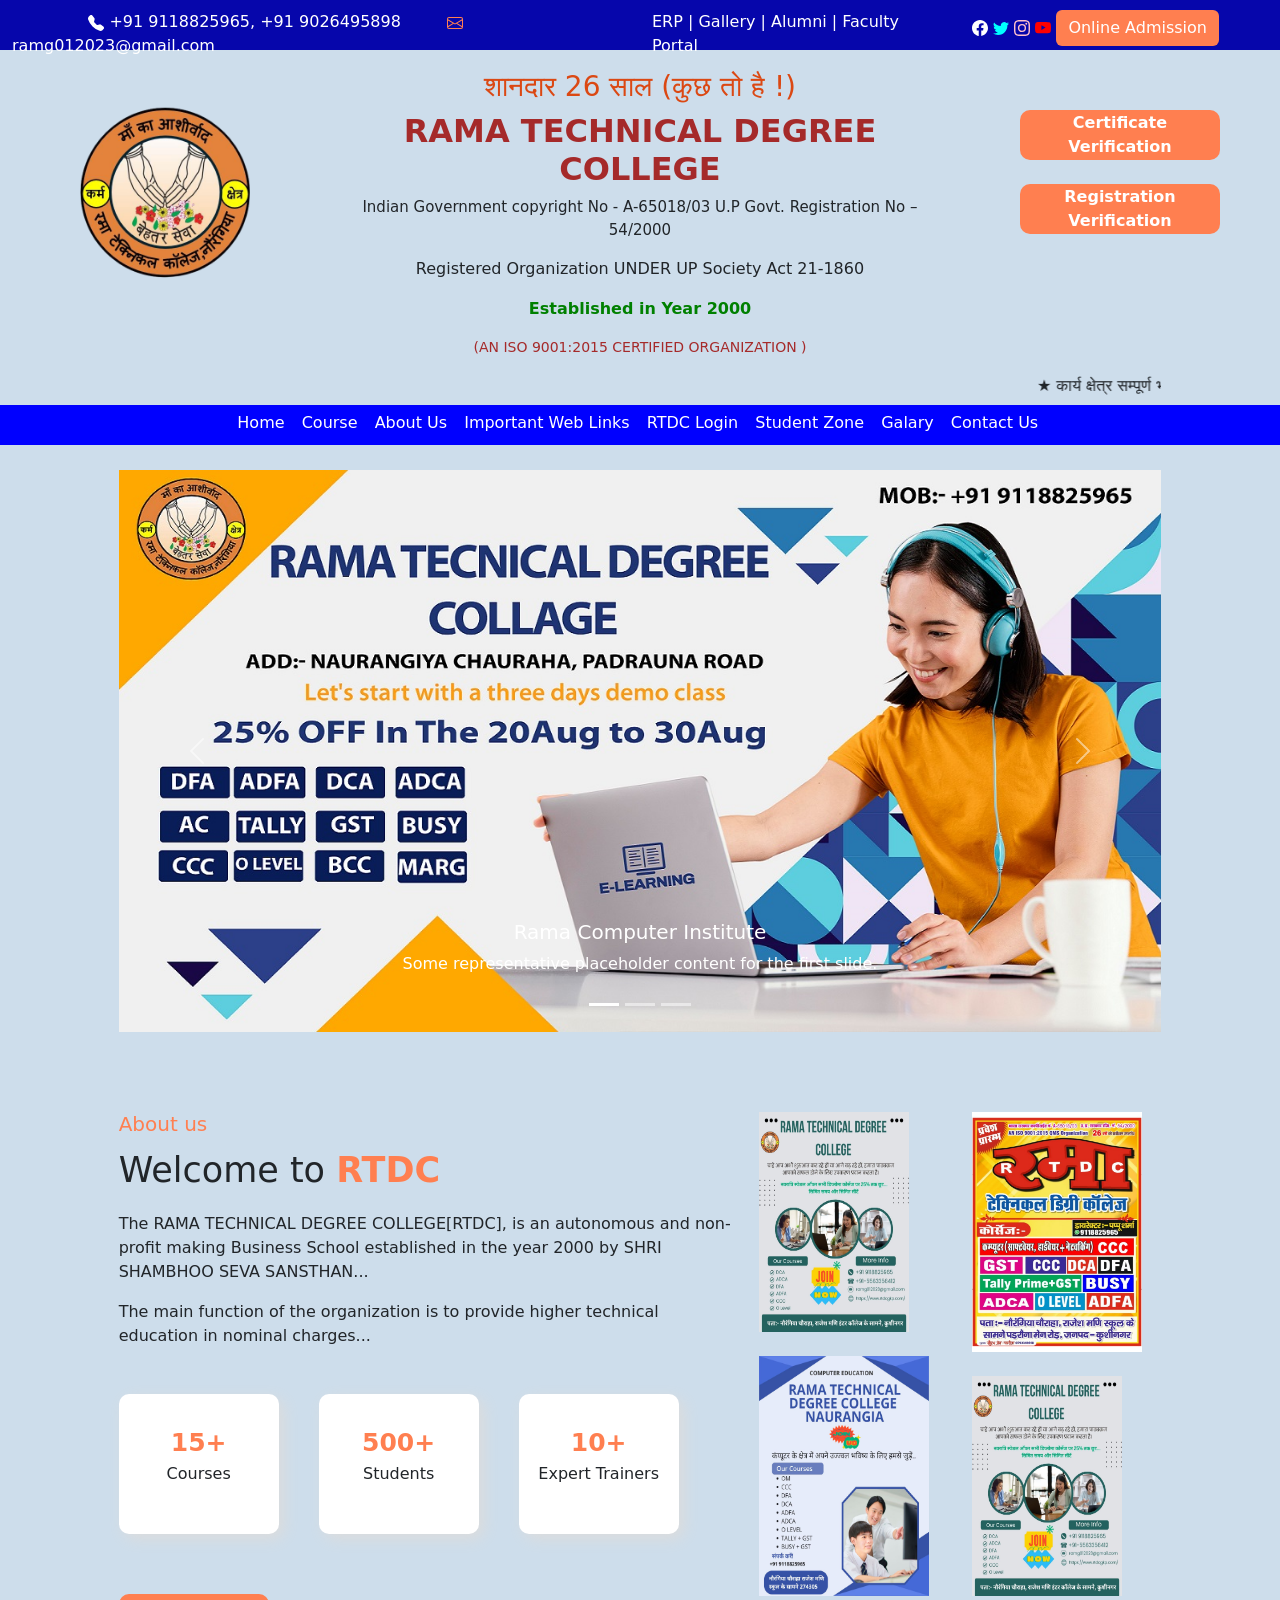
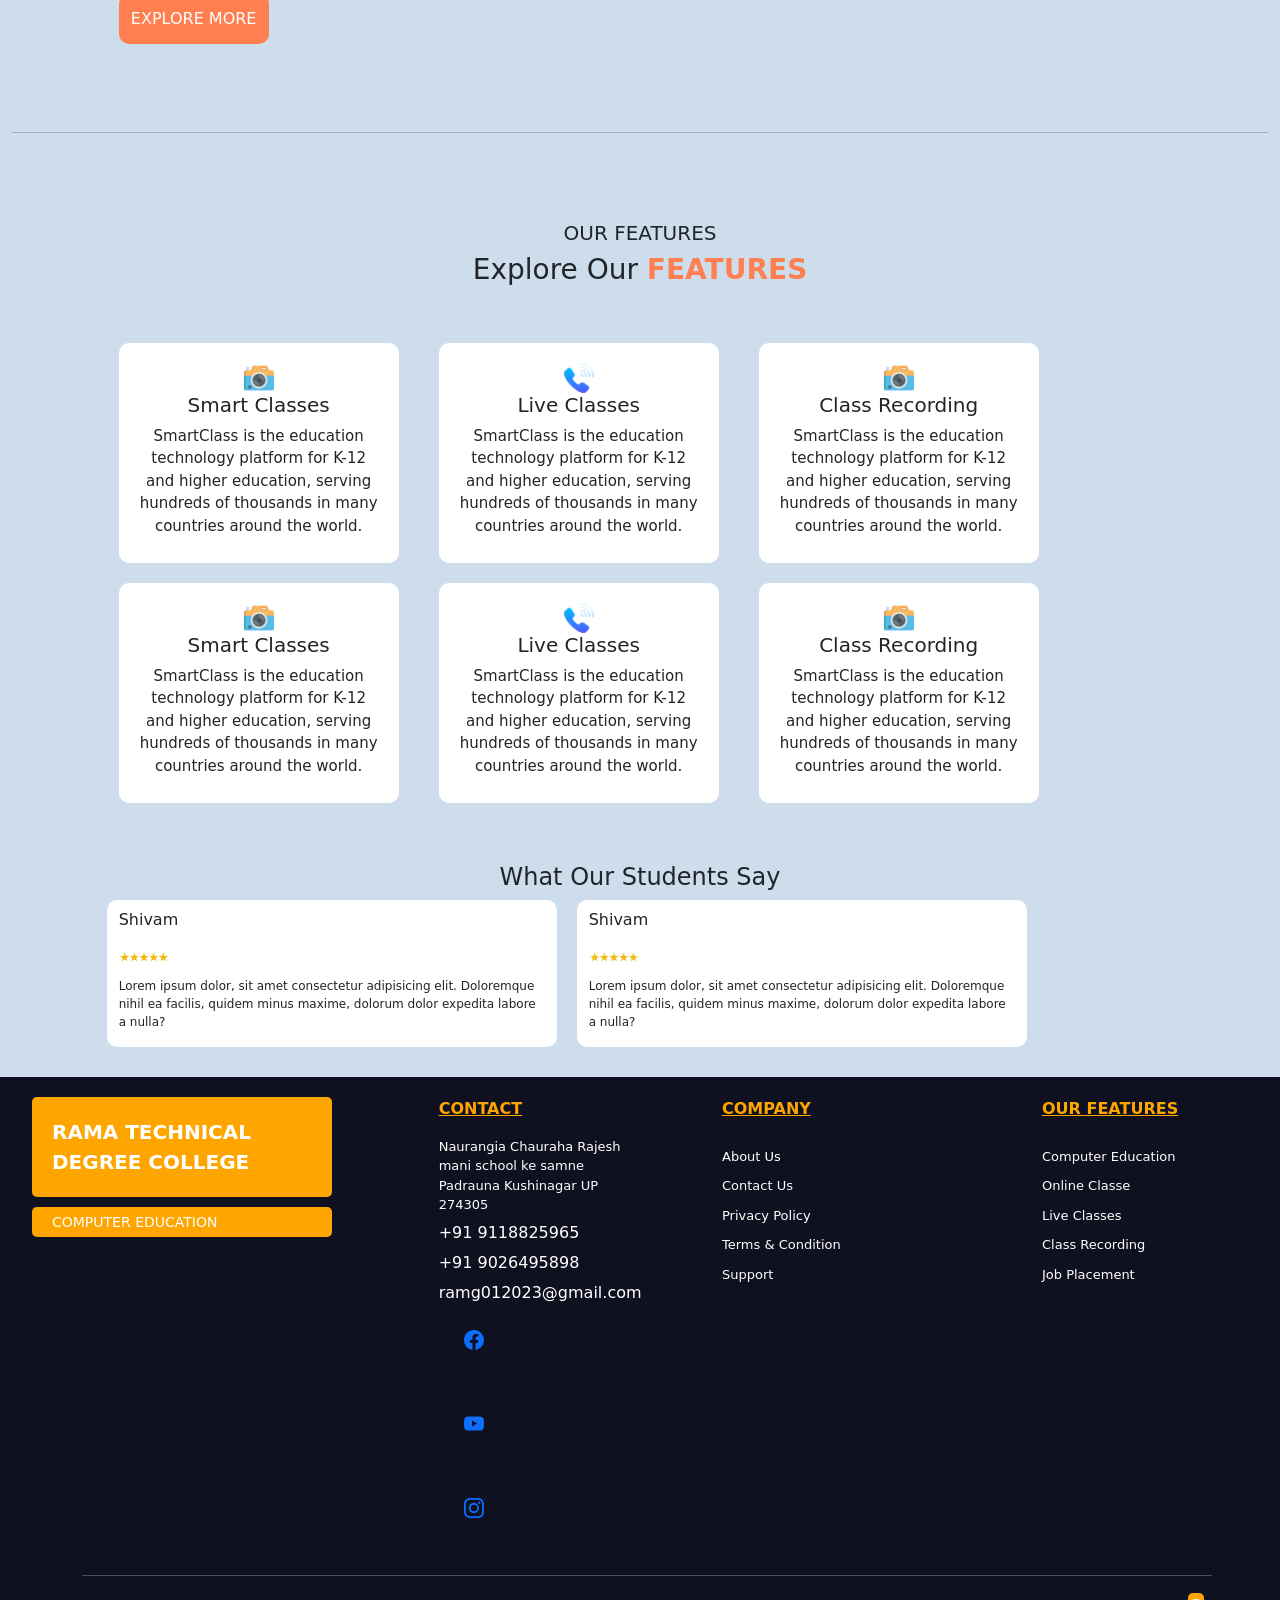
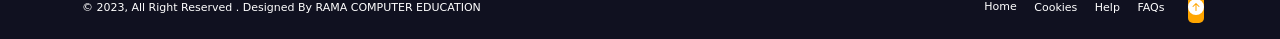
<file: index.html>
<!doctype html>
<html lang="en">
  <head>
    <!-- Required meta tags -->
    <meta charset="utf-8">
    <meta name="viewport" content="width=device-width, initial-scale=1">

    <!-- Bootstrap CSS -->
    <link href="https://cdn.jsdelivr.net/npm/bootstrap@5.0.2/dist/css/bootstrap.min.css" rel="stylesheet" integrity="sha384-EVSTQN3/azprG1Anm3QDgpJLIm9Nao0Yz1ztcQTwFspd3yD65VohhpuuCOmLASjC" crossorigin="anonymous">

    <title>Rama Computer</title>
    <link rel="stylesheet" href="style.css">
  </head>
  <body>
  

    <!-- Optional JavaScript; choose one of the two! -->

    <!-- Option 1: Bootstrap Bundle with Popper -->
    <script src="https://cdn.jsdelivr.net/npm/bootstrap@5.0.2/dist/js/bootstrap.bundle.min.js" integrity="sha384-MrcW6ZMFYlzcLA8Nl+NtUVF0sA7MsXsP1UyJoMp4YLEuNSfAP+JcXn/tWtIaxVXM" crossorigin="anonymous"></script>

    <!-- Option 2: Separate Popper and Bootstrap JS -->
    <!--
    <script src="https://cdn.jsdelivr.net/npm/@popperjs/core@2.9.2/dist/umd/popper.min.js" integrity="sha384-IQsoLXl5PILFhosVNubq5LC7Qb9DXgDA9i+tQ8Zj3iwWAwPtgFTxbJ8NT4GN1R8p" crossorigin="anonymous"></script>
    <script src="https://cdn.jsdelivr.net/npm/bootstrap@5.0.2/dist/js/bootstrap.min.js" integrity="sha384-cVKIPhGWiC2Al4u+LWgxfKTRIcfu0JTxR+EQDz/bgldoEyl4H0zUF0QKbrJ0EcQF" crossorigin="anonymous"></script>
    -->

<div class="container-fluid">
    <div class="row" id="firstrow">
<div class="col-6">
     &nbsp; &nbsp; &nbsp; &nbsp; &nbsp; &nbsp; &nbsp; &nbsp;<svg xmlns="http://www.w3.org/2000/svg" width="16" height="16" fill="currentColor" class="bi bi-telephone-fill" viewBox="0 0 16 16">
  <path fill-rule="evenodd" d="M1.885.511a1.745 1.745 0 0 1 2.61.163L6.29 2.98c.329.423.445.974.315 1.494l-.547 2.19a.68.68 0 0 0 .178.643l2.457 2.457a.68.68 0 0 0 .644.178l2.189-.547a1.75 1.75 0 0 1 1.494.315l2.306 1.794c.829.645.905 1.87.163 2.611l-1.034 1.034c-.74.74-1.846 1.065-2.877.702a18.6 18.6 0 0 1-7.01-4.42 18.6 18.6 0 0 1-4.42-7.009c-.362-1.03-.037-2.137.703-2.877z"/>
</svg> +91 9118825965, +91 9026495898  &nbsp; &nbsp; &nbsp; &nbsp;
 <svg xmlns="http://www.w3.org/2000/svg" style="color: coral;" width="16" height="16" fill="currentColor" class="bi bi-envelope" viewBox="0 0 16 16">
  <path d="M0 4a2 2 0 0 1 2-2h12a2 2 0 0 1 2 2v8a2 2 0 0 1-2 2H2a2 2 0 0 1-2-2zm2-1a1 1 0 0 0-1 1v.217l7 4.2 7-4.2V4a1 1 0 0 0-1-1zm13 2.383-4.708 2.825L15 11.105zm-.034 6.876-5.64-3.471L8 9.583l-1.326-.795-5.64 3.47A1 1 0 0 0 2 13h12a1 1 0 0 0 .966-.741M1 11.105l4.708-2.897L1 5.383z"/>
</svg> ramg012023@gmail.com
</div>
<div class="col-3" id="col4">
    <a href="" id="col4">ERP |</a>
    <a href="" id="col4"> Gallery  |</a>
    <a href="" id="col4">Alumni  |</a>
    <a href="" id="col4"> Faculty Portal</a>
</div>
<div class="col-3">
     <a href=""><svg xmlns="http://www.w3.org/2000/svg" style="color: white;" width="16" height="16" fill="currentColor" class="bi bi-facebook" viewBox="0 0 16 16">
  <path d="M16 8.049c0-4.446-3.582-8.05-8-8.05C3.58 0-.002 3.603-.002 8.05c0 4.017 2.926 7.347 6.75 7.951v-5.625h-2.03V8.05H6.75V6.275c0-2.017 1.195-3.131 3.022-3.131.876 0 1.791.157 1.791.157v1.98h-1.009c-.993 0-1.303.621-1.303 1.258v1.51h2.218l-.354 2.326H9.25V16c3.824-.604 6.75-3.934 6.75-7.951"/>
</svg></a> 
     <a href=""><svg xmlns="http://www.w3.org/2000/svg" style="color: aqua;" width="16" height="16" fill="currentColor" class="bi bi-twitter" viewBox="0 0 16 16">
  <path d="M5.026 15c6.038 0 9.341-5.003 9.341-9.334q.002-.211-.006-.422A6.7 6.7 0 0 0 16 3.542a6.7 6.7 0 0 1-1.889.518 3.3 3.3 0 0 0 1.447-1.817 6.5 6.5 0 0 1-2.087.793A3.286 3.286 0 0 0 7.875 6.03a9.32 9.32 0 0 1-6.767-3.429 3.29 3.29 0 0 0 1.018 4.382A3.3 3.3 0 0 1 .64 6.575v.045a3.29 3.29 0 0 0 2.632 3.218 3.2 3.2 0 0 1-.865.115 3 3 0 0 1-.614-.057 3.28 3.28 0 0 0 3.067 2.277A6.6 6.6 0 0 1 .78 13.58a6 6 0 0 1-.78-.045A9.34 9.34 0 0 0 5.026 15"/>
</svg></a> 
     <a href=""><svg xmlns="http://www.w3.org/2000/svg" style="color: pink;" width="16" height="16" fill="currentColor" class="bi bi-instagram" viewBox="0 0 16 16">
  <path d="M8 0C5.829 0 5.556.01 4.703.048 3.85.088 3.269.222 2.76.42a3.9 3.9 0 0 0-1.417.923A3.9 3.9 0 0 0 .42 2.76C.222 3.268.087 3.85.048 4.7.01 5.555 0 5.827 0 8.001c0 2.172.01 2.444.048 3.297.04.852.174 1.433.372 1.942.205.526.478.972.923 1.417.444.445.89.719 1.416.923.51.198 1.09.333 1.942.372C5.555 15.99 5.827 16 8 16s2.444-.01 3.298-.048c.851-.04 1.434-.174 1.943-.372a3.9 3.9 0 0 0 1.416-.923c.445-.445.718-.891.923-1.417.197-.509.332-1.09.372-1.942C15.99 10.445 16 10.173 16 8s-.01-2.445-.048-3.299c-.04-.851-.175-1.433-.372-1.941a3.9 3.9 0 0 0-.923-1.417A3.9 3.9 0 0 0 13.24.42c-.51-.198-1.092-.333-1.943-.372C10.443.01 10.172 0 7.998 0zm-.717 1.442h.718c2.136 0 2.389.007 3.232.046.78.035 1.204.166 1.486.275.373.145.64.319.92.599s.453.546.598.92c.11.281.24.705.275 1.485.039.843.047 1.096.047 3.231s-.008 2.389-.047 3.232c-.035.78-.166 1.203-.275 1.485a2.5 2.5 0 0 1-.599.919c-.28.28-.546.453-.92.598-.28.11-.704.24-1.485.276-.843.038-1.096.047-3.232.047s-2.39-.009-3.233-.047c-.78-.036-1.203-.166-1.485-.276a2.5 2.5 0 0 1-.92-.598 2.5 2.5 0 0 1-.6-.92c-.109-.281-.24-.705-.275-1.485-.038-.843-.046-1.096-.046-3.233s.008-2.388.046-3.231c.036-.78.166-1.204.276-1.486.145-.373.319-.64.599-.92s.546-.453.92-.598c.282-.11.705-.24 1.485-.276.738-.034 1.024-.044 2.515-.045zm4.988 1.328a.96.96 0 1 0 0 1.92.96.96 0 0 0 0-1.92m-4.27 1.122a4.109 4.109 0 1 0 0 8.217 4.109 4.109 0 0 0 0-8.217m0 1.441a2.667 2.667 0 1 1 0 5.334 2.667 2.667 0 0 1 0-5.334"/>
</svg></a> 
     <a href=""><svg xmlns="http://www.w3.org/2000/svg" style="color: red;" width="16" height="16" fill="currentColor" class="bi bi-youtube" viewBox="0 0 16 16">
  <path d="M8.051 1.999h.089c.822.003 4.987.033 6.11.335a2.01 2.01 0 0 1 1.415 1.42c.101.38.172.883.22 1.402l.01.104.022.26.008.104c.065.914.073 1.77.074 1.957v.075c-.001.194-.01 1.108-.082 2.06l-.008.105-.009.104c-.05.572-.124 1.14-.235 1.558a2.01 2.01 0 0 1-1.415 1.42c-1.16.312-5.569.334-6.18.335h-.142c-.309 0-1.587-.006-2.927-.052l-.17-.006-.087-.004-.171-.007-.171-.007c-1.11-.049-2.167-.128-2.654-.26a2.01 2.01 0 0 1-1.415-1.419c-.111-.417-.185-.986-.235-1.558L.09 9.82l-.008-.104A31 31 0 0 1 0 7.68v-.123c.002-.215.01-.958.064-1.778l.007-.103.003-.052.008-.104.022-.26.01-.104c.048-.519.119-1.023.22-1.402a2.01 2.01 0 0 1 1.415-1.42c.487-.13 1.544-.21 2.654-.26l.17-.007.172-.006.086-.003.171-.007A100 100 0 0 1 7.858 2zM6.4 5.209v4.818l4.157-2.408z"/>
</svg></a> 
<button class="btn">
    Online Admission
</button>
</div>
    </div>
    
    <div class="row">

      <div class="col-3">
        <img src="img/RTDC_LOGO.png" alt="" class="img">
      </div>
      <div class="col-6" align="center" style="margin-top: 20px;">
        <h3 style="color: rgb(219, 72, 19);">शानदार 26 साल (कुछ तो है !)</h3>
        <h2 style="font-weight: bold; color: brown;">RAMA TECHNICAL DEGREE COLLEGE</h2>
        <p style="font-size: 15px;">Indian Government copyright No - A-65018/03 U.P Govt. Registration No – 54/2000</p>
        <p>
          Registered Organization UNDER UP Society Act 21-1860
        </p>
        <p style="color: green; font-weight: bolder;">
          Established in Year 2000
        </p>
        <p style="color: brown; font-size: 14px;">
          (AN ISO 9001:2015 CERTIFIED ORGANIZATION )
        </p>
      </div>
      <div class="col-3" style="margin-top: 60px;" align="center">
        <span>
          <a href="">
            <button class="bt">Certificate Verification</button>
          </a>
          <br>
          <br>
          <a href="">
            <button class="bt">
              Registration Verification
            </button>
          </a>
        </span>
      </div>
    </div>
    <div class="row">

      <div class="col-1"></div>
      <div class="col-10">
<marquee behavior="" direction="">
 ★ कार्य क्षेत्र सम्पूर्ण भारत । ★ शाखाये खोलने हेतु ऑफिस से सम्पर्क करे । ★ शाखाओ के सभी छात्र अपना रजिस्ट्रेशन ऑनलाइन चेक करे ।
</marquee>
      </div>
      <div class="col-1"></div>

    </div>

    
    <div class="row" id="four">
      <div class="col-2"></div>
      <div class="col-8" style="margin-top: 6px;">

        <a href="index.html" id="ab">Home</a>
        <a href="course.html" id="ab">Course</a>
       
       <a href="vission.html" id="ab">About Us</a>
        <a href="weblink.html" id="ab">Important Web Links</a>
        <a href="login.html" id="ab">RTDC Login</a>
        <a href="stdlgin.html" id="ab">Student Zone</a>
        <a href="gallery.html" id="ab">Galary</a>
        <a href="contact.html" id="ab">Contact Us</a>

      </div>
      <div class="col-2">
      </div>

    </div>
    <div class="row" style="margin-top: 25px;">
      <div class="col-1"></div>
      <div class="col-10">
        <div id="carouselExampleCaptions" class="carousel slide" data-bs-ride="false">
  <div class="carousel-indicators">
    <button type="button" data-bs-target="#carouselExampleCaptions" data-bs-slide-to="0" class="active" aria-current="true" aria-label="Slide 1"></button>
    <button type="button" data-bs-target="#carouselExampleCaptions" data-bs-slide-to="1" aria-label="Slide 2"></button>
    <button type="button" data-bs-target="#carouselExampleCaptions" data-bs-slide-to="2" aria-label="Slide 3"></button>
  </div>
  <div class="carousel-inner">
    <div class="carousel-item active">
      <img src="img/1.jpg" class="d-block w-100" alt="...">
      <div class="carousel-caption d-none d-md-block">
        <h5>Rama Computer Institute</h5>
        <p>Some representative placeholder content for the first slide.</p>
      </div>
    </div>
    <div class="carousel-item">
      <img src="img/2.jpg" class="d-block w-100" alt="...">
      <div class="carousel-caption d-none d-md-block">
        <h5>Rama Computer Institute</h5>
        <p>Some representative placeholder content for the second slide.</p>
      </div>
    </div>
    <div class="carousel-item">
      <img src="img/3.jpg" class="d-block w-100" alt="...">
      <div class="carousel-caption d-none d-md-block">
        <h5>Rama Computer Institute</h5>
        <p>Some representative placeholder content for the third slide.</p>
      </div>
    </div>
  </div>
  <button class="carousel-control-prev" type="button" data-bs-target="#carouselExampleCaptions" data-bs-slide="prev">
    <span class="carousel-control-prev-icon" aria-hidden="true"></span>
    <span class="visually-hidden">Previous</span>
  </button>
  <button class="carousel-control-next" type="button" data-bs-target="#carouselExampleCaptions" data-bs-slide="next">
    <span class="carousel-control-next-icon" aria-hidden="true"></span>
    <span class="visually-hidden">Next</span>
  </button>
</div>
      </div>
      <div class="col-1"></div>
    </div>







 
<div class="row" style="margin-top: 80px;">
  <div class="col-1"></div>
  <div class="col-6">
    <h5 style="color: coral;">About us</h5>
    <p style="font-size: 35px;">
      Welcome to <span style="color: coral; font-weight: bold;">RTDC</span>
    </p>
    <p>
      The RAMA TECHNICAL DEGREE COLLEGE[RTDC], is an autonomous and non-profit making Business School established in the year 2000 by SHRI SHAMBHOO SEVA SANSTHAN...
    </p>
    <p>
      The main function of the organization is to provide higher technical education in nominal charges...
    </p>
    <div class="box">
      <div class="d"><span class="sp">15+</span> <br> Courses</div>
    <div  class="d"><span class="sp">500+</span> <br>Students</div>
    <div  class="d"><span class="sp">10+</span> <br>Expert Trainers</div>
    </div>
    <button class="exp">
      EXPLORE MORE
    </button>
  </div>
  <div class="col-2">
    <img src="img/POST1.jpg" alt="" class="im">
    <br>
    <br>
    <img src="img/POST 2.jpg" alt="" class="imm">

  </div>
  <div class="col-2">
    <img src="img/POST3.jpg" alt="" class="imm">
    <br>
    <br>
    <img src="img/POST1.jpg" alt="" class="im">

  </div>
  <div class="col-1"></div>
</div>

<br>
<br>
<br>
<hr>
<br>
<br>
<br>
<div class="row">
  <div class="col" align="center">
    <h5>OUR FEATURES</h5>
    <h3>Explore Our <span style="color: coral; font-weight: bold;">FEATURES</span></h3>
  </div>
</div>
<br>
<br>
<div class="row">
  <div class="col-1"></div>
  <div class="col-3">
    <div class="ft">
      <img src="img/1042339.png" alt="" width="30px">
      <h5>Smart Classes</h5>
      <p  style="font-size: 15px;">
        SmartClass is the education technology platform for K-12 and higher education, serving hundreds of thousands in many countries around the world.
      </p>
    </div>
  </div>
  <div class="col-3">
<div class="ft">
      <img src="img/4213179.png" alt="" width="30px">
      <h5>Live Classes</h5>
      <p  style="font-size: 15px;">
        SmartClass is the education technology platform for K-12 and higher education, serving hundreds of thousands in many countries around the world.
      </p>
    </div>
  </div>
  <div class="col-3">
<div class="ft">
      <img src="img/1042339.png" alt="" width="30px">
      <h5>Class Recording</h5>
      <p style="font-size: 15px;">
        SmartClass is the education technology platform for K-12 and higher education, serving hundreds of thousands in many countries around the world.
      </p>
    </div>
  </div>

</div>


<div class="row" style="margin-top: 20px;">
  <div class="col-1"></div>
  <div class="col-3">
    <div class="ft">
      <img src="img/1042339.png" alt="" width="30px">
      <h5>Smart Classes</h5>
      <p  style="font-size: 15px;">
        SmartClass is the education technology platform for K-12 and higher education, serving hundreds of thousands in many countries around the world.
      </p>
    </div>
  </div>
  <div class="col-3">
<div class="ft">
      <img src="img/4213179.png" alt="" width="30px">
      <h5>Live Classes</h5>
      <p  style="font-size: 15px;">
        SmartClass is the education technology platform for K-12 and higher education, serving hundreds of thousands in many countries around the world.
      </p>
    </div>
  </div>
  <div class="col-3">
<div class="ft">
      <img src="img/1042339.png" alt="" width="30px">
      <h5>Class Recording</h5>
      <p style="font-size: 15px;">
        SmartClass is the education technology platform for K-12 and higher education, serving hundreds of thousands in many countries around the world.
      </p>
    </div>
    <div class="col-2"></div>
  </div>

</div>
<div class="row" style="margin-top: 60px;">
  <div class="col" align="center">
    <h4>What Our Students Say</h4>
  </div>
</div>
<div class="row">
  <div class="col-1"></div>
  <div class="col-5" style="background-color: white; padding-top: 10px; border-radius: 10px; width: 450px;">
    <div class="stt">
      <h6>Shivam</h6>
      <img src="img/images.jfif" width="50px" alt="">
      <p style="font-size: 12px;">
        Lorem ipsum dolor, sit amet consectetur adipisicing elit. Doloremque nihil ea facilis, quidem minus maxime, dolorum dolor expedita labore a nulla? 
    </div>
  </div>
  <div class="col-5" style="background-color: white; padding-top: 10px; border-radius: 10px; width: 450px; margin-left: 20px;">
<div class="stt">
      <h6>Shivam</h6>
      <img src="img/images.jfif" width="50px" alt="">
      <p style="font-size: 12px;">
        Lorem ipsum dolor, sit amet consectetur adipisicing elit. Doloremque nihil ea facilis, quidem minus maxime, dolorum dolor expedita labore a nulla? 
    </div>
  </div>
  <div class="col-1"></div>
</div>



<!--Footer Section-->


<footer>
  <div class="row" style="background-color: rgb(16, 17, 32); margin-top: 30px; ">
    <div class="col-4">
      <div class="con">
        RAMA TECHNICAL DEGREE COLLEGE
      </div>
      <p class="ce">
        COMPUTER EDUCATION
      </p>
    </div>
    <div class="col-2">
      <p class="cn">
        CONTACT
      </p>
      <p style="color: white; font-size: 13px; ">
        Naurangia Chauraha Rajesh mani school ke samne
        <br>
        Padrauna Kushinagar UP 274305
      <p style="margin-top: -10px; color: white;">+91 9118825965</p>
       <p style="margin-top: -10px; color: white;"> +91 9026495898</p>
    
      <p style="margin-top: -10px; color: white;"> ramg012023@gmail.com
        <br>
        <a href="" class="icon"><svg xmlns="http://www.w3.org/2000/svg" width="20" height="20" fill="currentColor" class="bi bi-facebook" viewBox="0 0 16 16">
  <path d="M16 8.049c0-4.446-3.582-8.05-8-8.05C3.58 0-.002 3.603-.002 8.05c0 4.017 2.926 7.347 6.75 7.951v-5.625h-2.03V8.05H6.75V6.275c0-2.017 1.195-3.131 3.022-3.131.876 0 1.791.157 1.791.157v1.98h-1.009c-.993 0-1.303.621-1.303 1.258v1.51h2.218l-.354 2.326H9.25V16c3.824-.604 6.75-3.934 6.75-7.951"/>
</svg></a>
        <a href="" class="icon">
          <svg xmlns="http://www.w3.org/2000/svg" width="20" height="20" fill="currentColor" class="bi bi-youtube" viewBox="0 0 16 16">
  <path d="M8.051 1.999h.089c.822.003 4.987.033 6.11.335a2.01 2.01 0 0 1 1.415 1.42c.101.38.172.883.22 1.402l.01.104.022.26.008.104c.065.914.073 1.77.074 1.957v.075c-.001.194-.01 1.108-.082 2.06l-.008.105-.009.104c-.05.572-.124 1.14-.235 1.558a2.01 2.01 0 0 1-1.415 1.42c-1.16.312-5.569.334-6.18.335h-.142c-.309 0-1.587-.006-2.927-.052l-.17-.006-.087-.004-.171-.007-.171-.007c-1.11-.049-2.167-.128-2.654-.26a2.01 2.01 0 0 1-1.415-1.419c-.111-.417-.185-.986-.235-1.558L.09 9.82l-.008-.104A31 31 0 0 1 0 7.68v-.123c.002-.215.01-.958.064-1.778l.007-.103.003-.052.008-.104.022-.26.01-.104c.048-.519.119-1.023.22-1.402a2.01 2.01 0 0 1 1.415-1.42c.487-.13 1.544-.21 2.654-.26l.17-.007.172-.006.086-.003.171-.007A100 100 0 0 1 7.858 2zM6.4 5.209v4.818l4.157-2.408z"/>
</svg>
        </a>
        <a href="" class="icon"><svg xmlns="http://www.w3.org/2000/svg" width="20" height="20" fill="currentColor" class="bi bi-instagram" viewBox="0 0 16 16">
  <path d="M8 0C5.829 0 5.556.01 4.703.048 3.85.088 3.269.222 2.76.42a3.9 3.9 0 0 0-1.417.923A3.9 3.9 0 0 0 .42 2.76C.222 3.268.087 3.85.048 4.7.01 5.555 0 5.827 0 8.001c0 2.172.01 2.444.048 3.297.04.852.174 1.433.372 1.942.205.526.478.972.923 1.417.444.445.89.719 1.416.923.51.198 1.09.333 1.942.372C5.555 15.99 5.827 16 8 16s2.444-.01 3.298-.048c.851-.04 1.434-.174 1.943-.372a3.9 3.9 0 0 0 1.416-.923c.445-.445.718-.891.923-1.417.197-.509.332-1.09.372-1.942C15.99 10.445 16 10.173 16 8s-.01-2.445-.048-3.299c-.04-.851-.175-1.433-.372-1.941a3.9 3.9 0 0 0-.923-1.417A3.9 3.9 0 0 0 13.24.42c-.51-.198-1.092-.333-1.943-.372C10.443.01 10.172 0 7.998 0zm-.717 1.442h.718c2.136 0 2.389.007 3.232.046.78.035 1.204.166 1.486.275.373.145.64.319.92.599s.453.546.598.92c.11.281.24.705.275 1.485.039.843.047 1.096.047 3.231s-.008 2.389-.047 3.232c-.035.78-.166 1.203-.275 1.485a2.5 2.5 0 0 1-.599.919c-.28.28-.546.453-.92.598-.28.11-.704.24-1.485.276-.843.038-1.096.047-3.232.047s-2.39-.009-3.233-.047c-.78-.036-1.203-.166-1.485-.276a2.5 2.5 0 0 1-.92-.598 2.5 2.5 0 0 1-.6-.92c-.109-.281-.24-.705-.275-1.485-.038-.843-.046-1.096-.046-3.233s.008-2.388.046-3.231c.036-.78.166-1.204.276-1.486.145-.373.319-.64.599-.92s.546-.453.92-.598c.282-.11.705-.24 1.485-.276.738-.034 1.024-.044 2.515-.045zm4.988 1.328a.96.96 0 1 0 0 1.92.96.96 0 0 0 0-1.92m-4.27 1.122a4.109 4.109 0 1 0 0 8.217 4.109 4.109 0 0 0 0-8.217m0 1.441a2.667 2.667 0 1 1 0 5.334 2.667 2.667 0 0 1 0-5.334"/>
</svg></a>
</p>
      </p>


    </div>
    <div class="col-3">
<p style="color: orange; font-weight: bold; margin-top: 20px; text-decoration: underline; margin-left: 70px;">COMPANY</p>
<a href="" class="co">About Us</a>
<a href="" class="co">Contact Us</a>
<a href="" class="co">Privacy Policy</a>
<a href="" class="co">Terms & Condition</a>
<a href="" class="co">Support</a>
    </div>
    <div class="col-3">
<p style="color: orange; font-weight: bold; margin-top: 20px; text-decoration: underline; margin-left: 70px;">OUR FEATURES</p>
<a href="" class="co">Computer Education</a>
<a href="" class="co">Online Classe</a>
<a href="" class="co">Live Classes</a>
<a href="" class="co">Class Recording</a>
<a href="" class="co">Job Placement</a>
    </div>
<div class="hr">
  <hr style="color: white; height: 2px; width: 90%; margin-left: 70px;">
  <p style="margin-left: 70px; color: white; font-size: 11px;">
    © 2023, All Right Reserved . Designed By RAMA COMPUTER EDUCATION
   <a href="" style="margin-left: 500px; text-decoration: none; color: white;">Home </a>
   &nbsp;   &nbsp; 
   <a href="" style=" text-decoration: none; color: white;">Cookies</a>
   &nbsp;   &nbsp; 
   <a href="" style=" text-decoration: none; color: white;">Help </a>
    &nbsp;   &nbsp; 
   <a href="" style=" text-decoration: none; color: white;">FAQs </a>
   <a href="">
    <button style="background-color: orange; color: white; height: 30px; border: none; border-radius: 5px; margin-left: 20px;"><svg xmlns="http://www.w3.org/2000/svg" width="16" height="16" fill="currentColor" class="bi bi-arrow-up-circle-fill" viewBox="0 0 16 16">
  <path d="M16 8A8 8 0 1 0 0 8a8 8 0 0 0 16 0m-7.5 3.5a.5.5 0 0 1-1 0V5.707L5.354 7.854a.5.5 0 1 1-.708-.708l3-3a.5.5 0 0 1 .708 0l3 3a.5.5 0 0 1-.708.708L8.5 5.707z"/>
</svg></button>
   </a>
  </p>
  
  </p>
</div>

  </div>

</footer>

</div>




  </body>
</html>
</file>
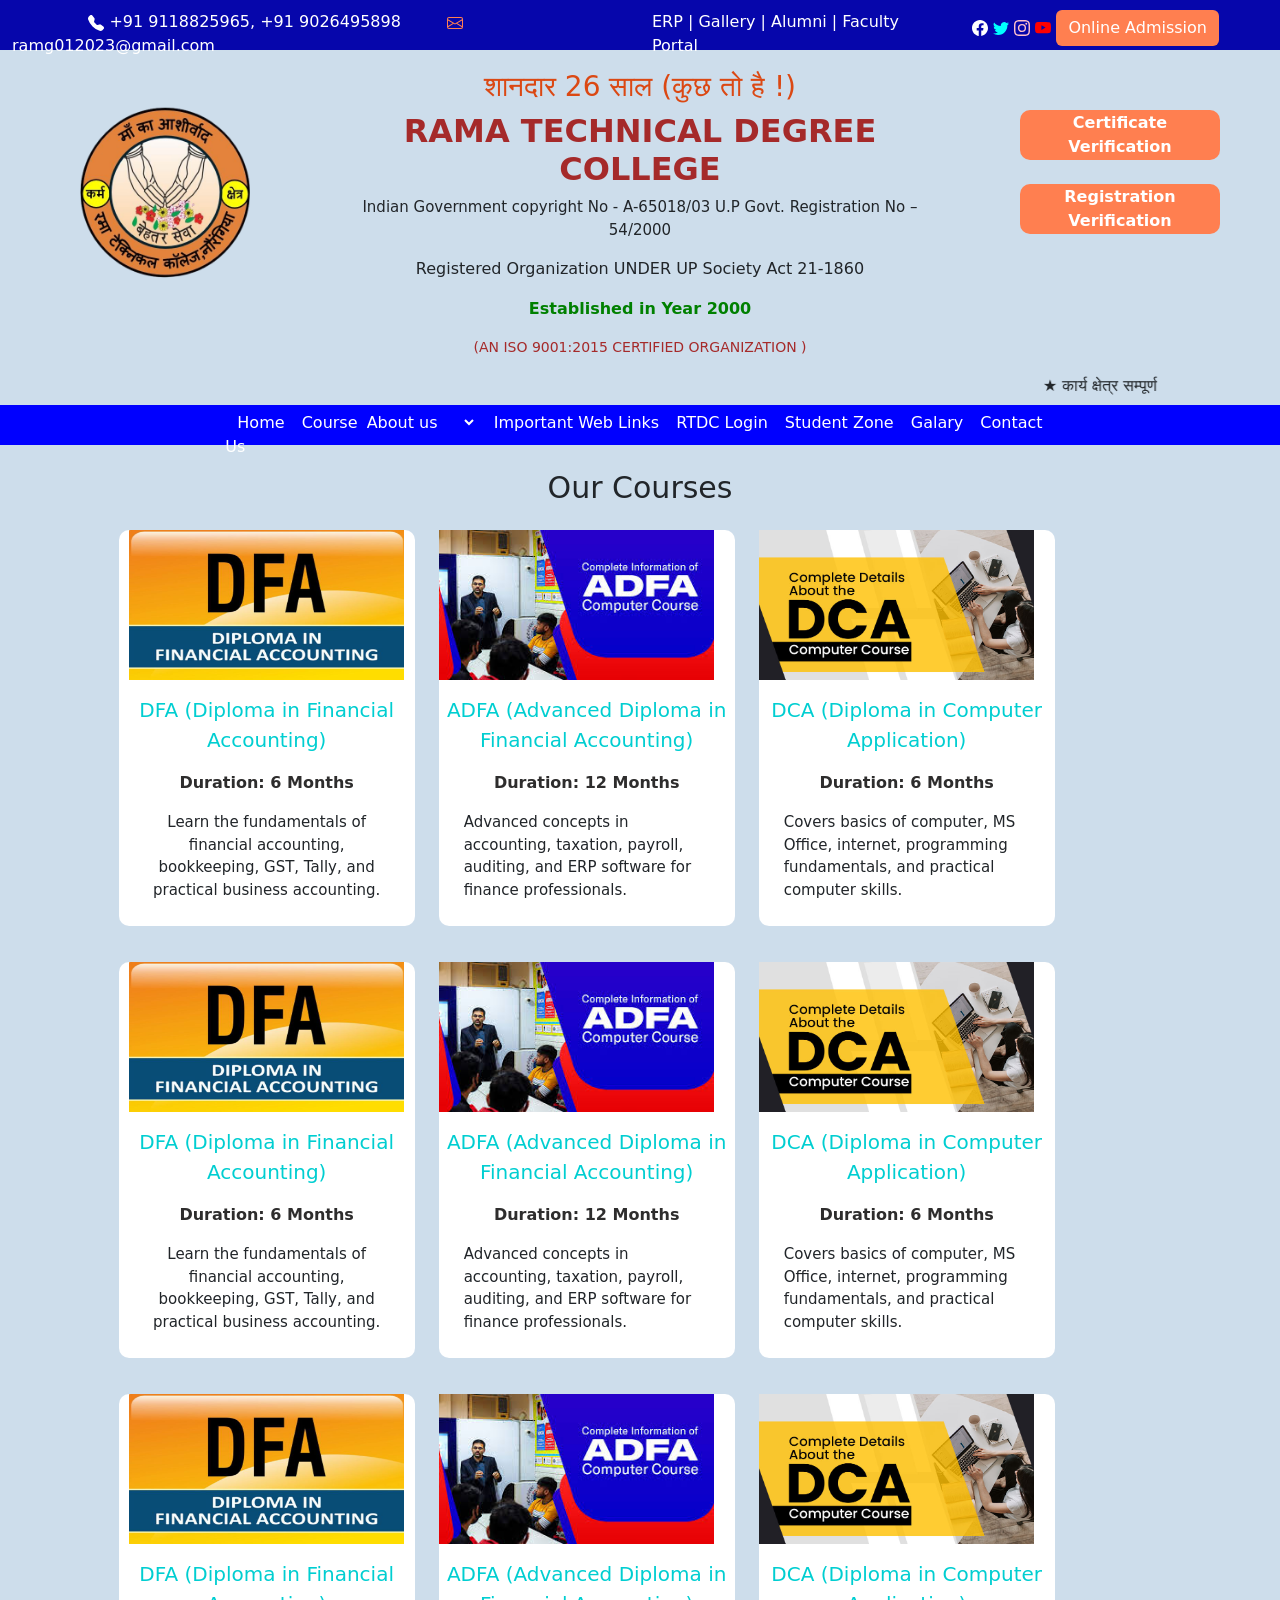
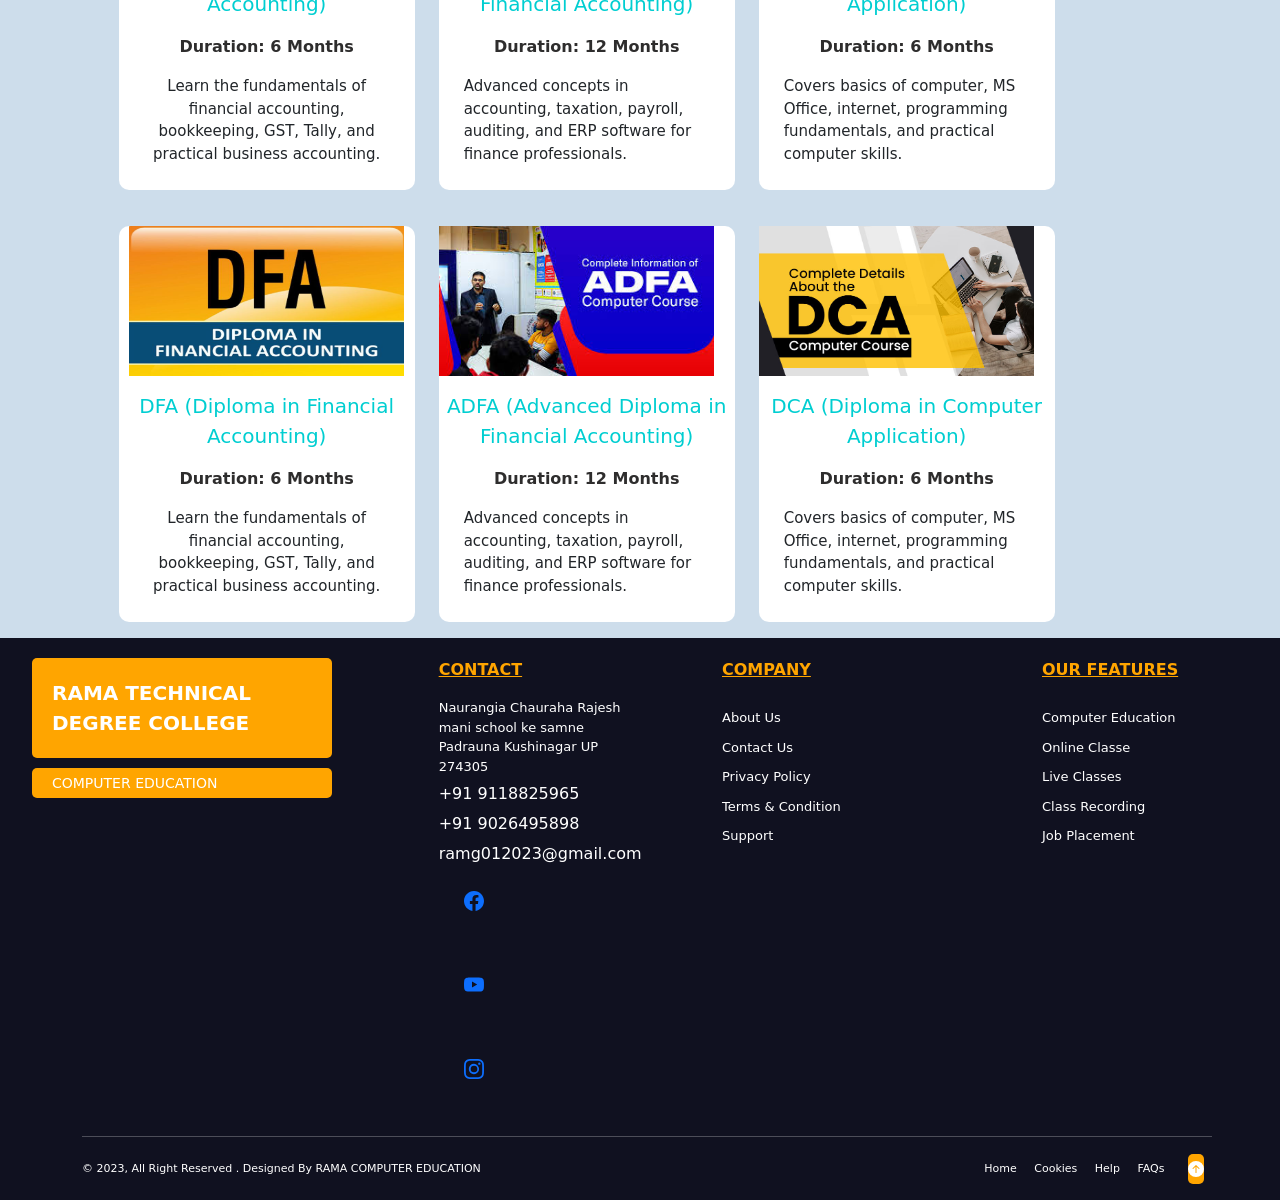
<file: course.html>
<!doctype html>
<html lang="en">
  <head>
    <!-- Required meta tags -->
    <meta charset="utf-8">
    <meta name="viewport" content="width=device-width, initial-scale=1">

    <!-- Bootstrap CSS -->
    <link href="https://cdn.jsdelivr.net/npm/bootstrap@5.0.2/dist/css/bootstrap.min.css" rel="stylesheet" integrity="sha384-EVSTQN3/azprG1Anm3QDgpJLIm9Nao0Yz1ztcQTwFspd3yD65VohhpuuCOmLASjC" crossorigin="anonymous">

    <title>Rama Computer</title>
    <link rel="stylesheet" href="style.css">
  </head>
  <body>
  

    <!-- Optional JavaScript; choose one of the two! -->

    <!-- Option 1: Bootstrap Bundle with Popper -->
    <script src="https://cdn.jsdelivr.net/npm/bootstrap@5.0.2/dist/js/bootstrap.bundle.min.js" integrity="sha384-MrcW6ZMFYlzcLA8Nl+NtUVF0sA7MsXsP1UyJoMp4YLEuNSfAP+JcXn/tWtIaxVXM" crossorigin="anonymous"></script>

    <!-- Option 2: Separate Popper and Bootstrap JS -->
    <!--
    <script src="https://cdn.jsdelivr.net/npm/@popperjs/core@2.9.2/dist/umd/popper.min.js" integrity="sha384-IQsoLXl5PILFhosVNubq5LC7Qb9DXgDA9i+tQ8Zj3iwWAwPtgFTxbJ8NT4GN1R8p" crossorigin="anonymous"></script>
    <script src="https://cdn.jsdelivr.net/npm/bootstrap@5.0.2/dist/js/bootstrap.min.js" integrity="sha384-cVKIPhGWiC2Al4u+LWgxfKTRIcfu0JTxR+EQDz/bgldoEyl4H0zUF0QKbrJ0EcQF" crossorigin="anonymous"></script>
    -->

<div class="container-fluid">
    <div class="row" id="firstrow">
<div class="col-6">
     &nbsp; &nbsp; &nbsp; &nbsp; &nbsp; &nbsp; &nbsp; &nbsp;<svg xmlns="http://www.w3.org/2000/svg" width="16" height="16" fill="currentColor" class="bi bi-telephone-fill" viewBox="0 0 16 16">
  <path fill-rule="evenodd" d="M1.885.511a1.745 1.745 0 0 1 2.61.163L6.29 2.98c.329.423.445.974.315 1.494l-.547 2.19a.68.68 0 0 0 .178.643l2.457 2.457a.68.68 0 0 0 .644.178l2.189-.547a1.75 1.75 0 0 1 1.494.315l2.306 1.794c.829.645.905 1.87.163 2.611l-1.034 1.034c-.74.74-1.846 1.065-2.877.702a18.6 18.6 0 0 1-7.01-4.42 18.6 18.6 0 0 1-4.42-7.009c-.362-1.03-.037-2.137.703-2.877z"/>
</svg> +91 9118825965, +91 9026495898  &nbsp; &nbsp; &nbsp; &nbsp;
 <svg xmlns="http://www.w3.org/2000/svg" style="color: coral;" width="16" height="16" fill="currentColor" class="bi bi-envelope" viewBox="0 0 16 16">
  <path d="M0 4a2 2 0 0 1 2-2h12a2 2 0 0 1 2 2v8a2 2 0 0 1-2 2H2a2 2 0 0 1-2-2zm2-1a1 1 0 0 0-1 1v.217l7 4.2 7-4.2V4a1 1 0 0 0-1-1zm13 2.383-4.708 2.825L15 11.105zm-.034 6.876-5.64-3.471L8 9.583l-1.326-.795-5.64 3.47A1 1 0 0 0 2 13h12a1 1 0 0 0 .966-.741M1 11.105l4.708-2.897L1 5.383z"/>
</svg> ramg012023@gmail.com
</div>
<div class="col-3" id="col4">
    <a href="" id="col4">ERP |</a>
    <a href="" id="col4"> Gallery  |</a>
    <a href="" id="col4">Alumni  |</a>
    <a href="" id="col4"> Faculty Portal</a>
</div>
<div class="col-3">
     <a href=""><svg xmlns="http://www.w3.org/2000/svg" style="color: white;" width="16" height="16" fill="currentColor" class="bi bi-facebook" viewBox="0 0 16 16">
  <path d="M16 8.049c0-4.446-3.582-8.05-8-8.05C3.58 0-.002 3.603-.002 8.05c0 4.017 2.926 7.347 6.75 7.951v-5.625h-2.03V8.05H6.75V6.275c0-2.017 1.195-3.131 3.022-3.131.876 0 1.791.157 1.791.157v1.98h-1.009c-.993 0-1.303.621-1.303 1.258v1.51h2.218l-.354 2.326H9.25V16c3.824-.604 6.75-3.934 6.75-7.951"/>
</svg></a> 
     <a href=""><svg xmlns="http://www.w3.org/2000/svg" style="color: aqua;" width="16" height="16" fill="currentColor" class="bi bi-twitter" viewBox="0 0 16 16">
  <path d="M5.026 15c6.038 0 9.341-5.003 9.341-9.334q.002-.211-.006-.422A6.7 6.7 0 0 0 16 3.542a6.7 6.7 0 0 1-1.889.518 3.3 3.3 0 0 0 1.447-1.817 6.5 6.5 0 0 1-2.087.793A3.286 3.286 0 0 0 7.875 6.03a9.32 9.32 0 0 1-6.767-3.429 3.29 3.29 0 0 0 1.018 4.382A3.3 3.3 0 0 1 .64 6.575v.045a3.29 3.29 0 0 0 2.632 3.218 3.2 3.2 0 0 1-.865.115 3 3 0 0 1-.614-.057 3.28 3.28 0 0 0 3.067 2.277A6.6 6.6 0 0 1 .78 13.58a6 6 0 0 1-.78-.045A9.34 9.34 0 0 0 5.026 15"/>
</svg></a> 
     <a href=""><svg xmlns="http://www.w3.org/2000/svg" style="color: pink;" width="16" height="16" fill="currentColor" class="bi bi-instagram" viewBox="0 0 16 16">
  <path d="M8 0C5.829 0 5.556.01 4.703.048 3.85.088 3.269.222 2.76.42a3.9 3.9 0 0 0-1.417.923A3.9 3.9 0 0 0 .42 2.76C.222 3.268.087 3.85.048 4.7.01 5.555 0 5.827 0 8.001c0 2.172.01 2.444.048 3.297.04.852.174 1.433.372 1.942.205.526.478.972.923 1.417.444.445.89.719 1.416.923.51.198 1.09.333 1.942.372C5.555 15.99 5.827 16 8 16s2.444-.01 3.298-.048c.851-.04 1.434-.174 1.943-.372a3.9 3.9 0 0 0 1.416-.923c.445-.445.718-.891.923-1.417.197-.509.332-1.09.372-1.942C15.99 10.445 16 10.173 16 8s-.01-2.445-.048-3.299c-.04-.851-.175-1.433-.372-1.941a3.9 3.9 0 0 0-.923-1.417A3.9 3.9 0 0 0 13.24.42c-.51-.198-1.092-.333-1.943-.372C10.443.01 10.172 0 7.998 0zm-.717 1.442h.718c2.136 0 2.389.007 3.232.046.78.035 1.204.166 1.486.275.373.145.64.319.92.599s.453.546.598.92c.11.281.24.705.275 1.485.039.843.047 1.096.047 3.231s-.008 2.389-.047 3.232c-.035.78-.166 1.203-.275 1.485a2.5 2.5 0 0 1-.599.919c-.28.28-.546.453-.92.598-.28.11-.704.24-1.485.276-.843.038-1.096.047-3.232.047s-2.39-.009-3.233-.047c-.78-.036-1.203-.166-1.485-.276a2.5 2.5 0 0 1-.92-.598 2.5 2.5 0 0 1-.6-.92c-.109-.281-.24-.705-.275-1.485-.038-.843-.046-1.096-.046-3.233s.008-2.388.046-3.231c.036-.78.166-1.204.276-1.486.145-.373.319-.64.599-.92s.546-.453.92-.598c.282-.11.705-.24 1.485-.276.738-.034 1.024-.044 2.515-.045zm4.988 1.328a.96.96 0 1 0 0 1.92.96.96 0 0 0 0-1.92m-4.27 1.122a4.109 4.109 0 1 0 0 8.217 4.109 4.109 0 0 0 0-8.217m0 1.441a2.667 2.667 0 1 1 0 5.334 2.667 2.667 0 0 1 0-5.334"/>
</svg></a> 
     <a href=""><svg xmlns="http://www.w3.org/2000/svg" style="color: red;" width="16" height="16" fill="currentColor" class="bi bi-youtube" viewBox="0 0 16 16">
  <path d="M8.051 1.999h.089c.822.003 4.987.033 6.11.335a2.01 2.01 0 0 1 1.415 1.42c.101.38.172.883.22 1.402l.01.104.022.26.008.104c.065.914.073 1.77.074 1.957v.075c-.001.194-.01 1.108-.082 2.06l-.008.105-.009.104c-.05.572-.124 1.14-.235 1.558a2.01 2.01 0 0 1-1.415 1.42c-1.16.312-5.569.334-6.18.335h-.142c-.309 0-1.587-.006-2.927-.052l-.17-.006-.087-.004-.171-.007-.171-.007c-1.11-.049-2.167-.128-2.654-.26a2.01 2.01 0 0 1-1.415-1.419c-.111-.417-.185-.986-.235-1.558L.09 9.82l-.008-.104A31 31 0 0 1 0 7.68v-.123c.002-.215.01-.958.064-1.778l.007-.103.003-.052.008-.104.022-.26.01-.104c.048-.519.119-1.023.22-1.402a2.01 2.01 0 0 1 1.415-1.42c.487-.13 1.544-.21 2.654-.26l.17-.007.172-.006.086-.003.171-.007A100 100 0 0 1 7.858 2zM6.4 5.209v4.818l4.157-2.408z"/>
</svg></a> 
<button class="btn">
    Online Admission
</button>
</div>
    </div>
    
    <div class="row">

      <div class="col-3">
        <img src="img/RTDC_LOGO.png" alt="" class="img">
      </div>
      <div class="col-6" align="center" style="margin-top: 20px;">
        <h3 style="color: rgb(219, 72, 19);">शानदार 26 साल (कुछ तो है !)</h3>
        <h2 style="font-weight: bold; color: brown;">RAMA TECHNICAL DEGREE COLLEGE</h2>
        <p style="font-size: 15px;">Indian Government copyright No - A-65018/03 U.P Govt. Registration No – 54/2000</p>
        <p>
          Registered Organization UNDER UP Society Act 21-1860
        </p>
        <p style="color: green; font-weight: bolder;">
          Established in Year 2000
        </p>
        <p style="color: brown; font-size: 14px;">
          (AN ISO 9001:2015 CERTIFIED ORGANIZATION )
        </p>
      </div>
      <div class="col-3" style="margin-top: 60px;" align="center">
        <span>
          <a href="">
            <button class="bt">Certificate Verification</button>
          </a>
          <br>
          <br>
          <a href="">
            <button class="bt">
              Registration Verification
            </button>
          </a>
        </span>
      </div>
    </div>
    <div class="row">

      <div class="col-1"></div>
      <div class="col-10">
<marquee behavior="" direction="">
 ★ कार्य क्षेत्र सम्पूर्ण भारत । ★ शाखाये खोलने हेतु ऑफिस से सम्पर्क करे । ★ शाखाओ के सभी छात्र अपना रजिस्ट्रेशन ऑनलाइन चेक करे ।
</marquee>
      </div>
      <div class="col-1"></div>

    </div>

    
    <div class="row" id="four">
      <div class="col-2"></div>
      <div class="col-8" style="margin-top: 6px;">

         <a href="index.html" id="ab">Home</a>
        <a href="course.html" id="ab">Course</a>
        <select name="" id="st">
          <option value=""><a href="vision.html" id="ab">About us</a></option>
          <option value="vision.html">Our Vission</option>
          <option value="mission.html">Our Mission</option>
          <option value="team.html">Team</option>
        </select>
        <a href="web-links.html" id="ab">Important Web Links</a>
        <a href="login.html" id="ab">RTDC Login</a>
        <a href="stdlgin.html" id="ab">Student Zone</a>
        <a href="gallery.html" id="ab">Galary</a>
        <a href="contact.html" id="ab">Contact Us</a>

      </div>
      <div class="col-2">
      </div>

    </div>
    <!--Course -->
    <div class="row">
      <div class="col" style="text-align: center; font-size: 30px; margin-top: 20px;">
        Our Courses
      </div>
    </div>
    
<div class="row">
  <div class="col-1"></div>
  <div class="col-3" align="center">
<div class="dfa">
  <img src="img/DFA.jpg" alt="" width="275px" height="150px">
  <p style="font-size: 20px; color: darkturquoise; text-align: center; margin-top: 15px;">
    DFA (Diploma in Financial Accounting)
  </p>
  <p style="text-align: center; font-weight: bold; color: rgb(46, 45, 45);">
    Duration: 6 Months
  </p>
  <p style="font-size: 15px; padding: 25px; padding-top: 0px;">
    Learn the fundamentals of financial accounting, bookkeeping, GST, Tally, and practical business accounting.
  </p>
</div>
  </div>
  <div class="col-3">
<div class="dfa">
  <img src="img/ADFA.jpeg" alt="" width="275px" height="150px">
  <p style="font-size: 20px; color: darkturquoise; text-align: center; margin-top: 15px;">
   ADFA (Advanced Diploma in Financial Accounting)
  </p>
  <p style="text-align: center; font-weight: bold; color: rgb(46, 45, 45);">
    Duration: 12 Months
  </p>
  <p style="font-size: 15px; padding: 25px; padding-top: 0px;">
    Advanced concepts in accounting, taxation, payroll, auditing, and ERP software for finance professionals.
  </p>
</div>
  </div>
  <div class="col-3">
<div class="dfa">
  <img src="img/DCA.jpg" alt="" width="275px" height="150px">
  <p style="font-size: 20px; color: darkturquoise; text-align: center; margin-top: 15px;">
    DCA (Diploma in Computer Application)
  </p>
  <p style="text-align: center; font-weight: bold; color: rgb(46, 45, 45);">
    Duration: 6 Months
  </p>
  <p style="font-size: 15px; padding: 25px; padding-top: 0px;">
   Covers basics of computer, MS Office, internet, programming fundamentals, and practical computer skills.
  </p>
</div>
  </div>
  <div class="col-2"></div>
</div>
<div class="row">
  <div class="col-1"></div>
  <div class="col-3" align="center">
<div class="dfa">
  <img src="img/DFA.jpg" alt="" width="275px" height="150px">
  <p style="font-size: 20px; color: darkturquoise; text-align: center; margin-top: 15px;">
    DFA (Diploma in Financial Accounting)
  </p>
  <p style="text-align: center; font-weight: bold; color: rgb(46, 45, 45);">
    Duration: 6 Months
  </p>
  <p style="font-size: 15px; padding: 25px; padding-top: 0px;">
    Learn the fundamentals of financial accounting, bookkeeping, GST, Tally, and practical business accounting.
  </p>
</div>
  </div>
  <div class="col-3">
<div class="dfa">
  <img src="img/ADFA.jpeg" alt="" width="275px" height="150px">
  <p style="font-size: 20px; color: darkturquoise; text-align: center; margin-top: 15px;">
   ADFA (Advanced Diploma in Financial Accounting)
  </p>
  <p style="text-align: center; font-weight: bold; color: rgb(46, 45, 45);">
    Duration: 12 Months
  </p>
  <p style="font-size: 15px; padding: 25px; padding-top: 0px;">
    Advanced concepts in accounting, taxation, payroll, auditing, and ERP software for finance professionals.
  </p>
</div>
  </div>
  <div class="col-3">
<div class="dfa">
  <img src="img/DCA.jpg" alt="" width="275px" height="150px">
  <p style="font-size: 20px; color: darkturquoise; text-align: center; margin-top: 15px;">
    DCA (Diploma in Computer Application)
  </p>
  <p style="text-align: center; font-weight: bold; color: rgb(46, 45, 45);">
    Duration: 6 Months
  </p>
  <p style="font-size: 15px; padding: 25px; padding-top: 0px;">
   Covers basics of computer, MS Office, internet, programming fundamentals, and practical computer skills.
  </p>
</div>
  </div>
  <div class="col-2"></div>
</div>
<div class="row">
  <div class="col-1"></div>
  <div class="col-3" align="center">
<div class="dfa">
  <img src="img/DFA.jpg" alt="" width="275px" height="150px">
  <p style="font-size: 20px; color: darkturquoise; text-align: center; margin-top: 15px;">
    DFA (Diploma in Financial Accounting)
  </p>
  <p style="text-align: center; font-weight: bold; color: rgb(46, 45, 45);">
    Duration: 6 Months
  </p>
  <p style="font-size: 15px; padding: 25px; padding-top: 0px;">
    Learn the fundamentals of financial accounting, bookkeeping, GST, Tally, and practical business accounting.
  </p>
</div>
  </div>
  <div class="col-3">
<div class="dfa">
  <img src="img/ADFA.jpeg" alt="" width="275px" height="150px">
  <p style="font-size: 20px; color: darkturquoise; text-align: center; margin-top: 15px;">
   ADFA (Advanced Diploma in Financial Accounting)
  </p>
  <p style="text-align: center; font-weight: bold; color: rgb(46, 45, 45);">
    Duration: 12 Months
  </p>
  <p style="font-size: 15px; padding: 25px; padding-top: 0px;">
    Advanced concepts in accounting, taxation, payroll, auditing, and ERP software for finance professionals.
  </p>
</div>
  </div>
  <div class="col-3">
<div class="dfa">
  <img src="img/DCA.jpg" alt="" width="275px" height="150px">
  <p style="font-size: 20px; color: darkturquoise; text-align: center; margin-top: 15px;">
    DCA (Diploma in Computer Application)
  </p>
  <p style="text-align: center; font-weight: bold; color: rgb(46, 45, 45);">
    Duration: 6 Months
  </p>
  <p style="font-size: 15px; padding: 25px; padding-top: 0px;">
   Covers basics of computer, MS Office, internet, programming fundamentals, and practical computer skills.
  </p>
</div>
  </div>
  <div class="col-2"></div>
</div>
<div class="row">
  <div class="col-1"></div>
  <div class="col-3" align="center">
<div class="dfa">
  <img src="img/DFA.jpg" alt="" width="275px" height="150px">
  <p style="font-size: 20px; color: darkturquoise; text-align: center; margin-top: 15px;">
    DFA (Diploma in Financial Accounting)
  </p>
  <p style="text-align: center; font-weight: bold; color: rgb(46, 45, 45);">
    Duration: 6 Months
  </p>
  <p style="font-size: 15px; padding: 25px; padding-top: 0px;">
    Learn the fundamentals of financial accounting, bookkeeping, GST, Tally, and practical business accounting.
  </p>
</div>
  </div>
  <div class="col-3">
<div class="dfa">
  <img src="img/ADFA.jpeg" alt="" width="275px" height="150px">
  <p style="font-size: 20px; color: darkturquoise; text-align: center; margin-top: 15px;">
   ADFA (Advanced Diploma in Financial Accounting)
  </p>
  <p style="text-align: center; font-weight: bold; color: rgb(46, 45, 45);">
    Duration: 12 Months
  </p>
  <p style="font-size: 15px; padding: 25px; padding-top: 0px;">
    Advanced concepts in accounting, taxation, payroll, auditing, and ERP software for finance professionals.
  </p>
</div>
  </div>
  <div class="col-3">
<div class="dfa">
  <img src="img/DCA.jpg" alt="" width="275px" height="150px">
  <p style="font-size: 20px; color: darkturquoise; text-align: center; margin-top: 15px;">
    DCA (Diploma in Computer Application)
  </p>
  <p style="text-align: center; font-weight: bold; color: rgb(46, 45, 45);">
    Duration: 6 Months
  </p>
  <p style="font-size: 15px; padding: 25px; padding-top: 0px;">
   Covers basics of computer, MS Office, internet, programming fundamentals, and practical computer skills.
  </p>
</div>
  </div>
  <div class="col-2"></div>
</div>

<!--Footer Section-->


<footer>
  <div class="row" style="background-color: rgb(16, 17, 32); ">
    <div class="col-4">
      <div class="con">
        RAMA TECHNICAL DEGREE COLLEGE
      </div>
      <p class="ce">
        COMPUTER EDUCATION
      </p>
    </div>
    <div class="col-2">
      <p class="cn">
        CONTACT
      </p>
      <p style="color: white; font-size: 13px; ">
        Naurangia Chauraha Rajesh mani school ke samne
        <br>
        Padrauna Kushinagar UP 274305
      <p style="margin-top: -10px; color: white;">+91 9118825965</p>
       <p style="margin-top: -10px; color: white;"> +91 9026495898</p>
    
      <p style="margin-top: -10px; color: white;"> ramg012023@gmail.com
        <br>
        <a href="" class="icon"><svg xmlns="http://www.w3.org/2000/svg" width="20" height="20" fill="currentColor" class="bi bi-facebook" viewBox="0 0 16 16">
  <path d="M16 8.049c0-4.446-3.582-8.05-8-8.05C3.58 0-.002 3.603-.002 8.05c0 4.017 2.926 7.347 6.75 7.951v-5.625h-2.03V8.05H6.75V6.275c0-2.017 1.195-3.131 3.022-3.131.876 0 1.791.157 1.791.157v1.98h-1.009c-.993 0-1.303.621-1.303 1.258v1.51h2.218l-.354 2.326H9.25V16c3.824-.604 6.75-3.934 6.75-7.951"/>
</svg></a>
        <a href="" class="icon">
          <svg xmlns="http://www.w3.org/2000/svg" width="20" height="20" fill="currentColor" class="bi bi-youtube" viewBox="0 0 16 16">
  <path d="M8.051 1.999h.089c.822.003 4.987.033 6.11.335a2.01 2.01 0 0 1 1.415 1.42c.101.38.172.883.22 1.402l.01.104.022.26.008.104c.065.914.073 1.77.074 1.957v.075c-.001.194-.01 1.108-.082 2.06l-.008.105-.009.104c-.05.572-.124 1.14-.235 1.558a2.01 2.01 0 0 1-1.415 1.42c-1.16.312-5.569.334-6.18.335h-.142c-.309 0-1.587-.006-2.927-.052l-.17-.006-.087-.004-.171-.007-.171-.007c-1.11-.049-2.167-.128-2.654-.26a2.01 2.01 0 0 1-1.415-1.419c-.111-.417-.185-.986-.235-1.558L.09 9.82l-.008-.104A31 31 0 0 1 0 7.68v-.123c.002-.215.01-.958.064-1.778l.007-.103.003-.052.008-.104.022-.26.01-.104c.048-.519.119-1.023.22-1.402a2.01 2.01 0 0 1 1.415-1.42c.487-.13 1.544-.21 2.654-.26l.17-.007.172-.006.086-.003.171-.007A100 100 0 0 1 7.858 2zM6.4 5.209v4.818l4.157-2.408z"/>
</svg>
        </a>
        <a href="" class="icon"><svg xmlns="http://www.w3.org/2000/svg" width="20" height="20" fill="currentColor" class="bi bi-instagram" viewBox="0 0 16 16">
  <path d="M8 0C5.829 0 5.556.01 4.703.048 3.85.088 3.269.222 2.76.42a3.9 3.9 0 0 0-1.417.923A3.9 3.9 0 0 0 .42 2.76C.222 3.268.087 3.85.048 4.7.01 5.555 0 5.827 0 8.001c0 2.172.01 2.444.048 3.297.04.852.174 1.433.372 1.942.205.526.478.972.923 1.417.444.445.89.719 1.416.923.51.198 1.09.333 1.942.372C5.555 15.99 5.827 16 8 16s2.444-.01 3.298-.048c.851-.04 1.434-.174 1.943-.372a3.9 3.9 0 0 0 1.416-.923c.445-.445.718-.891.923-1.417.197-.509.332-1.09.372-1.942C15.99 10.445 16 10.173 16 8s-.01-2.445-.048-3.299c-.04-.851-.175-1.433-.372-1.941a3.9 3.9 0 0 0-.923-1.417A3.9 3.9 0 0 0 13.24.42c-.51-.198-1.092-.333-1.943-.372C10.443.01 10.172 0 7.998 0zm-.717 1.442h.718c2.136 0 2.389.007 3.232.046.78.035 1.204.166 1.486.275.373.145.64.319.92.599s.453.546.598.92c.11.281.24.705.275 1.485.039.843.047 1.096.047 3.231s-.008 2.389-.047 3.232c-.035.78-.166 1.203-.275 1.485a2.5 2.5 0 0 1-.599.919c-.28.28-.546.453-.92.598-.28.11-.704.24-1.485.276-.843.038-1.096.047-3.232.047s-2.39-.009-3.233-.047c-.78-.036-1.203-.166-1.485-.276a2.5 2.5 0 0 1-.92-.598 2.5 2.5 0 0 1-.6-.92c-.109-.281-.24-.705-.275-1.485-.038-.843-.046-1.096-.046-3.233s.008-2.388.046-3.231c.036-.78.166-1.204.276-1.486.145-.373.319-.64.599-.92s.546-.453.92-.598c.282-.11.705-.24 1.485-.276.738-.034 1.024-.044 2.515-.045zm4.988 1.328a.96.96 0 1 0 0 1.92.96.96 0 0 0 0-1.92m-4.27 1.122a4.109 4.109 0 1 0 0 8.217 4.109 4.109 0 0 0 0-8.217m0 1.441a2.667 2.667 0 1 1 0 5.334 2.667 2.667 0 0 1 0-5.334"/>
</svg></a>
</p>
      </p>


    </div>
    <div class="col-3">
<p style="color: orange; font-weight: bold; margin-top: 20px; text-decoration: underline; margin-left: 70px;">COMPANY</p>
<a href="" class="co">About Us</a>
<a href="" class="co">Contact Us</a>
<a href="" class="co">Privacy Policy</a>
<a href="" class="co">Terms & Condition</a>
<a href="" class="co">Support</a>
    </div>
    <div class="col-3">
<p style="color: orange; font-weight: bold; margin-top: 20px; text-decoration: underline; margin-left: 70px;">OUR FEATURES</p>
<a href="" class="co">Computer Education</a>
<a href="" class="co">Online Classe</a>
<a href="" class="co">Live Classes</a>
<a href="" class="co">Class Recording</a>
<a href="" class="co">Job Placement</a>
    </div>
<div class="hr">
  <hr style="color: white; height: 2px; width: 90%; margin-left: 70px;">
  <p style="margin-left: 70px; color: white; font-size: 11px;">
    © 2023, All Right Reserved . Designed By RAMA COMPUTER EDUCATION
   <a href="" style="margin-left: 500px; text-decoration: none; color: white;">Home </a>
   &nbsp;   &nbsp; 
   <a href="" style=" text-decoration: none; color: white;">Cookies</a>
   &nbsp;   &nbsp; 
   <a href="" style=" text-decoration: none; color: white;">Help </a>
    &nbsp;   &nbsp; 
   <a href="" style=" text-decoration: none; color: white;">FAQs </a>
   <a href="">
    <button style="background-color: orange; color: white; height: 30px; border: none; border-radius: 5px; margin-left: 20px;"><svg xmlns="http://www.w3.org/2000/svg" width="16" height="16" fill="currentColor" class="bi bi-arrow-up-circle-fill" viewBox="0 0 16 16">
  <path d="M16 8A8 8 0 1 0 0 8a8 8 0 0 0 16 0m-7.5 3.5a.5.5 0 0 1-1 0V5.707L5.354 7.854a.5.5 0 1 1-.708-.708l3-3a.5.5 0 0 1 .708 0l3 3a.5.5 0 0 1-.708.708L8.5 5.707z"/>
</svg></button>
   </a>
  </p>
  
  </p>
</div>

  </div>

</footer>

</div>




  </body>
</html>
</file>
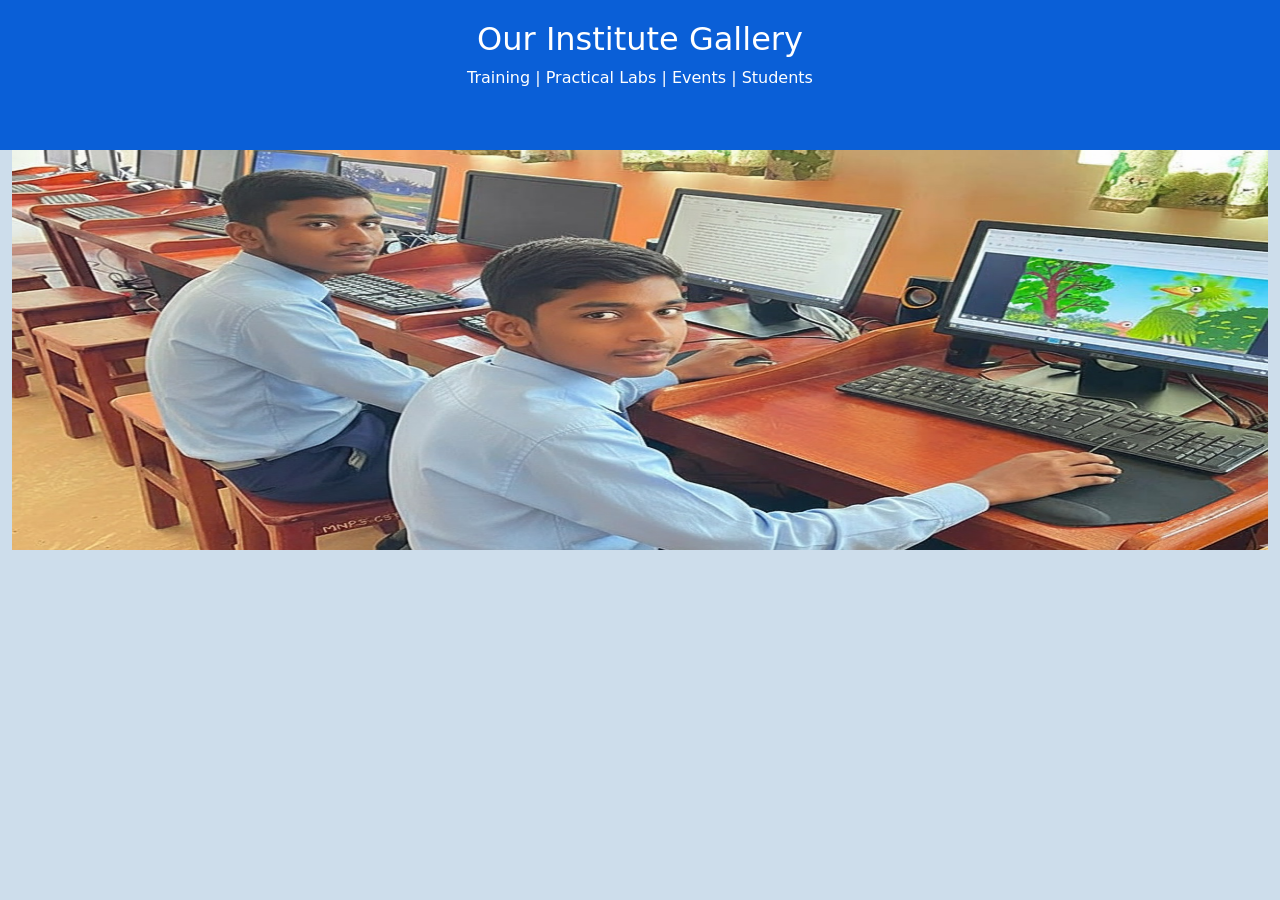
<file: gallary.html>
<!doctype html>
<html lang="en">
  <head>
    <!-- Required meta tags -->
    <meta charset="utf-8">
    <meta name="viewport" content="width=device-width, initial-scale=1">

    <!-- Bootstrap CSS -->
    <link href="https://cdn.jsdelivr.net/npm/bootstrap@5.0.2/dist/css/bootstrap.min.css" rel="stylesheet" integrity="sha384-EVSTQN3/azprG1Anm3QDgpJLIm9Nao0Yz1ztcQTwFspd3yD65VohhpuuCOmLASjC" crossorigin="anonymous">

    <title>Rama Computer</title>
    <link rel="stylesheet" href="style.css">
  </head>
  <body>
  

    <!-- Optional JavaScript; choose one of the two! -->

    <!-- Option 1: Bootstrap Bundle with Popper -->
    <script src="https://cdn.jsdelivr.net/npm/bootstrap@5.0.2/dist/js/bootstrap.bundle.min.js" integrity="sha384-MrcW6ZMFYlzcLA8Nl+NtUVF0sA7MsXsP1UyJoMp4YLEuNSfAP+JcXn/tWtIaxVXM" crossorigin="anonymous"></script>

    <!-- Option 2: Separate Popper and Bootstrap JS -->
    <!--
    <script src="https://cdn.jsdelivr.net/npm/@popperjs/core@2.9.2/dist/umd/popper.min.js" integrity="sha384-IQsoLXl5PILFhosVNubq5LC7Qb9DXgDA9i+tQ8Zj3iwWAwPtgFTxbJ8NT4GN1R8p" crossorigin="anonymous"></script>
    <script src="https://cdn.jsdelivr.net/npm/bootstrap@5.0.2/dist/js/bootstrap.min.js" integrity="sha384-cVKIPhGWiC2Al4u+LWgxfKTRIcfu0JTxR+EQDz/bgldoEyl4H0zUF0QKbrJ0EcQF" crossorigin="anonymous"></script>
    -->
    <div class="container-fluid">
        <div class="row" style="background-color: rgb(10, 95, 215); height: 150px; padding-top: 20px; color: white;">
            <div class="col" align="center">
                <h2>Our Institute Gallery</h2>
                <p>Training | Practical Labs | Events | Students</p>
            </div>
        </div>

        <div class="row">
            <div class="col">
                <div id="carouselExampleSlidesOnly" class="carousel slide" data-bs-ride="carousel">
  <div class="carousel-inner">
    <div class="carousel-item active">
      <img src="img/work.jpg" class="d-block w-100" alt="..." width="1200px" height="400px">
    </div>
    <div class="carousel-item">
      <img src="img/computer_lab.jpg" class="d-block w-100" alt="..." width="1200px" height="400px">
    </div>
    <div class="carousel-item">
      <img src="img/class.jpg" class="d-block w-100" alt="..." width="1200px" height="400px">
    </div>
  </div>
</div>
            </div>
        </div>




    </div>



  </body>
</html>
</file>
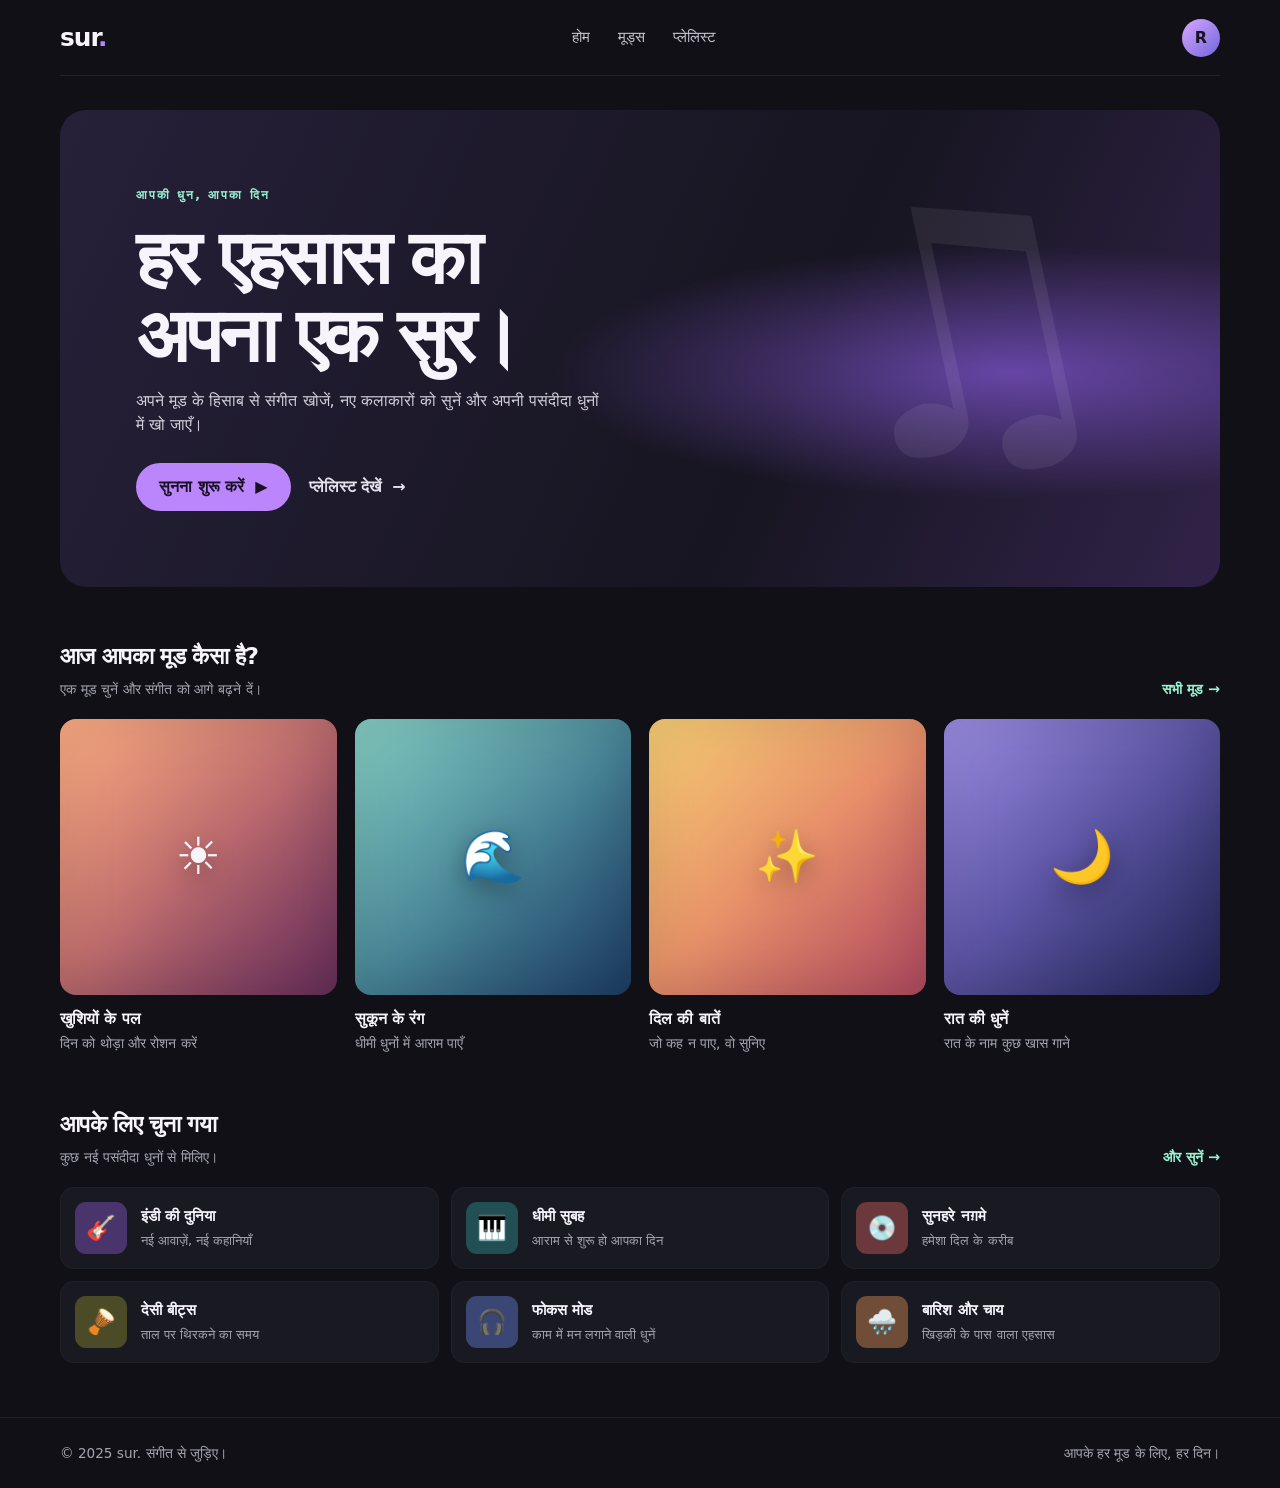
<file: home.html>
<!DOCTYPE html>
<html lang="hi">
<head>
	<meta charset="UTF-8">
	<meta name="viewport" content="width=device-width, initial-scale=1.0">
	<meta name="theme-color" content="#101016">
	<title>Sur — Music for every mood</title>
	<style>
		:root{color-scheme:dark;--bg:#101016;--panel:#191921;--muted:#a4a4b1;--text:#f7f5fb;--accent:#bb86fc;--mint:#9bf0d0}
		*{box-sizing:border-box}body{margin:0;background:var(--bg);color:var(--text);font:16px/1.5 system-ui,-apple-system,Segoe UI,sans-serif}a{color:inherit;text-decoration:none}button{font:inherit}
		.wrap{width:min(1160px,calc(100% - 40px));margin:auto}.topbar{height:76px;display:flex;align-items:center;justify-content:space-between;gap:24px;border-bottom:1px solid #ffffff12}.brand{font-size:1.55rem;font-weight:800;letter-spacing:-1px}.brand span{color:var(--accent)}nav{display:flex;gap:28px;color:#c5c3ce;font-size:.94rem}nav a:hover,.text-link:hover{color:var(--mint)}.profile{width:38px;height:38px;border-radius:50%;display:grid;place-items:center;background:linear-gradient(135deg,#d9a7ff,#7065dc);font-weight:700;color:#191321}
		.hero{position:relative;overflow:hidden;margin:34px 0 52px;padding:clamp(34px,7vw,76px);min-height:360px;display:flex;align-items:center;border-radius:26px;background:radial-gradient(ellipse at 82% 55%,#895be0aa,transparent 34%),linear-gradient(115deg,#262039,#171521 62%,#312349)}.hero:after{content:'♫';position:absolute;right:9%;top:50%;transform:translateY(-56%) rotate(-12deg);font-size:clamp(170px,29vw,340px);line-height:1;color:#ffffff12;font-weight:900}.hero-copy{position:relative;z-index:1;max-width:570px}.eyebrow{color:var(--mint);font-size:.78rem;letter-spacing:.16em;text-transform:uppercase;font-weight:700}.hero h1{font-size:clamp(2.5rem,6vw,4.7rem);line-height:1.04;letter-spacing:-.055em;margin:14px 0}.hero p{color:#d2ceda;max-width:470px;margin:0 0 26px}.actions{display:flex;align-items:center;gap:18px;flex-wrap:wrap}.primary{border:0;border-radius:999px;background:var(--accent);color:#1a1025;padding:12px 23px;font-weight:750;cursor:pointer}.primary:hover{background:#d1aaff;transform:translateY(-1px)}.text-link{color:#e5e1ed;font-weight:650}
		section{margin:0 0 54px}.section-head{display:flex;align-items:end;justify-content:space-between;margin-bottom:18px}.section-head h2{font-size:1.45rem;margin:0;letter-spacing:-.03em}.section-head p{margin:5px 0 0;color:var(--muted);font-size:.9rem}.text-link.small{font-size:.9rem;color:var(--mint)}.grid{display:grid;grid-template-columns:repeat(4,1fr);gap:18px}.card{min-width:0}.art{aspect-ratio:1;border-radius:16px;display:grid;place-items:center;position:relative;overflow:hidden;font-size:3.2rem;box-shadow:inset 0 0 60px #0002}.art:after{content:'';position:absolute;inset:0;background:linear-gradient(140deg,#ffffff22,transparent 50%,#0003);pointer-events:none}.art span{filter:drop-shadow(0 7px 12px #0005)}.art.one{background:linear-gradient(135deg,#fb9e6d,#7e386e)}.art.two{background:linear-gradient(135deg,#70c4b8,#244b7a)}.art.three{background:linear-gradient(135deg,#f5c45e,#da5c75)}.art.four{background:linear-gradient(135deg,#8a79dc,#292c66)}.card h3{font-size:.98rem;margin:12px 0 2px}.card p{font-size:.86rem;color:var(--muted);margin:0}.mix-list{display:grid;grid-template-columns:repeat(3,1fr);gap:12px}.mix{display:flex;align-items:center;gap:14px;background:var(--panel);border:1px solid #ffffff08;border-radius:14px;padding:14px;transition:background .2s}.mix:hover{background:#22222d}.mix-icon{width:52px;height:52px;flex:none;border-radius:11px;display:grid;place-items:center;font-size:1.5rem}.mix h3{font-size:.94rem;margin:0}.mix p{font-size:.8rem;color:var(--muted);margin:3px 0 0}.mix-icon.a{background:#49346b}.mix-icon.b{background:#214f53}.mix-icon.c{background:#6b393b}.mix-icon.d{background:#4b4b28}.mix-icon.e{background:#3a4774}.mix-icon.f{background:#704d36}
		footer{border-top:1px solid #ffffff12;padding:25px 0;color:var(--muted);font-size:.85rem}.footer-inner{display:flex;justify-content:space-between;gap:16px;flex-wrap:wrap}
		@media(max-width:760px){.grid{grid-template-columns:repeat(2,1fr);gap:20px 14px}.mix-list{grid-template-columns:repeat(2,1fr)}nav{gap:16px}.hero{min-height:330px}.hero:after{right:-2%;opacity:.8}}
		@media(max-width:520px){.wrap{width:min(100% - 28px,1160px)}.topbar{height:66px}.brand{font-size:1.35rem}nav{gap:13px;font-size:.82rem}.profile{width:33px;height:33px}.hero{margin:22px 0 40px;padding:30px 24px;min-height:350px}.hero:after{right:-19%;top:63%;font-size:210px}.hero-copy{max-width:100%}.hero p{font-size:.94rem}.mix-list{grid-template-columns:1fr}.section-head h2{font-size:1.25rem}.section-head p{font-size:.83rem}}
		@media(prefers-reduced-motion:reduce){*,*::before,*::after{scroll-behavior:auto!important;transition:none!important}}
	</style>
</head>
<body>
	<header class="wrap topbar">
		<a class="brand" href="#home" aria-label="Sur home">sur<span>.</span></a>
		<nav aria-label="मुख्य नेविगेशन"><a href="#home">होम</a><a href="#moods">मूड्स</a><a href="#mixes">प्लेलिस्ट</a></nav>
		<div class="profile" aria-label="आपकी प्रोफ़ाइल">R</div>
	</header>
	<main class="wrap" id="home">
		<section class="hero" aria-labelledby="hero-title">
			<div class="hero-copy"><div class="eyebrow">आपकी धुन, आपका दिन</div><h1 id="hero-title">हर एहसास का<br>अपना एक सुर।</h1><p>अपने मूड के हिसाब से संगीत खोजें, नए कलाकारों को सुनें और अपनी पसंदीदा धुनों में खो जाएँ।</p><div class="actions"><a class="primary" href="#moods">सुनना शुरू करें&nbsp; ▶</a><a class="text-link" href="#mixes">प्लेलिस्ट देखें&nbsp; →</a></div></div>
		</section>
		<section id="moods" aria-labelledby="mood-title">
			<div class="section-head"><div><h2 id="mood-title">आज आपका मूड कैसा है?</h2><p>एक मूड चुनें और संगीत को आगे बढ़ने दें।</p></div><a class="text-link small" href="#mixes">सभी मूड →</a></div>
			<div class="grid">
				<a class="card" href="#mixes"><div class="art one"><span aria-hidden="true">☀️</span></div><h3>खुशियों के पल</h3><p>दिन को थोड़ा और रोशन करें</p></a>
				<a class="card" href="#mixes"><div class="art two"><span aria-hidden="true">🌊</span></div><h3>सुकून के रंग</h3><p>धीमी धुनों में आराम पाएँ</p></a>
				<a class="card" href="#mixes"><div class="art three"><span aria-hidden="true">✨</span></div><h3>दिल की बातें</h3><p>जो कह न पाए, वो सुनिए</p></a>
				<a class="card" href="#mixes"><div class="art four"><span aria-hidden="true">🌙</span></div><h3>रात की धुनें</h3><p>रात के नाम कुछ खास गाने</p></a>
			</div>
		</section>
		<section id="mixes" aria-labelledby="mix-title">
			<div class="section-head"><div><h2 id="mix-title">आपके लिए चुना गया</h2><p>कुछ नई पसंदीदा धुनों से मिलिए।</p></div><a class="text-link small" href="#moods">और सुनें →</a></div>
			<div class="mix-list">
				<a class="mix" href="#home"><div class="mix-icon a" aria-hidden="true">🎸</div><div><h3>इंडी की दुनिया</h3><p>नई आवाज़ें, नई कहानियाँ</p></div></a>
				<a class="mix" href="#home"><div class="mix-icon b" aria-hidden="true">🎹</div><div><h3>धीमी सुबह</h3><p>आराम से शुरू हो आपका दिन</p></div></a>
				<a class="mix" href="#home"><div class="mix-icon c" aria-hidden="true">💿</div><div><h3>सुनहरे नग़मे</h3><p>हमेशा दिल के करीब</p></div></a>
				<a class="mix" href="#home"><div class="mix-icon d" aria-hidden="true">🪘</div><div><h3>देसी बीट्स</h3><p>ताल पर थिरकने का समय</p></div></a>
				<a class="mix" href="#home"><div class="mix-icon e" aria-hidden="true">🎧</div><div><h3>फोकस मोड</h3><p>काम में मन लगाने वाली धुनें</p></div></a>
				<a class="mix" href="#home"><div class="mix-icon f" aria-hidden="true">🌧️</div><div><h3>बारिश और चाय</h3><p>खिड़की के पास वाला एहसास</p></div></a>
			</div>
		</section>
	</main>
	<footer><div class="wrap footer-inner"><span>© 2025 sur. संगीत से जुड़िए।</span><span>आपके हर मूड के लिए, हर दिन।</span></div></footer>
</body>
</html>
</file>
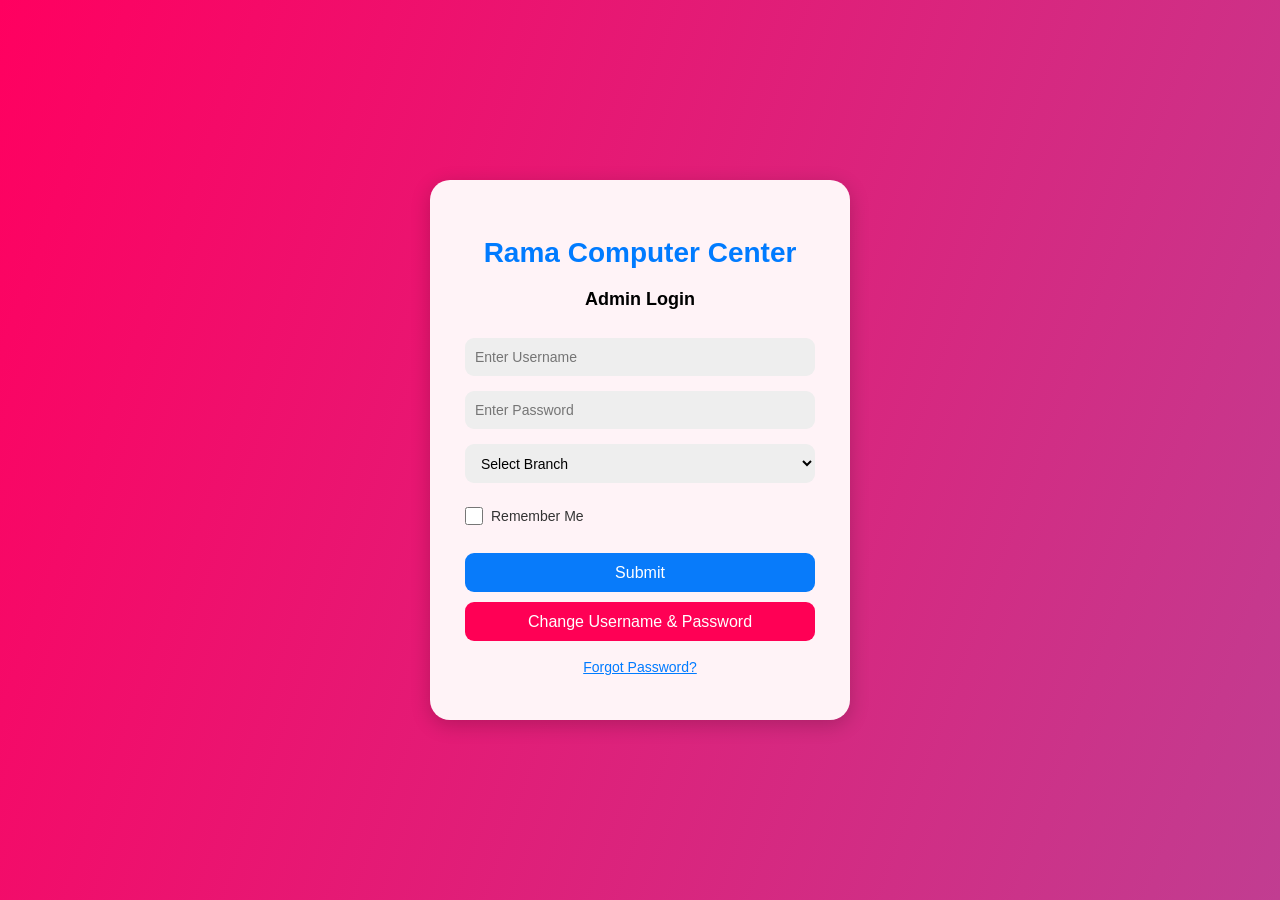
<file: login.html>
<!DOCTYPE html>
<html lang="en">
<head>
<meta charset="UTF-8">
<meta name="viewport" content="width=device-width, initial-scale=1.0">
<title>Rama Computer Center - Admin Login</title>

<style>
* {
    margin: 0;
    padding: 0;
    box-sizing: border-box;
    font-family: Arial, sans-serif;
}

body {
    min-height: 100vh;
    display: flex;
    justify-content: center;
    align-items: center;
    background: linear-gradient(110deg, #ff0060, #c13d91);
}

/* Login Box */
.login-container {
    width: 420px;
    min-height: 540px;
    background: #fff3f7;
    padding: 57px 35px 35px;
    border-radius: 20px;
    box-shadow: 0 5px 20px rgba(0,0,0,0.20);
}

/* Heading */
h1 {
    text-align: center;
    color: #007bff;
    font-size: 28px;
    margin-bottom: 20px;
}

h3 {
    text-align: center;
    color: #000;
    font-size: 18px;
    margin-bottom: 28px;
}

/* Input Fields */
.input-box {
    width: 100%;
    height: 38px;
    padding: 10px;
    margin-bottom: 15px;
    border: none;
    outline: none;
    border-radius: 9px;
    background: #eeeeee;
    font-size: 14px;
}

select {
    width: 100%;
    height: 39px;
    padding: 8px 12px;
    margin-bottom: 24px;
    border: none;
    outline: none;
    border-radius: 9px;
    background: #eeeeee;
    font-size: 14px;
}

/* Remember Me */
.remember {
    display: flex;
    align-items: center;
    gap: 8px;
    margin-bottom: 28px;
    font-size: 14px;
    color: #333;
}

.remember input {
    width: 18px;
    height: 18px;
}

/* Buttons */
button {
    width: 100%;
    height: 39px;
    border: none;
    border-radius: 9px;
    color: white;
    font-size: 16px;
    cursor: pointer;
    margin-bottom: 10px;
}

.submit-btn {
    background: #087bfa;
}

.submit-btn:hover {
    background: #005dcc;
}

.change-btn {
    background: #ff0055;
}

.change-btn:hover {
    background: #d90048;
}

/* Forgot Password */
.forgot {
    display: block;
    text-align: center;
    margin-top: 8px;
    font-size: 14px;
    color: #007bff;
}

/* Mobile Responsive */
@media (max-width: 480px) {
    .login-container {
        width: 90%;
        padding: 45px 25px 30px;
    }

    h1 {
        font-size: 23px;
    }
}
</style>
</head>

<body>

<div class="login-container">

    <h1>Rama Computer Center</h1>

    <h3>Admin Login</h3>

    <form>

        <input
            type="text"
            class="input-box"
            placeholder="Enter Username"
            required
        >

        <input
            type="password"
            class="input-box"
            placeholder="Enter Password"
            required
        >

        <select required>
            <option value="">Select Branch</option>
            <option>Head Office</option>
            <option>Branch 1</option>
            <option>Branch 2</option>
        </select>

        <div class="remember">
            <input type="checkbox" id="remember">
            <label for="remember">Remember Me</label>
        </div>

        <button type="submit" class="submit-btn">
            Submit
        </button>

        <button type="button" class="change-btn"
        onclick="alert('Change Username & Password')">
            Change Username & Password
        </button>

        <a href="#" class="forgot"
        onclick="alert('Please contact administrator'); return false;">
            Forgot Password?
        </a>

    </form>

</div>

</body>
</html>
</file>
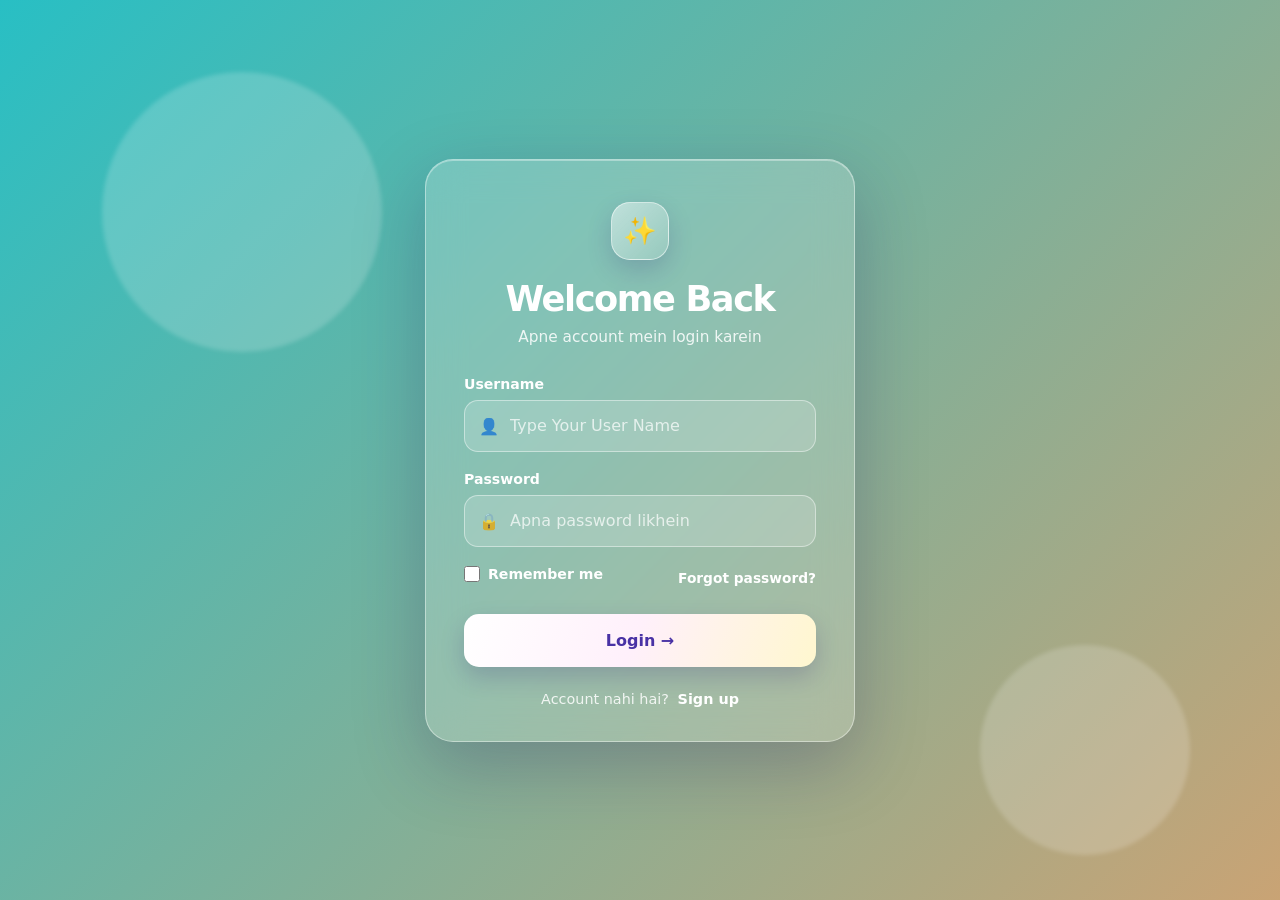
<file: login1.html>
<!DOCTYPE html>
<html lang="hi">
<head>
	<meta charset="UTF-8">
	<meta name="viewport" content="width=device-width, initial-scale=1.0">
	<meta name="theme-color" content="#6546d7">
	<title>Welcome Back | Login</title>
	<style>
		* { box-sizing: border-box; }

		:root {
			color-scheme: light;
			font-family: Inter, ui-sans-serif, system-ui, -apple-system, BlinkMacSystemFont, "Segoe UI", sans-serif;
		}

		body {
			min-height: 100vh;
			margin: 0;
			display: grid;
			place-items: center;
			padding: 24px;
			overflow-x: hidden;
			color: #fff;
			background: linear-gradient(-45deg, #6d4aff, #e34f9b, #ff9a5a, #28bfc4);
			background-size: 400% 400%;
			animation: gradient-shift 20s ease infinite;
		}

		body::before,
		body::after {
			position: fixed;
			z-index: -1;
			content: "";
			width: 280px;
			height: 280px;
			border-radius: 50%;
			background: rgba(255, 255, 255, .18);
			filter: blur(2px);
			animation: float 8s ease-in-out infinite alternate;
		}

		body::before { top: 8%; left: 8%; }
		body::after { right: 7%; bottom: 5%; width: 210px; height: 210px; animation-delay: -3s; }

		@keyframes gradient-shift {
			0% { background-position: 0% 50%; }
			25% { background-position: 50% 100%; }
			50% { background-position: 100% 50%; }
			75% { background-position: 50% 0%; }
			100% { background-position: 0% 50%; }
		}

		@keyframes float {
			from { transform: translateY(0) scale(1); }
			to { transform: translateY(28px) scale(1.08); }
		}

		.login-card {
			width: min(100%, 430px);
			padding: 42px 38px 34px;
			border: 1px solid rgba(255, 255, 255, .42);
			border-radius: 28px;
			background: rgba(255, 255, 255, .19);
			box-shadow: 0 24px 70px rgba(34, 20, 91, .25), inset 0 1px 0 rgba(255,255,255,.35);
			backdrop-filter: blur(18px);
			-webkit-backdrop-filter: blur(18px);
		}

		.brand-mark {
			width: 58px;
			height: 58px;
			margin: 0 auto 18px;
			display: grid;
			place-items: center;
			border: 1px solid rgba(255,255,255,.55);
			border-radius: 19px;
			background: linear-gradient(135deg, rgba(255,255,255,.5), rgba(255,255,255,.12));
			box-shadow: 0 10px 24px rgba(47, 25, 115, .18);
			font-size: 27px;
		}

		h1 { margin: 0; text-align: center; font-size: clamp(1.8rem, 6vw, 2.2rem); letter-spacing: -.04em; }
		.subtitle { margin: 9px 0 30px; text-align: center; color: rgba(255,255,255,.86); font-size: .96rem; }

		.field { margin-bottom: 19px; }
		label { display: block; margin-bottom: 8px; font-size: .88rem; font-weight: 650; }
		.input-wrap { position: relative; }
		.input-wrap span {
			position: absolute;
			top: 50%; left: 15px;
			transform: translateY(-50%);
			opacity: .8;
			pointer-events: none;
		}

		input[type="text"], input[type="password"] {
			width: 100%;
			height: 52px;
			padding: 0 15px 0 45px;
			border: 1px solid rgba(255,255,255,.44);
			border-radius: 14px;
			outline: none;
			background: rgba(255,255,255,.16);
			color: #fff;
			font: inherit;
			transition: background .2s, border-color .2s, box-shadow .2s;
		}

		input::placeholder { color: rgba(255,255,255,.72); }
		input[type="text"]:focus, input[type="password"]:focus {
			border-color: #fff;
			background: rgba(255,255,255,.25);
			box-shadow: 0 0 0 4px rgba(255,255,255,.15);
		}

		.options { display: flex; align-items: center; justify-content: space-between; gap: 12px; margin: 5px 0 24px; font-size: .86rem; }
		.remember { display: inline-flex; align-items: center; gap: 8px; cursor: pointer; }
		.remember input { width: 16px; height: 16px; margin: 0; accent-color: #6746dd; }
		a { color: #fff; font-weight: 700; text-decoration: none; }
		a:hover { text-decoration: underline; text-underline-offset: 3px; }

		.submit-button {
			width: 100%;
			min-height: 53px;
			border: 0;
			border-radius: 15px;
			color: #4932a5;
			background: linear-gradient(110deg, #fff 0%, #fff0fb 48%, #fff7cf 100%);
			box-shadow: 0 10px 24px rgba(45, 24, 113, .2);
			font: inherit;
			font-size: 1rem;
			font-weight: 800;
			cursor: pointer;
			transition: transform .2s, box-shadow .2s;
		}

		.submit-button:hover { transform: translateY(-2px); box-shadow: 0 14px 28px rgba(45, 24, 113, .28); }
		.submit-button:active { transform: translateY(0); }
		.signup { margin: 24px 0 0; text-align: center; color: rgba(255,255,255,.85); font-size: .9rem; }
		.signup a { margin-left: 4px; }

		@media (max-width: 480px) {
			body { padding: 16px; }
			.login-card { padding: 34px 24px 28px; border-radius: 24px; }
			.options { font-size: .8rem; }
		}

		@media (prefers-reduced-motion: reduce) {
			*, *::before, *::after { animation-duration: .01ms !important; animation-iteration-count: 1 !important; scroll-behavior: auto !important; }
		}
	</style>
</head>
<body>
	<main class="login-card">
		<div class="brand-mark" aria-hidden="true">✨</div>
		<h1>Welcome Back</h1>
		<p class="subtitle">Apne account mein login karein</p>

		<form action="#" method="post">
			<div class="field">
				<label for="username">Username</label>
				<div class="input-wrap">
					<span aria-hidden="true">👤</span>
					<input id="username" name="username" type="text" placeholder="Type Your User Name" autocomplete="username" required>
				</div>
			</div>

			<div class="field">
				<label for="password">Password</label>
				<div class="input-wrap">
					<span aria-hidden="true">🔒</span>
					<input id="password" name="password" type="password" placeholder="Apna password likhein" autocomplete="current-password" required>
				</div>
			</div>

			<div class="options">
				<label class="remember" for="remember"><input id="remember" name="remember" type="checkbox"> Remember me</label>
				<a href="#forgot-password">Forgot password?</a>
			</div>

			<button class="submit-button" type="submit">Login <span aria-hidden="true">→</span></button>
		</form>

		<p class="signup">Account nahi hai? <a href="#signup">Sign up</a></p>
	</main>
</body>
</html>
</file>
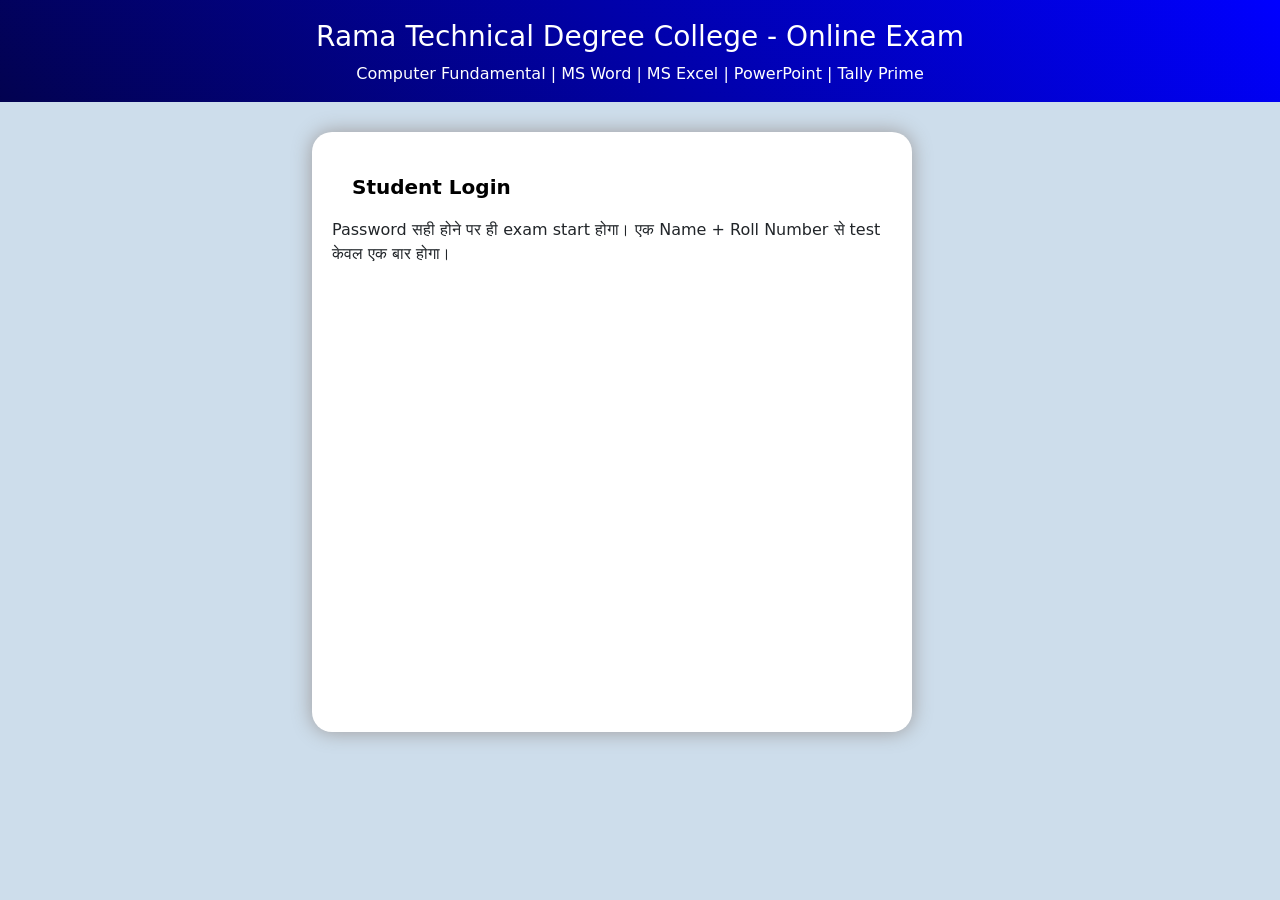
<file: stdlgin.html>
<!doctype html>
<html lang="en">
  <head>
    <!-- Required meta tags -->
    <meta charset="utf-8">
    <meta name="viewport" content="width=device-width, initial-scale=1">

    <!-- Bootstrap CSS -->
    <link href="https://cdn.jsdelivr.net/npm/bootstrap@5.0.2/dist/css/bootstrap.min.css" rel="stylesheet" integrity="sha384-EVSTQN3/azprG1Anm3QDgpJLIm9Nao0Yz1ztcQTwFspd3yD65VohhpuuCOmLASjC" crossorigin="anonymous">

    <title>Rama Computer</title>
    <link rel="stylesheet" href="style.css">
  </head>
  <body>
  

    <!-- Optional JavaScript; choose one of the two! -->

    <!-- Option 1: Bootstrap Bundle with Popper -->
    <script src="https://cdn.jsdelivr.net/npm/bootstrap@5.0.2/dist/js/bootstrap.bundle.min.js" integrity="sha384-MrcW6ZMFYlzcLA8Nl+NtUVF0sA7MsXsP1UyJoMp4YLEuNSfAP+JcXn/tWtIaxVXM" crossorigin="anonymous"></script>

    <div class="container-fluid">
    <div class="row" style="background: linear-gradient(45deg, rgb(2, 2, 80),blue); color: white;">
        <div class="col" align="center"> 
            <h3 style="margin-top: 20px;">Rama Technical Degree College - Online Exam</h3>
            <p>Computer Fundamental | MS Word | MS Excel | PowerPoint | Tally Prime</p>
        </div>
    </div>


    <div class="row">
        <div class="col" style="margin-left: 300px;">
            <div class="log">
                <p class="sl">
                    Student Login
                </p>
                <p>
                    Password सही होने पर ही exam start होगा। एक Name + Roll Number से test केवल एक बार होगा।
                </p>

            </div>
        </div>
    </div>




</div>


  </body>
</html>
</file>
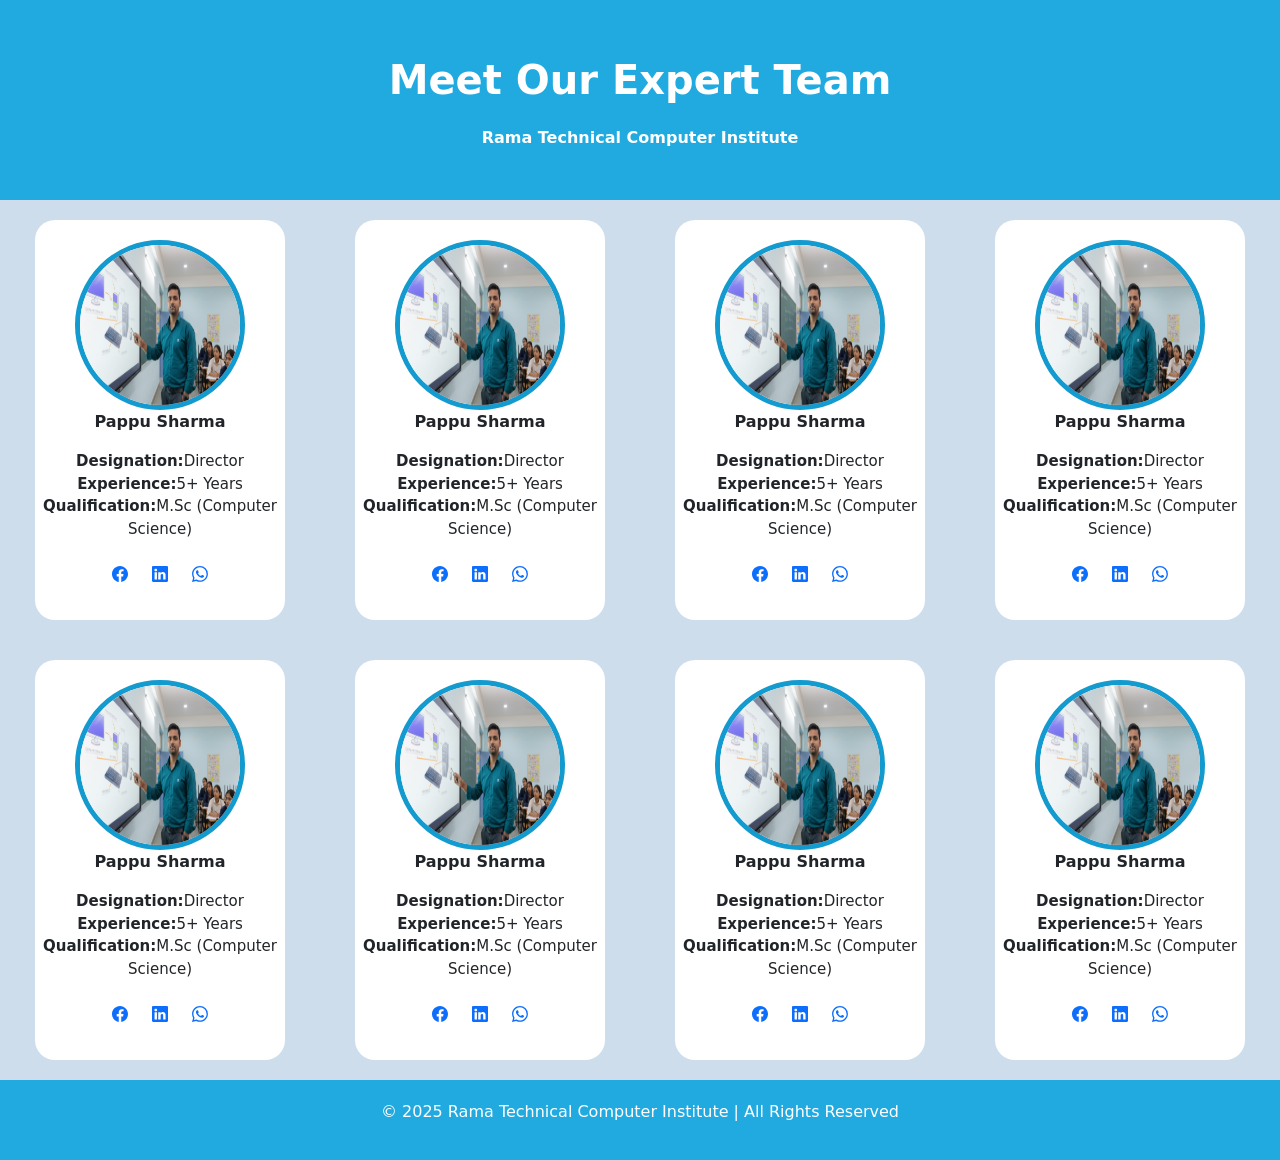
<file: team.html>
<!doctype html>
<html lang="en">
  <head>
    <!-- Required meta tags -->
    <meta charset="utf-8">
    <meta name="viewport" content="width=device-width, initial-scale=1">

    <!-- Bootstrap CSS -->
    <link href="https://cdn.jsdelivr.net/npm/bootstrap@5.0.2/dist/css/bootstrap.min.css" rel="stylesheet" integrity="sha384-EVSTQN3/azprG1Anm3QDgpJLIm9Nao0Yz1ztcQTwFspd3yD65VohhpuuCOmLASjC" crossorigin="anonymous">

    <title>Rama Computer</title>
    <link rel="stylesheet" href="style.css">
  </head>
  <body>
  

    <!-- Optional JavaScript; choose one of the two! -->

    <!-- Option 1: Bootstrap Bundle with Popper -->
    <script src="https://cdn.jsdelivr.net/npm/bootstrap@5.0.2/dist/js/bootstrap.bundle.min.js" integrity="sha384-MrcW6ZMFYlzcLA8Nl+NtUVF0sA7MsXsP1UyJoMp4YLEuNSfAP+JcXn/tWtIaxVXM" crossorigin="anonymous"></script>

    <!-- Option 2: Separate Popper and Bootstrap JS -->
    <!--
    <script src="https://cdn.jsdelivr.net/npm/@popperjs/core@2.9.2/dist/umd/popper.min.js" integrity="sha384-IQsoLXl5PILFhosVNubq5LC7Qb9DXgDA9i+tQ8Zj3iwWAwPtgFTxbJ8NT4GN1R8p" crossorigin="anonymous"></script>
    <script src="https://cdn.jsdelivr.net/npm/bootstrap@5.0.2/dist/js/bootstrap.min.js" integrity="sha384-cVKIPhGWiC2Al4u+LWgxfKTRIcfu0JTxR+EQDz/bgldoEyl4H0zUF0QKbrJ0EcQF" crossorigin="anonymous"></script>
    -->
<div class="container-fluid">

    <div class="row" style="background-color: rgb(33, 170, 224); height: 200px;">
        <div class="col" align="center">
            <p style="font-weight: bold; font-size: 40px; color: white; margin-top: 50px;">Meet Our Expert Team</p>
            <p style="color: white; font-weight: 700;">Rama Technical Computer Institute</p>
        </div>
    </div>
    <div class="row">
        <div class="col-3" align="center">
            <div class="pappu">
                <img src="img/sir.jpg" alt="" class="sir">
                <p style="font-weight: bold; text-align: center;" >
                    Pappu Sharma
                </p>
                <p style="font-size: 15px;">
                    <b>Designation:</b>Director
                    <br>
                    <b>Experience:</b>5+ Years
                    <br><b>Qualification:</b>M.Sc (Computer Science)
                    <br>
                    <br>
                    <a href=""><svg xmlns="http://www.w3.org/2000/svg" width="16" height="16" fill="currentColor" class="bi bi-facebook" viewBox="0 0 16 16">
  <path d="M16 8.049c0-4.446-3.582-8.05-8-8.05C3.58 0-.002 3.603-.002 8.05c0 4.017 2.926 7.347 6.75 7.951v-5.625h-2.03V8.05H6.75V6.275c0-2.017 1.195-3.131 3.022-3.131.876 0 1.791.157 1.791.157v1.98h-1.009c-.993 0-1.303.621-1.303 1.258v1.51h2.218l-.354 2.326H9.25V16c3.824-.604 6.75-3.934 6.75-7.951"/>
</svg></a>  &nbsp; &nbsp;
                    <a href=""><svg xmlns="http://www.w3.org/2000/svg" width="16" height="16" fill="currentColor" class="bi bi-linkedin" viewBox="0 0 16 16">
  <path d="M0 1.146C0 .513.526 0 1.175 0h13.65C15.474 0 16 .513 16 1.146v13.708c0 .633-.526 1.146-1.175 1.146H1.175C.526 16 0 15.487 0 14.854zm4.943 12.248V6.169H2.542v7.225zm-1.2-8.212c.837 0 1.358-.554 1.358-1.248-.015-.709-.52-1.248-1.342-1.248S2.4 3.226 2.4 3.934c0 .694.521 1.248 1.327 1.248zm4.908 8.212V9.359c0-.216.016-.432.08-.586.173-.431.568-.878 1.232-.878.869 0 1.216.662 1.216 1.634v3.865h2.401V9.25c0-2.22-1.184-3.252-2.764-3.252-1.274 0-1.845.7-2.165 1.193v.025h-.016l.016-.025V6.169h-2.4c.03.678 0 7.225 0 7.225z"/>
</svg></a>   &nbsp; &nbsp;
                    <a href=""><svg xmlns="http://www.w3.org/2000/svg" width="16" height="16" fill="currentColor" class="bi bi-whatsapp" viewBox="0 0 16 16">
  <path d="M13.601 2.326A7.85 7.85 0 0 0 7.994 0C3.627 0 .068 3.558.064 7.926c0 1.399.366 2.76 1.057 3.965L0 16l4.204-1.102a7.9 7.9 0 0 0 3.79.965h.004c4.368 0 7.926-3.558 7.93-7.93A7.9 7.9 0 0 0 13.6 2.326zM7.994 14.521a6.6 6.6 0 0 1-3.356-.92l-.24-.144-2.494.654.666-2.433-.156-.251a6.56 6.56 0 0 1-1.007-3.505c0-3.626 2.957-6.584 6.591-6.584a6.56 6.56 0 0 1 4.66 1.931 6.56 6.56 0 0 1 1.928 4.66c-.004 3.639-2.961 6.592-6.592 6.592m3.615-4.934c-.197-.099-1.17-.578-1.353-.646-.182-.065-.315-.099-.445.099-.133.197-.513.646-.627.775-.114.133-.232.148-.43.05-.197-.1-.836-.308-1.592-.985-.59-.525-.985-1.175-1.103-1.372-.114-.198-.011-.304.088-.403.087-.088.197-.232.296-.346.1-.114.133-.198.198-.33.065-.134.034-.248-.015-.347-.05-.099-.445-1.076-.612-1.47-.16-.389-.323-.335-.445-.34-.114-.007-.247-.007-.38-.007a.73.73 0 0 0-.529.247c-.182.198-.691.677-.691 1.654s.71 1.916.81 2.049c.098.133 1.394 2.132 3.383 2.992.47.205.84.326 1.129.418.475.152.904.129 1.246.08.38-.058 1.171-.48 1.338-.943.164-.464.164-.86.114-.943-.049-.084-.182-.133-.38-.232"/>
</svg></a>
                </p>
            </div>
        </div>
        <div class="col-3" align="center">
             <div class="pappu">
                <img src="img/sir.jpg" alt="" class="sir">
                <p style="font-weight: bold; text-align: center;" >
                    Pappu Sharma
                </p>
                <p style="font-size: 15px;">
                    <b>Designation:</b>Director
                    <br>
                    <b>Experience:</b>5+ Years
                    <br><b>Qualification:</b>M.Sc (Computer Science)
                    <br>
                    <br>
                    <a href=""><svg xmlns="http://www.w3.org/2000/svg" width="16" height="16" fill="currentColor" class="bi bi-facebook" viewBox="0 0 16 16">
  <path d="M16 8.049c0-4.446-3.582-8.05-8-8.05C3.58 0-.002 3.603-.002 8.05c0 4.017 2.926 7.347 6.75 7.951v-5.625h-2.03V8.05H6.75V6.275c0-2.017 1.195-3.131 3.022-3.131.876 0 1.791.157 1.791.157v1.98h-1.009c-.993 0-1.303.621-1.303 1.258v1.51h2.218l-.354 2.326H9.25V16c3.824-.604 6.75-3.934 6.75-7.951"/>
</svg></a>  &nbsp; &nbsp;
                    <a href=""><svg xmlns="http://www.w3.org/2000/svg" width="16" height="16" fill="currentColor" class="bi bi-linkedin" viewBox="0 0 16 16">
  <path d="M0 1.146C0 .513.526 0 1.175 0h13.65C15.474 0 16 .513 16 1.146v13.708c0 .633-.526 1.146-1.175 1.146H1.175C.526 16 0 15.487 0 14.854zm4.943 12.248V6.169H2.542v7.225zm-1.2-8.212c.837 0 1.358-.554 1.358-1.248-.015-.709-.52-1.248-1.342-1.248S2.4 3.226 2.4 3.934c0 .694.521 1.248 1.327 1.248zm4.908 8.212V9.359c0-.216.016-.432.08-.586.173-.431.568-.878 1.232-.878.869 0 1.216.662 1.216 1.634v3.865h2.401V9.25c0-2.22-1.184-3.252-2.764-3.252-1.274 0-1.845.7-2.165 1.193v.025h-.016l.016-.025V6.169h-2.4c.03.678 0 7.225 0 7.225z"/>
</svg></a>   &nbsp; &nbsp;
                    <a href=""><svg xmlns="http://www.w3.org/2000/svg" width="16" height="16" fill="currentColor" class="bi bi-whatsapp" viewBox="0 0 16 16">
  <path d="M13.601 2.326A7.85 7.85 0 0 0 7.994 0C3.627 0 .068 3.558.064 7.926c0 1.399.366 2.76 1.057 3.965L0 16l4.204-1.102a7.9 7.9 0 0 0 3.79.965h.004c4.368 0 7.926-3.558 7.93-7.93A7.9 7.9 0 0 0 13.6 2.326zM7.994 14.521a6.6 6.6 0 0 1-3.356-.92l-.24-.144-2.494.654.666-2.433-.156-.251a6.56 6.56 0 0 1-1.007-3.505c0-3.626 2.957-6.584 6.591-6.584a6.56 6.56 0 0 1 4.66 1.931 6.56 6.56 0 0 1 1.928 4.66c-.004 3.639-2.961 6.592-6.592 6.592m3.615-4.934c-.197-.099-1.17-.578-1.353-.646-.182-.065-.315-.099-.445.099-.133.197-.513.646-.627.775-.114.133-.232.148-.43.05-.197-.1-.836-.308-1.592-.985-.59-.525-.985-1.175-1.103-1.372-.114-.198-.011-.304.088-.403.087-.088.197-.232.296-.346.1-.114.133-.198.198-.33.065-.134.034-.248-.015-.347-.05-.099-.445-1.076-.612-1.47-.16-.389-.323-.335-.445-.34-.114-.007-.247-.007-.38-.007a.73.73 0 0 0-.529.247c-.182.198-.691.677-.691 1.654s.71 1.916.81 2.049c.098.133 1.394 2.132 3.383 2.992.47.205.84.326 1.129.418.475.152.904.129 1.246.08.38-.058 1.171-.48 1.338-.943.164-.464.164-.86.114-.943-.049-.084-.182-.133-.38-.232"/>
</svg></a>
                </p>
            </div>
        </div>
        <div class="col-3" align="center">
             <div class="pappu">
                <img src="img/sir.jpg" alt="" class="sir">
                <p style="font-weight: bold; text-align: center;" >
                    Pappu Sharma
                </p>
                <p style="font-size: 15px;">
                    <b>Designation:</b>Director
                    <br>
                    <b>Experience:</b>5+ Years
                    <br><b>Qualification:</b>M.Sc (Computer Science)
                    <br>
                    <br>
                    <a href=""><svg xmlns="http://www.w3.org/2000/svg" width="16" height="16" fill="currentColor" class="bi bi-facebook" viewBox="0 0 16 16">
  <path d="M16 8.049c0-4.446-3.582-8.05-8-8.05C3.58 0-.002 3.603-.002 8.05c0 4.017 2.926 7.347 6.75 7.951v-5.625h-2.03V8.05H6.75V6.275c0-2.017 1.195-3.131 3.022-3.131.876 0 1.791.157 1.791.157v1.98h-1.009c-.993 0-1.303.621-1.303 1.258v1.51h2.218l-.354 2.326H9.25V16c3.824-.604 6.75-3.934 6.75-7.951"/>
</svg></a>  &nbsp; &nbsp;
                    <a href=""><svg xmlns="http://www.w3.org/2000/svg" width="16" height="16" fill="currentColor" class="bi bi-linkedin" viewBox="0 0 16 16">
  <path d="M0 1.146C0 .513.526 0 1.175 0h13.65C15.474 0 16 .513 16 1.146v13.708c0 .633-.526 1.146-1.175 1.146H1.175C.526 16 0 15.487 0 14.854zm4.943 12.248V6.169H2.542v7.225zm-1.2-8.212c.837 0 1.358-.554 1.358-1.248-.015-.709-.52-1.248-1.342-1.248S2.4 3.226 2.4 3.934c0 .694.521 1.248 1.327 1.248zm4.908 8.212V9.359c0-.216.016-.432.08-.586.173-.431.568-.878 1.232-.878.869 0 1.216.662 1.216 1.634v3.865h2.401V9.25c0-2.22-1.184-3.252-2.764-3.252-1.274 0-1.845.7-2.165 1.193v.025h-.016l.016-.025V6.169h-2.4c.03.678 0 7.225 0 7.225z"/>
</svg></a>   &nbsp; &nbsp;
                    <a href=""><svg xmlns="http://www.w3.org/2000/svg" width="16" height="16" fill="currentColor" class="bi bi-whatsapp" viewBox="0 0 16 16">
  <path d="M13.601 2.326A7.85 7.85 0 0 0 7.994 0C3.627 0 .068 3.558.064 7.926c0 1.399.366 2.76 1.057 3.965L0 16l4.204-1.102a7.9 7.9 0 0 0 3.79.965h.004c4.368 0 7.926-3.558 7.93-7.93A7.9 7.9 0 0 0 13.6 2.326zM7.994 14.521a6.6 6.6 0 0 1-3.356-.92l-.24-.144-2.494.654.666-2.433-.156-.251a6.56 6.56 0 0 1-1.007-3.505c0-3.626 2.957-6.584 6.591-6.584a6.56 6.56 0 0 1 4.66 1.931 6.56 6.56 0 0 1 1.928 4.66c-.004 3.639-2.961 6.592-6.592 6.592m3.615-4.934c-.197-.099-1.17-.578-1.353-.646-.182-.065-.315-.099-.445.099-.133.197-.513.646-.627.775-.114.133-.232.148-.43.05-.197-.1-.836-.308-1.592-.985-.59-.525-.985-1.175-1.103-1.372-.114-.198-.011-.304.088-.403.087-.088.197-.232.296-.346.1-.114.133-.198.198-.33.065-.134.034-.248-.015-.347-.05-.099-.445-1.076-.612-1.47-.16-.389-.323-.335-.445-.34-.114-.007-.247-.007-.38-.007a.73.73 0 0 0-.529.247c-.182.198-.691.677-.691 1.654s.71 1.916.81 2.049c.098.133 1.394 2.132 3.383 2.992.47.205.84.326 1.129.418.475.152.904.129 1.246.08.38-.058 1.171-.48 1.338-.943.164-.464.164-.86.114-.943-.049-.084-.182-.133-.38-.232"/>
</svg></a>
                </p>
            </div>
        </div>
        <div class="col-3" align="center">
             <div class="pappu">
                <img src="img/sir.jpg" alt="" class="sir">
                <p style="font-weight: bold; text-align: center;" >
                    Pappu Sharma
                </p>
                <p style="font-size: 15px;">
                    <b>Designation:</b>Director
                    <br>
                    <b>Experience:</b>5+ Years
                    <br><b>Qualification:</b>M.Sc (Computer Science)
                    <br>
                    <br>
                    <a href=""><svg xmlns="http://www.w3.org/2000/svg" width="16" height="16" fill="currentColor" class="bi bi-facebook" viewBox="0 0 16 16">
  <path d="M16 8.049c0-4.446-3.582-8.05-8-8.05C3.58 0-.002 3.603-.002 8.05c0 4.017 2.926 7.347 6.75 7.951v-5.625h-2.03V8.05H6.75V6.275c0-2.017 1.195-3.131 3.022-3.131.876 0 1.791.157 1.791.157v1.98h-1.009c-.993 0-1.303.621-1.303 1.258v1.51h2.218l-.354 2.326H9.25V16c3.824-.604 6.75-3.934 6.75-7.951"/>
</svg></a>  &nbsp; &nbsp;
                    <a href=""><svg xmlns="http://www.w3.org/2000/svg" width="16" height="16" fill="currentColor" class="bi bi-linkedin" viewBox="0 0 16 16">
  <path d="M0 1.146C0 .513.526 0 1.175 0h13.65C15.474 0 16 .513 16 1.146v13.708c0 .633-.526 1.146-1.175 1.146H1.175C.526 16 0 15.487 0 14.854zm4.943 12.248V6.169H2.542v7.225zm-1.2-8.212c.837 0 1.358-.554 1.358-1.248-.015-.709-.52-1.248-1.342-1.248S2.4 3.226 2.4 3.934c0 .694.521 1.248 1.327 1.248zm4.908 8.212V9.359c0-.216.016-.432.08-.586.173-.431.568-.878 1.232-.878.869 0 1.216.662 1.216 1.634v3.865h2.401V9.25c0-2.22-1.184-3.252-2.764-3.252-1.274 0-1.845.7-2.165 1.193v.025h-.016l.016-.025V6.169h-2.4c.03.678 0 7.225 0 7.225z"/>
</svg></a>   &nbsp; &nbsp;
                    <a href=""><svg xmlns="http://www.w3.org/2000/svg" width="16" height="16" fill="currentColor" class="bi bi-whatsapp" viewBox="0 0 16 16">
  <path d="M13.601 2.326A7.85 7.85 0 0 0 7.994 0C3.627 0 .068 3.558.064 7.926c0 1.399.366 2.76 1.057 3.965L0 16l4.204-1.102a7.9 7.9 0 0 0 3.79.965h.004c4.368 0 7.926-3.558 7.93-7.93A7.9 7.9 0 0 0 13.6 2.326zM7.994 14.521a6.6 6.6 0 0 1-3.356-.92l-.24-.144-2.494.654.666-2.433-.156-.251a6.56 6.56 0 0 1-1.007-3.505c0-3.626 2.957-6.584 6.591-6.584a6.56 6.56 0 0 1 4.66 1.931 6.56 6.56 0 0 1 1.928 4.66c-.004 3.639-2.961 6.592-6.592 6.592m3.615-4.934c-.197-.099-1.17-.578-1.353-.646-.182-.065-.315-.099-.445.099-.133.197-.513.646-.627.775-.114.133-.232.148-.43.05-.197-.1-.836-.308-1.592-.985-.59-.525-.985-1.175-1.103-1.372-.114-.198-.011-.304.088-.403.087-.088.197-.232.296-.346.1-.114.133-.198.198-.33.065-.134.034-.248-.015-.347-.05-.099-.445-1.076-.612-1.47-.16-.389-.323-.335-.445-.34-.114-.007-.247-.007-.38-.007a.73.73 0 0 0-.529.247c-.182.198-.691.677-.691 1.654s.71 1.916.81 2.049c.098.133 1.394 2.132 3.383 2.992.47.205.84.326 1.129.418.475.152.904.129 1.246.08.38-.058 1.171-.48 1.338-.943.164-.464.164-.86.114-.943-.049-.084-.182-.133-.38-.232"/>
</svg></a>
                </p>
            </div>
        </div>
    </div>
     <div class="row">
        <div class="col-3" align="center">
            <div class="pappu">
                <img src="img/sir.jpg" alt="" class="sir">
                <p style="font-weight: bold; text-align: center;" >
                    Pappu Sharma
                </p>
                <p style="font-size: 15px;">
                    <b>Designation:</b>Director
                    <br>
                    <b>Experience:</b>5+ Years
                    <br><b>Qualification:</b>M.Sc (Computer Science)
                    <br>
                    <br>
                    <a href=""><svg xmlns="http://www.w3.org/2000/svg" width="16" height="16" fill="currentColor" class="bi bi-facebook" viewBox="0 0 16 16">
  <path d="M16 8.049c0-4.446-3.582-8.05-8-8.05C3.58 0-.002 3.603-.002 8.05c0 4.017 2.926 7.347 6.75 7.951v-5.625h-2.03V8.05H6.75V6.275c0-2.017 1.195-3.131 3.022-3.131.876 0 1.791.157 1.791.157v1.98h-1.009c-.993 0-1.303.621-1.303 1.258v1.51h2.218l-.354 2.326H9.25V16c3.824-.604 6.75-3.934 6.75-7.951"/>
</svg></a>  &nbsp; &nbsp;
                    <a href=""><svg xmlns="http://www.w3.org/2000/svg" width="16" height="16" fill="currentColor" class="bi bi-linkedin" viewBox="0 0 16 16">
  <path d="M0 1.146C0 .513.526 0 1.175 0h13.65C15.474 0 16 .513 16 1.146v13.708c0 .633-.526 1.146-1.175 1.146H1.175C.526 16 0 15.487 0 14.854zm4.943 12.248V6.169H2.542v7.225zm-1.2-8.212c.837 0 1.358-.554 1.358-1.248-.015-.709-.52-1.248-1.342-1.248S2.4 3.226 2.4 3.934c0 .694.521 1.248 1.327 1.248zm4.908 8.212V9.359c0-.216.016-.432.08-.586.173-.431.568-.878 1.232-.878.869 0 1.216.662 1.216 1.634v3.865h2.401V9.25c0-2.22-1.184-3.252-2.764-3.252-1.274 0-1.845.7-2.165 1.193v.025h-.016l.016-.025V6.169h-2.4c.03.678 0 7.225 0 7.225z"/>
</svg></a>   &nbsp; &nbsp;
                    <a href=""><svg xmlns="http://www.w3.org/2000/svg" width="16" height="16" fill="currentColor" class="bi bi-whatsapp" viewBox="0 0 16 16">
  <path d="M13.601 2.326A7.85 7.85 0 0 0 7.994 0C3.627 0 .068 3.558.064 7.926c0 1.399.366 2.76 1.057 3.965L0 16l4.204-1.102a7.9 7.9 0 0 0 3.79.965h.004c4.368 0 7.926-3.558 7.93-7.93A7.9 7.9 0 0 0 13.6 2.326zM7.994 14.521a6.6 6.6 0 0 1-3.356-.92l-.24-.144-2.494.654.666-2.433-.156-.251a6.56 6.56 0 0 1-1.007-3.505c0-3.626 2.957-6.584 6.591-6.584a6.56 6.56 0 0 1 4.66 1.931 6.56 6.56 0 0 1 1.928 4.66c-.004 3.639-2.961 6.592-6.592 6.592m3.615-4.934c-.197-.099-1.17-.578-1.353-.646-.182-.065-.315-.099-.445.099-.133.197-.513.646-.627.775-.114.133-.232.148-.43.05-.197-.1-.836-.308-1.592-.985-.59-.525-.985-1.175-1.103-1.372-.114-.198-.011-.304.088-.403.087-.088.197-.232.296-.346.1-.114.133-.198.198-.33.065-.134.034-.248-.015-.347-.05-.099-.445-1.076-.612-1.47-.16-.389-.323-.335-.445-.34-.114-.007-.247-.007-.38-.007a.73.73 0 0 0-.529.247c-.182.198-.691.677-.691 1.654s.71 1.916.81 2.049c.098.133 1.394 2.132 3.383 2.992.47.205.84.326 1.129.418.475.152.904.129 1.246.08.38-.058 1.171-.48 1.338-.943.164-.464.164-.86.114-.943-.049-.084-.182-.133-.38-.232"/>
</svg></a>
                </p>
            </div>
        </div>
        <div class="col-3" align="center">
             <div class="pappu">
                <img src="img/sir.jpg" alt="" class="sir">
                <p style="font-weight: bold; text-align: center;" >
                    Pappu Sharma
                </p>
                <p style="font-size: 15px;">
                    <b>Designation:</b>Director
                    <br>
                    <b>Experience:</b>5+ Years
                    <br><b>Qualification:</b>M.Sc (Computer Science)
                    <br>
                    <br>
                    <a href=""><svg xmlns="http://www.w3.org/2000/svg" width="16" height="16" fill="currentColor" class="bi bi-facebook" viewBox="0 0 16 16">
  <path d="M16 8.049c0-4.446-3.582-8.05-8-8.05C3.58 0-.002 3.603-.002 8.05c0 4.017 2.926 7.347 6.75 7.951v-5.625h-2.03V8.05H6.75V6.275c0-2.017 1.195-3.131 3.022-3.131.876 0 1.791.157 1.791.157v1.98h-1.009c-.993 0-1.303.621-1.303 1.258v1.51h2.218l-.354 2.326H9.25V16c3.824-.604 6.75-3.934 6.75-7.951"/>
</svg></a>  &nbsp; &nbsp;
                    <a href=""><svg xmlns="http://www.w3.org/2000/svg" width="16" height="16" fill="currentColor" class="bi bi-linkedin" viewBox="0 0 16 16">
  <path d="M0 1.146C0 .513.526 0 1.175 0h13.65C15.474 0 16 .513 16 1.146v13.708c0 .633-.526 1.146-1.175 1.146H1.175C.526 16 0 15.487 0 14.854zm4.943 12.248V6.169H2.542v7.225zm-1.2-8.212c.837 0 1.358-.554 1.358-1.248-.015-.709-.52-1.248-1.342-1.248S2.4 3.226 2.4 3.934c0 .694.521 1.248 1.327 1.248zm4.908 8.212V9.359c0-.216.016-.432.08-.586.173-.431.568-.878 1.232-.878.869 0 1.216.662 1.216 1.634v3.865h2.401V9.25c0-2.22-1.184-3.252-2.764-3.252-1.274 0-1.845.7-2.165 1.193v.025h-.016l.016-.025V6.169h-2.4c.03.678 0 7.225 0 7.225z"/>
</svg></a>   &nbsp; &nbsp;
                    <a href=""><svg xmlns="http://www.w3.org/2000/svg" width="16" height="16" fill="currentColor" class="bi bi-whatsapp" viewBox="0 0 16 16">
  <path d="M13.601 2.326A7.85 7.85 0 0 0 7.994 0C3.627 0 .068 3.558.064 7.926c0 1.399.366 2.76 1.057 3.965L0 16l4.204-1.102a7.9 7.9 0 0 0 3.79.965h.004c4.368 0 7.926-3.558 7.93-7.93A7.9 7.9 0 0 0 13.6 2.326zM7.994 14.521a6.6 6.6 0 0 1-3.356-.92l-.24-.144-2.494.654.666-2.433-.156-.251a6.56 6.56 0 0 1-1.007-3.505c0-3.626 2.957-6.584 6.591-6.584a6.56 6.56 0 0 1 4.66 1.931 6.56 6.56 0 0 1 1.928 4.66c-.004 3.639-2.961 6.592-6.592 6.592m3.615-4.934c-.197-.099-1.17-.578-1.353-.646-.182-.065-.315-.099-.445.099-.133.197-.513.646-.627.775-.114.133-.232.148-.43.05-.197-.1-.836-.308-1.592-.985-.59-.525-.985-1.175-1.103-1.372-.114-.198-.011-.304.088-.403.087-.088.197-.232.296-.346.1-.114.133-.198.198-.33.065-.134.034-.248-.015-.347-.05-.099-.445-1.076-.612-1.47-.16-.389-.323-.335-.445-.34-.114-.007-.247-.007-.38-.007a.73.73 0 0 0-.529.247c-.182.198-.691.677-.691 1.654s.71 1.916.81 2.049c.098.133 1.394 2.132 3.383 2.992.47.205.84.326 1.129.418.475.152.904.129 1.246.08.38-.058 1.171-.48 1.338-.943.164-.464.164-.86.114-.943-.049-.084-.182-.133-.38-.232"/>
</svg></a>
                </p>
            </div>
        </div>
        <div class="col-3" align="center">
             <div class="pappu">
                <img src="img/sir.jpg" alt="" class="sir">
                <p style="font-weight: bold; text-align: center;" >
                    Pappu Sharma
                </p>
                <p style="font-size: 15px;">
                    <b>Designation:</b>Director
                    <br>
                    <b>Experience:</b>5+ Years
                    <br><b>Qualification:</b>M.Sc (Computer Science)
                    <br>
                    <br>
                    <a href=""><svg xmlns="http://www.w3.org/2000/svg" width="16" height="16" fill="currentColor" class="bi bi-facebook" viewBox="0 0 16 16">
  <path d="M16 8.049c0-4.446-3.582-8.05-8-8.05C3.58 0-.002 3.603-.002 8.05c0 4.017 2.926 7.347 6.75 7.951v-5.625h-2.03V8.05H6.75V6.275c0-2.017 1.195-3.131 3.022-3.131.876 0 1.791.157 1.791.157v1.98h-1.009c-.993 0-1.303.621-1.303 1.258v1.51h2.218l-.354 2.326H9.25V16c3.824-.604 6.75-3.934 6.75-7.951"/>
</svg></a>  &nbsp; &nbsp;
                    <a href=""><svg xmlns="http://www.w3.org/2000/svg" width="16" height="16" fill="currentColor" class="bi bi-linkedin" viewBox="0 0 16 16">
  <path d="M0 1.146C0 .513.526 0 1.175 0h13.65C15.474 0 16 .513 16 1.146v13.708c0 .633-.526 1.146-1.175 1.146H1.175C.526 16 0 15.487 0 14.854zm4.943 12.248V6.169H2.542v7.225zm-1.2-8.212c.837 0 1.358-.554 1.358-1.248-.015-.709-.52-1.248-1.342-1.248S2.4 3.226 2.4 3.934c0 .694.521 1.248 1.327 1.248zm4.908 8.212V9.359c0-.216.016-.432.08-.586.173-.431.568-.878 1.232-.878.869 0 1.216.662 1.216 1.634v3.865h2.401V9.25c0-2.22-1.184-3.252-2.764-3.252-1.274 0-1.845.7-2.165 1.193v.025h-.016l.016-.025V6.169h-2.4c.03.678 0 7.225 0 7.225z"/>
</svg></a>   &nbsp; &nbsp;
                    <a href=""><svg xmlns="http://www.w3.org/2000/svg" width="16" height="16" fill="currentColor" class="bi bi-whatsapp" viewBox="0 0 16 16">
  <path d="M13.601 2.326A7.85 7.85 0 0 0 7.994 0C3.627 0 .068 3.558.064 7.926c0 1.399.366 2.76 1.057 3.965L0 16l4.204-1.102a7.9 7.9 0 0 0 3.79.965h.004c4.368 0 7.926-3.558 7.93-7.93A7.9 7.9 0 0 0 13.6 2.326zM7.994 14.521a6.6 6.6 0 0 1-3.356-.92l-.24-.144-2.494.654.666-2.433-.156-.251a6.56 6.56 0 0 1-1.007-3.505c0-3.626 2.957-6.584 6.591-6.584a6.56 6.56 0 0 1 4.66 1.931 6.56 6.56 0 0 1 1.928 4.66c-.004 3.639-2.961 6.592-6.592 6.592m3.615-4.934c-.197-.099-1.17-.578-1.353-.646-.182-.065-.315-.099-.445.099-.133.197-.513.646-.627.775-.114.133-.232.148-.43.05-.197-.1-.836-.308-1.592-.985-.59-.525-.985-1.175-1.103-1.372-.114-.198-.011-.304.088-.403.087-.088.197-.232.296-.346.1-.114.133-.198.198-.33.065-.134.034-.248-.015-.347-.05-.099-.445-1.076-.612-1.47-.16-.389-.323-.335-.445-.34-.114-.007-.247-.007-.38-.007a.73.73 0 0 0-.529.247c-.182.198-.691.677-.691 1.654s.71 1.916.81 2.049c.098.133 1.394 2.132 3.383 2.992.47.205.84.326 1.129.418.475.152.904.129 1.246.08.38-.058 1.171-.48 1.338-.943.164-.464.164-.86.114-.943-.049-.084-.182-.133-.38-.232"/>
</svg></a>
                </p>
            </div>
        </div>
        <div class="col-3" align="center">
             <div class="pappu">
                <img src="img/sir.jpg" alt="" class="sir">
                <p style="font-weight: bold; text-align: center;" >
                    Pappu Sharma
                </p>
                <p style="font-size: 15px;">
                    <b>Designation:</b>Director
                    <br>
                    <b>Experience:</b>5+ Years
                    <br><b>Qualification:</b>M.Sc (Computer Science)
                    <br>
                    <br>
                    <a href=""><svg xmlns="http://www.w3.org/2000/svg" width="16" height="16" fill="currentColor" class="bi bi-facebook" viewBox="0 0 16 16">
  <path d="M16 8.049c0-4.446-3.582-8.05-8-8.05C3.58 0-.002 3.603-.002 8.05c0 4.017 2.926 7.347 6.75 7.951v-5.625h-2.03V8.05H6.75V6.275c0-2.017 1.195-3.131 3.022-3.131.876 0 1.791.157 1.791.157v1.98h-1.009c-.993 0-1.303.621-1.303 1.258v1.51h2.218l-.354 2.326H9.25V16c3.824-.604 6.75-3.934 6.75-7.951"/>
</svg></a>  &nbsp; &nbsp;
                    <a href=""><svg xmlns="http://www.w3.org/2000/svg" width="16" height="16" fill="currentColor" class="bi bi-linkedin" viewBox="0 0 16 16">
  <path d="M0 1.146C0 .513.526 0 1.175 0h13.65C15.474 0 16 .513 16 1.146v13.708c0 .633-.526 1.146-1.175 1.146H1.175C.526 16 0 15.487 0 14.854zm4.943 12.248V6.169H2.542v7.225zm-1.2-8.212c.837 0 1.358-.554 1.358-1.248-.015-.709-.52-1.248-1.342-1.248S2.4 3.226 2.4 3.934c0 .694.521 1.248 1.327 1.248zm4.908 8.212V9.359c0-.216.016-.432.08-.586.173-.431.568-.878 1.232-.878.869 0 1.216.662 1.216 1.634v3.865h2.401V9.25c0-2.22-1.184-3.252-2.764-3.252-1.274 0-1.845.7-2.165 1.193v.025h-.016l.016-.025V6.169h-2.4c.03.678 0 7.225 0 7.225z"/>
</svg></a>   &nbsp; &nbsp;
                    <a href=""><svg xmlns="http://www.w3.org/2000/svg" width="16" height="16" fill="currentColor" class="bi bi-whatsapp" viewBox="0 0 16 16">
  <path d="M13.601 2.326A7.85 7.85 0 0 0 7.994 0C3.627 0 .068 3.558.064 7.926c0 1.399.366 2.76 1.057 3.965L0 16l4.204-1.102a7.9 7.9 0 0 0 3.79.965h.004c4.368 0 7.926-3.558 7.93-7.93A7.9 7.9 0 0 0 13.6 2.326zM7.994 14.521a6.6 6.6 0 0 1-3.356-.92l-.24-.144-2.494.654.666-2.433-.156-.251a6.56 6.56 0 0 1-1.007-3.505c0-3.626 2.957-6.584 6.591-6.584a6.56 6.56 0 0 1 4.66 1.931 6.56 6.56 0 0 1 1.928 4.66c-.004 3.639-2.961 6.592-6.592 6.592m3.615-4.934c-.197-.099-1.17-.578-1.353-.646-.182-.065-.315-.099-.445.099-.133.197-.513.646-.627.775-.114.133-.232.148-.43.05-.197-.1-.836-.308-1.592-.985-.59-.525-.985-1.175-1.103-1.372-.114-.198-.011-.304.088-.403.087-.088.197-.232.296-.346.1-.114.133-.198.198-.33.065-.134.034-.248-.015-.347-.05-.099-.445-1.076-.612-1.47-.16-.389-.323-.335-.445-.34-.114-.007-.247-.007-.38-.007a.73.73 0 0 0-.529.247c-.182.198-.691.677-.691 1.654s.71 1.916.81 2.049c.098.133 1.394 2.132 3.383 2.992.47.205.84.326 1.129.418.475.152.904.129 1.246.08.38-.058 1.171-.48 1.338-.943.164-.464.164-.86.114-.943-.049-.084-.182-.133-.38-.232"/>
</svg></a>
                </p>
            </div>
        </div>
    </div>
    <div class="row" style="height: 80px; background-color:rgb(33, 170, 224) ;">
        <div class="col" style="color: white; text-align: center; margin-top: 20px;">
            © 2025 Rama Technical Computer Institute | All Rights Reserved
        </div>
    </div>





</div>



  </body>
</html>
</file>
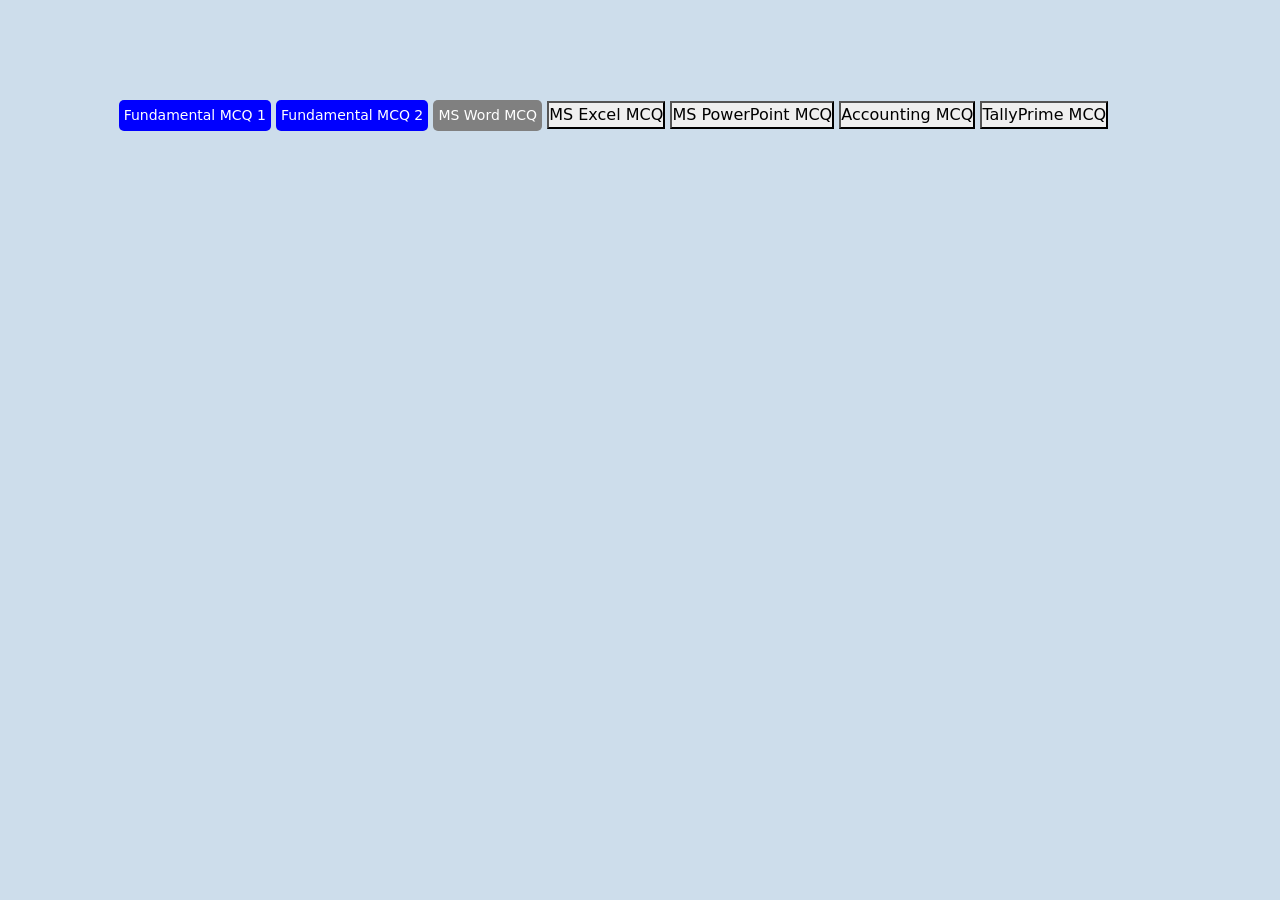
<file: test.html>
<!doctype html>
<html lang="en">
  <head>
    <!-- Required meta tags -->
    <meta charset="utf-8">
    <meta name="viewport" content="width=device-width, initial-scale=1">

    <!-- Bootstrap CSS -->
    <link href="https://cdn.jsdelivr.net/npm/bootstrap@5.0.2/dist/css/bootstrap.min.css" rel="stylesheet" integrity="sha384-EVSTQN3/azprG1Anm3QDgpJLIm9Nao0Yz1ztcQTwFspd3yD65VohhpuuCOmLASjC" crossorigin="anonymous">

    <title>Rama Computer</title>
    <link rel="stylesheet" href="style.css">
    <style>
        a{
            text-decoration: none;

        }
    </style>
  </head>
  <body>
  

    <!-- Optional JavaScript; choose one of the two! -->

    <!-- Option 1: Bootstrap Bundle with Popper -->
    <script src="https://cdn.jsdelivr.net/npm/bootstrap@5.0.2/dist/js/bootstrap.bundle.min.js" integrity="sha384-MrcW6ZMFYlzcLA8Nl+NtUVF0sA7MsXsP1UyJoMp4YLEuNSfAP+JcXn/tWtIaxVXM" crossorigin="anonymous"></script>

    <!-- Option 2: Separate Popper and Bootstrap JS -->
    <!--
    <script src="https://cdn.jsdelivr.net/npm/@popperjs/core@2.9.2/dist/umd/popper.min.js" integrity="sha384-IQsoLXl5PILFhosVNubq5LC7Qb9DXgDA9i+tQ8Zj3iwWAwPtgFTxbJ8NT4GN1R8p" crossorigin="anonymous"></script>
    <script src="https://cdn.jsdelivr.net/npm/bootstrap@5.0.2/dist/js/bootstrap.min.js" integrity="sha384-cVKIPhGWiC2Al4u+LWgxfKTRIcfu0JTxR+EQDz/bgldoEyl4H0zUF0QKbrJ0EcQF" crossorigin="anonymous"></script>
    -->

<div class="container-fluid">

    <div class="row" style="margin-top: 100px;">
        <div class="col-1"></div>
        <div class="col-10">
            <a href=""><button class="fn">Fundamental MCQ 1</button></a>
            <a href=""><button class="fn">Fundamental MCQ 2</button></a>
            <a href=""><button class="word">MS Word MCQ</button></a>
            <a href=""><button class="excel">MS Excel MCQ</button></a>
            <a href=""><button class="power">MS PowerPoint MCQ</button></a>
            <a href=""><button class="acc">Accounting MCQ</button></a>
            <a href=""><button class="tally">TallyPrime MCQ</button></a>
        </div>
        <div class="col-1"></div>
    </div>

</div>





  </body>
</html>
</file>
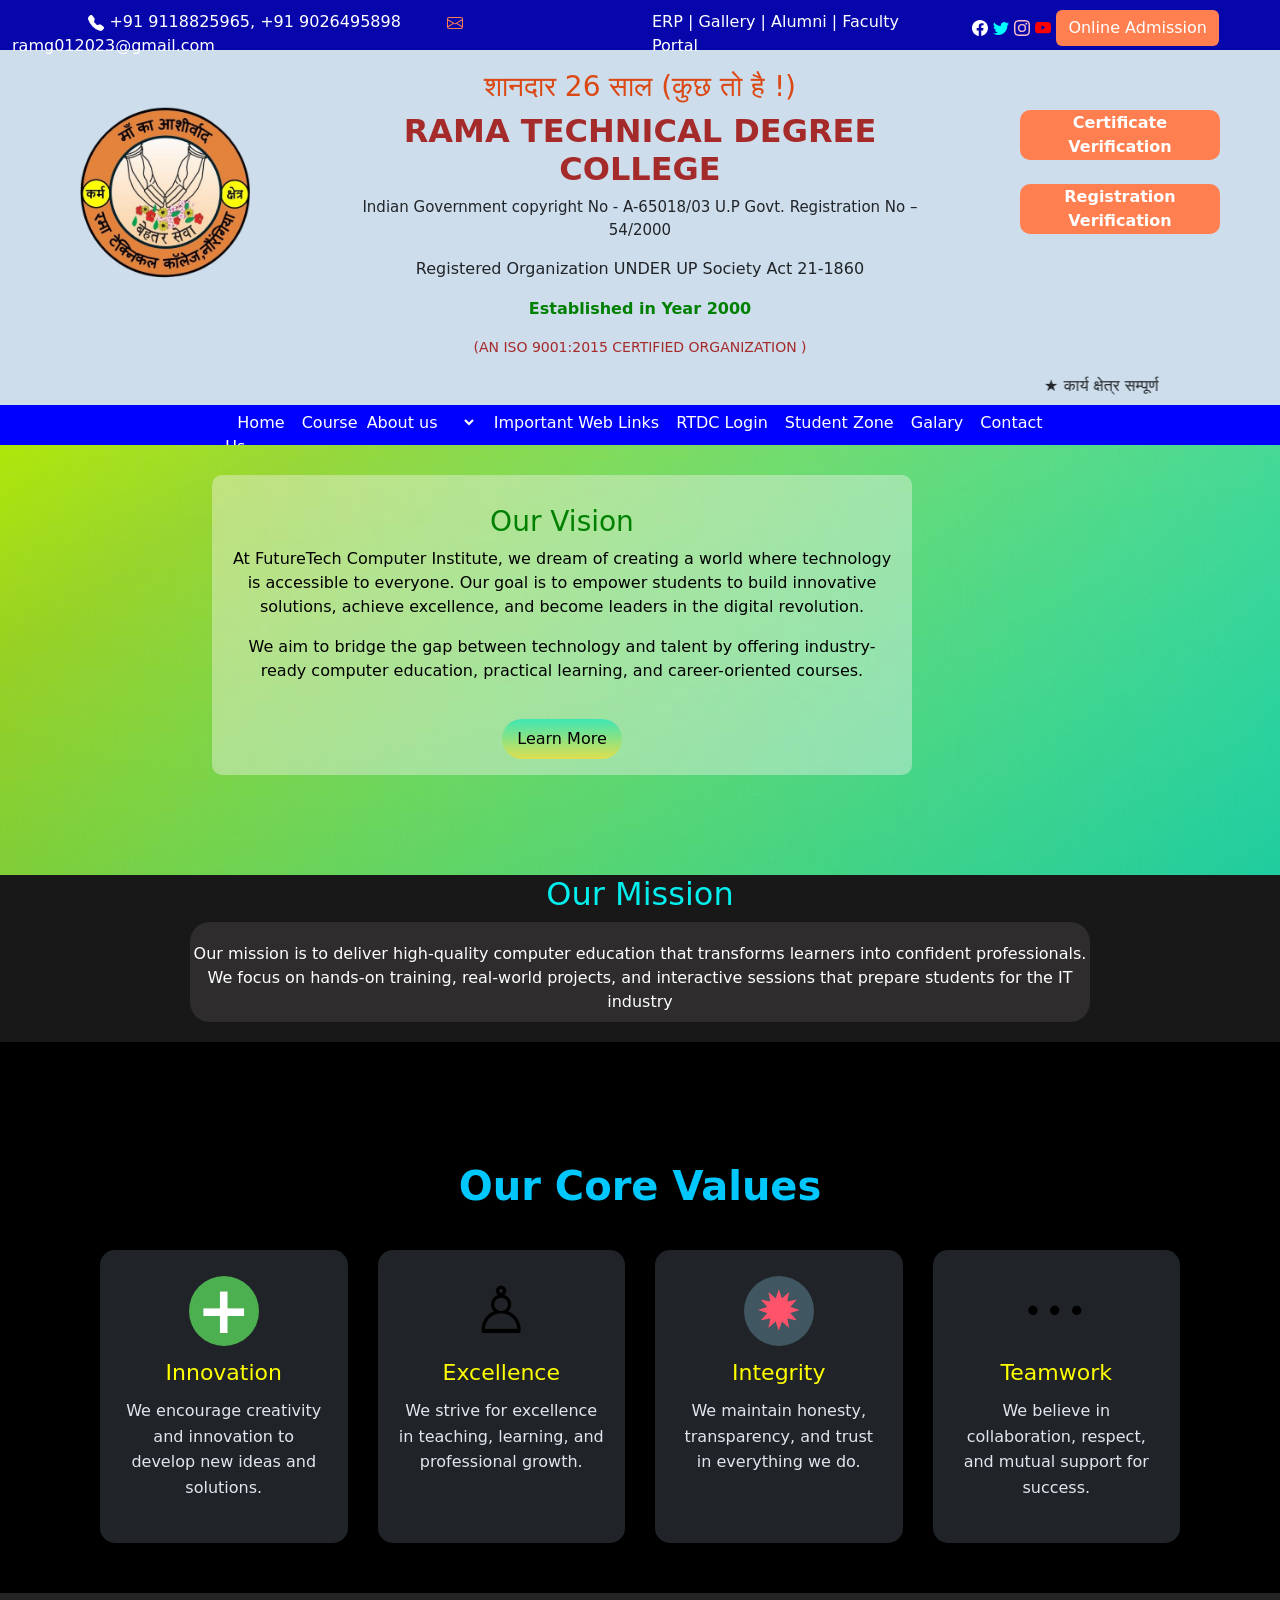
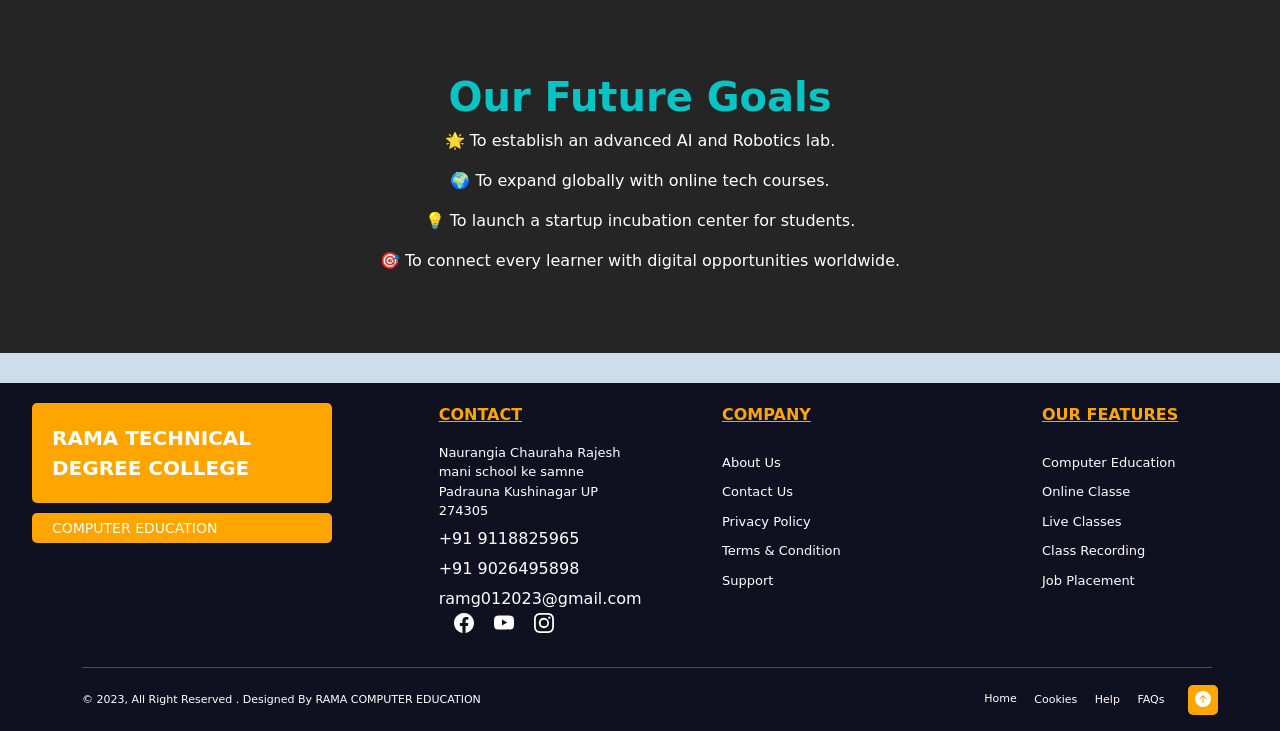
<file: vission.html>
<!doctype html>
<html lang="en">
  <head>
    <!-- Required meta tags -->
    <meta charset="utf-8">
    <meta name="viewport" content="width=device-width, initial-scale=1">

    <!-- Bootstrap CSS -->
    <link href="https://cdn.jsdelivr.net/npm/bootstrap@5.0.2/dist/css/bootstrap.min.css" rel="stylesheet" integrity="sha384-EVSTQN3/azprG1Anm3QDgpJLIm9Nao0Yz1ztcQTwFspd3yD65VohhpuuCOmLASjC" crossorigin="anonymous">

    <title>Rama Computer</title>
    <link rel="stylesheet" href="style.css">
  </head>
  <body>
  

    <!-- Optional JavaScript; choose one of the two! -->

    <!-- Option 1: Bootstrap Bundle with Popper -->
    <script src="https://cdn.jsdelivr.net/npm/bootstrap@5.0.2/dist/js/bootstrap.bundle.min.js" integrity="sha384-MrcW6ZMFYlzcLA8Nl+NtUVF0sA7MsXsP1UyJoMp4YLEuNSfAP+JcXn/tWtIaxVXM" crossorigin="anonymous"></script>

    <!-- Option 2: Separate Popper and Bootstrap JS -->
    <!--
    <script src="https://cdn.jsdelivr.net/npm/@popperjs/core@2.9.2/dist/umd/popper.min.js" integrity="sha384-IQsoLXl5PILFhosVNubq5LC7Qb9DXgDA9i+tQ8Zj3iwWAwPtgFTxbJ8NT4GN1R8p" crossorigin="anonymous"></script>
    <script src="https://cdn.jsdelivr.net/npm/bootstrap@5.0.2/dist/js/bootstrap.min.js" integrity="sha384-cVKIPhGWiC2Al4u+LWgxfKTRIcfu0JTxR+EQDz/bgldoEyl4H0zUF0QKbrJ0EcQF" crossorigin="anonymous"></script>
    -->

<div class="container-fluid">
    <div class="row" id="firstrow">
<div class="col-6">
     &nbsp; &nbsp; &nbsp; &nbsp; &nbsp; &nbsp; &nbsp; &nbsp;<svg xmlns="http://www.w3.org/2000/svg" width="16" height="16" fill="currentColor" class="bi bi-telephone-fill" viewBox="0 0 16 16">
  <path fill-rule="evenodd" d="M1.885.511a1.745 1.745 0 0 1 2.61.163L6.29 2.98c.329.423.445.974.315 1.494l-.547 2.19a.68.68 0 0 0 .178.643l2.457 2.457a.68.68 0 0 0 .644.178l2.189-.547a1.75 1.75 0 0 1 1.494.315l2.306 1.794c.829.645.905 1.87.163 2.611l-1.034 1.034c-.74.74-1.846 1.065-2.877.702a18.6 18.6 0 0 1-7.01-4.42 18.6 18.6 0 0 1-4.42-7.009c-.362-1.03-.037-2.137.703-2.877z"/>
</svg> +91 9118825965, +91 9026495898  &nbsp; &nbsp; &nbsp; &nbsp;
 <svg xmlns="http://www.w3.org/2000/svg" style="color: coral;" width="16" height="16" fill="currentColor" class="bi bi-envelope" viewBox="0 0 16 16">
  <path d="M0 4a2 2 0 0 1 2-2h12a2 2 0 0 1 2 2v8a2 2 0 0 1-2 2H2a2 2 0 0 1-2-2zm2-1a1 1 0 0 0-1 1v.217l7 4.2 7-4.2V4a1 1 0 0 0-1-1zm13 2.383-4.708 2.825L15 11.105zm-.034 6.876-5.64-3.471L8 9.583l-1.326-.795-5.64 3.47A1 1 0 0 0 2 13h12a1 1 0 0 0 .966-.741M1 11.105l4.708-2.897L1 5.383z"/>
</svg> ramg012023@gmail.com
</div>
<div class="col-3" id="col4">
    <a href="" id="col4">ERP |</a>
    <a href="" id="col4"> Gallery  |</a>
    <a href="" id="col4">Alumni  |</a>
    <a href="" id="col4"> Faculty Portal</a>
</div>
<div class="col-3">
     <a href=""><svg xmlns="http://www.w3.org/2000/svg" style="color: white;" width="16" height="16" fill="currentColor" class="bi bi-facebook" viewBox="0 0 16 16">
  <path d="M16 8.049c0-4.446-3.582-8.05-8-8.05C3.58 0-.002 3.603-.002 8.05c0 4.017 2.926 7.347 6.75 7.951v-5.625h-2.03V8.05H6.75V6.275c0-2.017 1.195-3.131 3.022-3.131.876 0 1.791.157 1.791.157v1.98h-1.009c-.993 0-1.303.621-1.303 1.258v1.51h2.218l-.354 2.326H9.25V16c3.824-.604 6.75-3.934 6.75-7.951"/>
</svg></a> 
     <a href=""><svg xmlns="http://www.w3.org/2000/svg" style="color: aqua;" width="16" height="16" fill="currentColor" class="bi bi-twitter" viewBox="0 0 16 16">
  <path d="M5.026 15c6.038 0 9.341-5.003 9.341-9.334q.002-.211-.006-.422A6.7 6.7 0 0 0 16 3.542a6.7 6.7 0 0 1-1.889.518 3.3 3.3 0 0 0 1.447-1.817 6.5 6.5 0 0 1-2.087.793A3.286 3.286 0 0 0 7.875 6.03a9.32 9.32 0 0 1-6.767-3.429 3.29 3.29 0 0 0 1.018 4.382A3.3 3.3 0 0 1 .64 6.575v.045a3.29 3.29 0 0 0 2.632 3.218 3.2 3.2 0 0 1-.865.115 3 3 0 0 1-.614-.057 3.28 3.28 0 0 0 3.067 2.277A6.6 6.6 0 0 1 .78 13.58a6 6 0 0 1-.78-.045A9.34 9.34 0 0 0 5.026 15"/>
</svg></a> 
     <a href=""><svg xmlns="http://www.w3.org/2000/svg" style="color: pink;" width="16" height="16" fill="currentColor" class="bi bi-instagram" viewBox="0 0 16 16">
  <path d="M8 0C5.829 0 5.556.01 4.703.048 3.85.088 3.269.222 2.76.42a3.9 3.9 0 0 0-1.417.923A3.9 3.9 0 0 0 .42 2.76C.222 3.268.087 3.85.048 4.7.01 5.555 0 5.827 0 8.001c0 2.172.01 2.444.048 3.297.04.852.174 1.433.372 1.942.205.526.478.972.923 1.417.444.445.89.719 1.416.923.51.198 1.09.333 1.942.372C5.555 15.99 5.827 16 8 16s2.444-.01 3.298-.048c.851-.04 1.434-.174 1.943-.372a3.9 3.9 0 0 0 1.416-.923c.445-.445.718-.891.923-1.417.197-.509.332-1.09.372-1.942C15.99 10.445 16 10.173 16 8s-.01-2.445-.048-3.299c-.04-.851-.175-1.433-.372-1.941a3.9 3.9 0 0 0-.923-1.417A3.9 3.9 0 0 0 13.24.42c-.51-.198-1.092-.333-1.943-.372C10.443.01 10.172 0 7.998 0zm-.717 1.442h.718c2.136 0 2.389.007 3.232.046.78.035 1.204.166 1.486.275.373.145.64.319.92.599s.453.546.598.92c.11.281.24.705.275 1.485.039.843.047 1.096.047 3.231s-.008 2.389-.047 3.232c-.035.78-.166 1.203-.275 1.485a2.5 2.5 0 0 1-.599.919c-.28.28-.546.453-.92.598-.28.11-.704.24-1.485.276-.843.038-1.096.047-3.232.047s-2.39-.009-3.233-.047c-.78-.036-1.203-.166-1.485-.276a2.5 2.5 0 0 1-.92-.598 2.5 2.5 0 0 1-.6-.92c-.109-.281-.24-.705-.275-1.485-.038-.843-.046-1.096-.046-3.233s.008-2.388.046-3.231c.036-.78.166-1.204.276-1.486.145-.373.319-.64.599-.92s.546-.453.92-.598c.282-.11.705-.24 1.485-.276.738-.034 1.024-.044 2.515-.045zm4.988 1.328a.96.96 0 1 0 0 1.92.96.96 0 0 0 0-1.92m-4.27 1.122a4.109 4.109 0 1 0 0 8.217 4.109 4.109 0 0 0 0-8.217m0 1.441a2.667 2.667 0 1 1 0 5.334 2.667 2.667 0 0 1 0-5.334"/>
</svg></a> 
     <a href=""><svg xmlns="http://www.w3.org/2000/svg" style="color: red;" width="16" height="16" fill="currentColor" class="bi bi-youtube" viewBox="0 0 16 16">
  <path d="M8.051 1.999h.089c.822.003 4.987.033 6.11.335a2.01 2.01 0 0 1 1.415 1.42c.101.38.172.883.22 1.402l.01.104.022.26.008.104c.065.914.073 1.77.074 1.957v.075c-.001.194-.01 1.108-.082 2.06l-.008.105-.009.104c-.05.572-.124 1.14-.235 1.558a2.01 2.01 0 0 1-1.415 1.42c-1.16.312-5.569.334-6.18.335h-.142c-.309 0-1.587-.006-2.927-.052l-.17-.006-.087-.004-.171-.007-.171-.007c-1.11-.049-2.167-.128-2.654-.26a2.01 2.01 0 0 1-1.415-1.419c-.111-.417-.185-.986-.235-1.558L.09 9.82l-.008-.104A31 31 0 0 1 0 7.68v-.123c.002-.215.01-.958.064-1.778l.007-.103.003-.052.008-.104.022-.26.01-.104c.048-.519.119-1.023.22-1.402a2.01 2.01 0 0 1 1.415-1.42c.487-.13 1.544-.21 2.654-.26l.17-.007.172-.006.086-.003.171-.007A100 100 0 0 1 7.858 2zM6.4 5.209v4.818l4.157-2.408z"/>
</svg></a> 
<button class="btn">
    Online Admission
</button>
</div>
    </div>
    
    <div class="row">

      <div class="col-3">
        <img src="img/RTDC_LOGO.png" alt="" class="img">
      </div>
      <div class="col-6" align="center" style="margin-top: 20px;">
        <h3 style="color: rgb(219, 72, 19);">शानदार 26 साल (कुछ तो है !)</h3>
        <h2 style="font-weight: bold; color: brown;">RAMA TECHNICAL DEGREE COLLEGE</h2>
        <p style="font-size: 15px;">Indian Government copyright No - A-65018/03 U.P Govt. Registration No – 54/2000</p>
        <p>
          Registered Organization UNDER UP Society Act 21-1860
        </p>
        <p style="color: green; font-weight: bolder;">
          Established in Year 2000
        </p>
        <p style="color: brown; font-size: 14px;">
          (AN ISO 9001:2015 CERTIFIED ORGANIZATION )
        </p>
      </div>
      <div class="col-3" style="margin-top: 60px;" align="center">
        <span>
          <a href="">
            <button class="bt">Certificate Verification</button>
          </a>
          <br>
          <br>
          <a href="">
            <button class="bt">
              Registration Verification
            </button>
          </a>
        </span>
      </div>
    </div>
    <div class="row">

      <div class="col-1"></div>
      <div class="col-10">
<marquee behavior="" direction="">
 ★ कार्य क्षेत्र सम्पूर्ण भारत । ★ शाखाये खोलने हेतु ऑफिस से सम्पर्क करे । ★ शाखाओ के सभी छात्र अपना रजिस्ट्रेशन ऑनलाइन चेक करे ।
</marquee>
      </div>
      <div class="col-1"></div>

    </div>

    
    <div class="row" id="four">
      <div class="col-2"></div>
      <div class="col-8" style="margin-top: 6px;">

        <a href="index.html" id="ab">Home</a>
        <a href="course.html" id="ab">Course</a>
        <select name="" id="st">
          <option value=""><a href="" id="ab">About us</a></option>
          <option value="">Our Vission</option>
          <option value="">Our Mission</option>
          <option value="">Team</option>
        </select>
        <a href="" id="ab">Important Web Links</a>
        <a href="" id="ab">RTDC Login</a>
        <a href="" id="ab">Student Zone</a>
        <a href="" id="ab">Galary</a>
        <a href="" id="ab">Contact Us</a>

      </div>
      <div class="col-2">
      </div>

    </div>

<div class="row">
    <div class="col" style="background-image: url(img/background.jpg); color: black;">
       <div class="imgg">
       <div class="vision">
        <h3 style="color: green; padding-top: 10px;">Our Vision</h3>
        <p>
            At FutureTech Computer Institute, we dream of creating a world where technology is accessible to everyone. Our goal is to empower students to build innovative solutions, achieve excellence, and become leaders in the digital revolution.
        </p>
        <p>
            We aim to bridge the gap between technology and talent by offering industry-ready computer education, practical learning, and career-oriented courses.
        </p>
        <button class="learn">Learn More</button>

       </div>
       </div>
    </div>
</div>
<div class="row" style="background-color: rgb(24, 24, 24);">
    <div class="col" align="center">
        <h2 style="color: rgb(5, 238, 238);">
            Our Mission
        </h2>
        <div class="text">
            Our mission is to deliver high-quality computer education that transforms learners into confident professionals. We focus on hands-on training, real-world projects, and interactive sessions that prepare students for the IT industry
        </div>
    </div>
</div>
<div class="row" style="background-color: black;">
  <div class="col">
    <section class="core-values">
        <h1>Our Core Values</h1>

        <div class="values-container">

            <!-- Innovation Card -->
            <div class="value-card active">
                <div class="icon innovation">+</div>
                <h2>Innovation</h2>
                <p>
                    We encourage creativity and innovation
                    to develop new ideas and solutions.
                </p>
            </div>

            <!-- Excellence Card -->
            <div class="value-card">
                <div class="icon excellence">♙</div>
                <h2>Excellence</h2>
                <p>
                    We strive for excellence in teaching,
                    learning, and professional growth.
                </p>
            </div>

            <!-- Integrity Card -->
            <div class="value-card">
                <div class="icon integrity">✹</div>
                <h2>Integrity</h2>
                <p>
                    We maintain honesty, transparency,
                    and trust in everything we do.
                </p>
            </div>

            <!-- Teamwork Card -->
            <div class="value-card">
                <div class="icon teamwork">•••</div>
                <h2>Teamwork</h2>
                <p>
                    We believe in collaboration, respect,
                    and mutual support for success.
                </p>
            </div>

        </div>
    </section>
  </div>
</div>
<div class="row" style="background-color: rgb(38, 37, 37); padding-top: 80px; color: white;">
  <div class="col" align="center">
    <h1 style="font-weight: bold; color: rgb(9, 196, 196);">Our Future Goals</h1>
    <p>🌟 To establish an advanced AI and Robotics lab.</p>
    <p>🌍 To expand globally with online tech courses.</p>
    <p>💡 To launch a startup incubation center for students.</p>
    <p style="margin-bottom: 80px;">🎯 To connect every learner with digital opportunities worldwide.</p>
  </div>
</div>

<!--Footer Section-->


<footer>
  <div class="row" style="background-color: rgb(16, 17, 32); margin-top: 30px; ">
    <div class="col-4">
      <div class="con">
        RAMA TECHNICAL DEGREE COLLEGE
      </div>
      <p class="ce">
        COMPUTER EDUCATION
      </p>
    </div>
    <div class="col-2">
      <p class="cn">
        CONTACT
      </p>
      <p style="color: white; font-size: 13px; ">
        Naurangia Chauraha Rajesh mani school ke samne
        <br>
        Padrauna Kushinagar UP 274305
      <p style="margin-top: -10px; color: white;">+91 9118825965</p>
       <p style="margin-top: -10px; color: white;"> +91 9026495898</p>
    
      <p style="margin-top: -10px; color: white;"> ramg012023@gmail.com
        <br>
        <a href="" class="iconn"><svg xmlns="http://www.w3.org/2000/svg" width="20" height="20" fill="currentColor" class="bi bi-facebook" viewBox="0 0 16 16">
  <path d="M16 8.049c0-4.446-3.582-8.05-8-8.05C3.58 0-.002 3.603-.002 8.05c0 4.017 2.926 7.347 6.75 7.951v-5.625h-2.03V8.05H6.75V6.275c0-2.017 1.195-3.131 3.022-3.131.876 0 1.791.157 1.791.157v1.98h-1.009c-.993 0-1.303.621-1.303 1.258v1.51h2.218l-.354 2.326H9.25V16c3.824-.604 6.75-3.934 6.75-7.951"/>
</svg></a>
        <a href="" class="iconn">
          <svg xmlns="http://www.w3.org/2000/svg" width="20" height="20" fill="currentColor" class="bi bi-youtube" viewBox="0 0 16 16">
  <path d="M8.051 1.999h.089c.822.003 4.987.033 6.11.335a2.01 2.01 0 0 1 1.415 1.42c.101.38.172.883.22 1.402l.01.104.022.26.008.104c.065.914.073 1.77.074 1.957v.075c-.001.194-.01 1.108-.082 2.06l-.008.105-.009.104c-.05.572-.124 1.14-.235 1.558a2.01 2.01 0 0 1-1.415 1.42c-1.16.312-5.569.334-6.18.335h-.142c-.309 0-1.587-.006-2.927-.052l-.17-.006-.087-.004-.171-.007-.171-.007c-1.11-.049-2.167-.128-2.654-.26a2.01 2.01 0 0 1-1.415-1.419c-.111-.417-.185-.986-.235-1.558L.09 9.82l-.008-.104A31 31 0 0 1 0 7.68v-.123c.002-.215.01-.958.064-1.778l.007-.103.003-.052.008-.104.022-.26.01-.104c.048-.519.119-1.023.22-1.402a2.01 2.01 0 0 1 1.415-1.42c.487-.13 1.544-.21 2.654-.26l.17-.007.172-.006.086-.003.171-.007A100 100 0 0 1 7.858 2zM6.4 5.209v4.818l4.157-2.408z"/>
</svg>
        </a>
        <a href="" class="iconn"><svg xmlns="http://www.w3.org/2000/svg" width="20" height="20" fill="currentColor" class="bi bi-instagram" viewBox="0 0 16 16">
  <path d="M8 0C5.829 0 5.556.01 4.703.048 3.85.088 3.269.222 2.76.42a3.9 3.9 0 0 0-1.417.923A3.9 3.9 0 0 0 .42 2.76C.222 3.268.087 3.85.048 4.7.01 5.555 0 5.827 0 8.001c0 2.172.01 2.444.048 3.297.04.852.174 1.433.372 1.942.205.526.478.972.923 1.417.444.445.89.719 1.416.923.51.198 1.09.333 1.942.372C5.555 15.99 5.827 16 8 16s2.444-.01 3.298-.048c.851-.04 1.434-.174 1.943-.372a3.9 3.9 0 0 0 1.416-.923c.445-.445.718-.891.923-1.417.197-.509.332-1.09.372-1.942C15.99 10.445 16 10.173 16 8s-.01-2.445-.048-3.299c-.04-.851-.175-1.433-.372-1.941a3.9 3.9 0 0 0-.923-1.417A3.9 3.9 0 0 0 13.24.42c-.51-.198-1.092-.333-1.943-.372C10.443.01 10.172 0 7.998 0zm-.717 1.442h.718c2.136 0 2.389.007 3.232.046.78.035 1.204.166 1.486.275.373.145.64.319.92.599s.453.546.598.92c.11.281.24.705.275 1.485.039.843.047 1.096.047 3.231s-.008 2.389-.047 3.232c-.035.78-.166 1.203-.275 1.485a2.5 2.5 0 0 1-.599.919c-.28.28-.546.453-.92.598-.28.11-.704.24-1.485.276-.843.038-1.096.047-3.232.047s-2.39-.009-3.233-.047c-.78-.036-1.203-.166-1.485-.276a2.5 2.5 0 0 1-.92-.598 2.5 2.5 0 0 1-.6-.92c-.109-.281-.24-.705-.275-1.485-.038-.843-.046-1.096-.046-3.233s.008-2.388.046-3.231c.036-.78.166-1.204.276-1.486.145-.373.319-.64.599-.92s.546-.453.92-.598c.282-.11.705-.24 1.485-.276.738-.034 1.024-.044 2.515-.045zm4.988 1.328a.96.96 0 1 0 0 1.92.96.96 0 0 0 0-1.92m-4.27 1.122a4.109 4.109 0 1 0 0 8.217 4.109 4.109 0 0 0 0-8.217m0 1.441a2.667 2.667 0 1 1 0 5.334 2.667 2.667 0 0 1 0-5.334"/>
</svg></a>
</p>
      </p>


    </div>
    <div class="col-3">
<p style="color: orange; font-weight: bold; margin-top: 20px; text-decoration: underline; margin-left: 70px;">COMPANY</p>
<a href="" class="co">About Us</a>
<a href="" class="co">Contact Us</a>
<a href="" class="co">Privacy Policy</a>
<a href="" class="co">Terms & Condition</a>
<a href="" class="co">Support</a>
    </div>
    <div class="col-3">
<p style="color: orange; font-weight: bold; margin-top: 20px; text-decoration: underline; margin-left: 70px;">OUR FEATURES</p>
<a href="" class="co">Computer Education</a>
<a href="" class="co">Online Classe</a>
<a href="" class="co">Live Classes</a>
<a href="" class="co">Class Recording</a>
<a href="" class="co">Job Placement</a>
    </div>
<div class="hr">
  <hr style="color: white; height: 2px; width: 90%; margin-left: 70px;">
  <p style="margin-left: 70px; color: white; font-size: 11px;">
    © 2023, All Right Reserved . Designed By RAMA COMPUTER EDUCATION
   <a href="" style="margin-left: 500px; text-decoration: none; color: white;">Home </a>
   &nbsp;   &nbsp; 
   <a href="" style=" text-decoration: none; color: white;">Cookies</a>
   &nbsp;   &nbsp; 
   <a href="" style=" text-decoration: none; color: white;">Help </a>
    &nbsp;   &nbsp; 
   <a href="" style=" text-decoration: none; color: white;">FAQs </a>
   <a href="">
    <button style="background-color: orange; color: white; height: 30px; width: 30px; border: none; border-radius: 5px; margin-left: 20px;"><svg xmlns="http://www.w3.org/2000/svg" width="16" height="16" fill="currentColor" class="bi bi-arrow-up-circle-fill" viewBox="0 0 16 16">
  <path d="M16 8A8 8 0 1 0 0 8a8 8 0 0 0 16 0m-7.5 3.5a.5.5 0 0 1-1 0V5.707L5.354 7.854a.5.5 0 1 1-.708-.708l3-3a.5.5 0 0 1 .708 0l3 3a.5.5 0 0 1-.708.708L8.5 5.707z"/>
</svg></button>
   </a>
  </p>
  
  </p>
</div>

  </div>

</footer>

</div>




  </body>
</html>
</file>
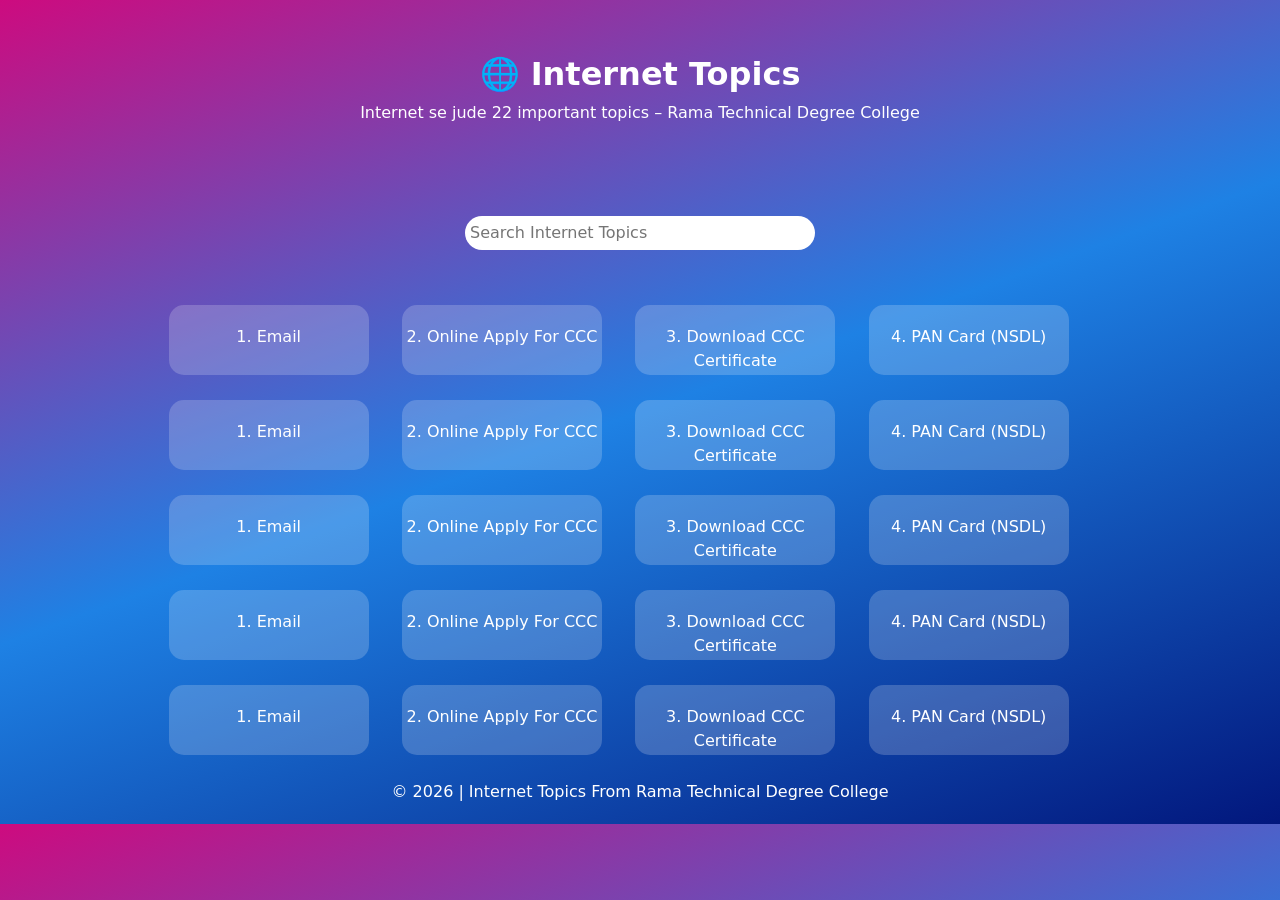
<file: weblink.html>
<!doctype html>
<html lang="en">
  <head>
    <!-- Required meta tags -->
    <meta charset="utf-8">
    <meta name="viewport" content="width=device-width, initial-scale=1">

    <!-- Bootstrap CSS -->
    <link href="https://cdn.jsdelivr.net/npm/bootstrap@5.0.2/dist/css/bootstrap.min.css" rel="stylesheet" integrity="sha384-EVSTQN3/azprG1Anm3QDgpJLIm9Nao0Yz1ztcQTwFspd3yD65VohhpuuCOmLASjC" crossorigin="anonymous">

    <title>Rama Computer</title>
    <link rel="stylesheet" href="style.css">
    <style>
        .row{
            margin-top: 25px;
        }
    </style>
  </head>
  <body style="background: linear-gradient(160deg,rgb(205, 11, 127), rgb(30, 129, 228), rgb(2, 23, 125)); width: 100%; height: 100%;">
  

    <!-- Optional JavaScript; choose one of the two! -->

    <!-- Option 1: Bootstrap Bundle with Popper -->
    <script src="https://cdn.jsdelivr.net/npm/bootstrap@5.0.2/dist/js/bootstrap.bundle.min.js" integrity="sha384-MrcW6ZMFYlzcLA8Nl+NtUVF0sA7MsXsP1UyJoMp4YLEuNSfAP+JcXn/tWtIaxVXM" crossorigin="anonymous"></script>
<div class="container-fluid">
    <div class="row">
<div class="col" align="center">
    <h2 style="color: white; margin-top: 30px; font-weight: bold;" >🌐 Internet Topics</h2>
    <p style="color: white;">
        Internet se jude 22 important topics – Rama Technical Degree College
    </p>
</div>
    </div>
<div class="row">
    <div class="col" align="center">
        <input type="search" placeholder="Search Internet Topics" class="inp">
    </div>
</div>

<div class="row">
    <div class="col-1"></div>
    <div class="col-2" style="margin-left: 50px;">
        <div class="web">
            <a href="https://mail.google.com/mail/u/0/" class="wb" >1. Email</a>
        </div>
    </div>
    <div class="col-2" style="margin-left: 20px;">
         <div class="web">
            <a href="https://student.nielit.gov.in/" style="text-decoration: none; color: white;">2. Online Apply For CCC</a>
        </div>
    </div>
    <div class="col-2" style="margin-left: 20px;">
 <div class="web">
            <a href="" style="text-decoration: none; color: white;">3. Download CCC Certificate</a>
        </div>
    </div>
    <div class="col-2" style="margin-left: 20px;">
 <div class="web">
            <a href="" style="text-decoration: none; color: white;">4. PAN Card (NSDL)</a>
        </div>
    </div>
    <div class="col-2"></div>
</div>
<div class="row">
    <div class="col-1"></div>
    <div class="col-2" style="margin-left: 50px;">
        <div class="web">
            <a href="" class="wb" ><span class="bn">1. Email</span></a>
        </div>
    </div>
    <div class="col-2" style="margin-left: 20px;">
         <div class="web">
            <a href="" style="text-decoration: none; color: white;">2. Online Apply For CCC</a>
        </div>
    </div>
    <div class="col-2" style="margin-left: 20px;">
 <div class="web">
            <a href="" style="text-decoration: none; color: white;">3. Download CCC Certificate</a>
        </div>
    </div>
    <div class="col-2" style="margin-left: 20px;">
 <div class="web">
            <a href="" style="text-decoration: none; color: white;">4. PAN Card (NSDL)</a>
        </div>
    </div>
    <div class="col-2"></div>
</div>
<div class="row">
    <div class="col-1"></div>
    <div class="col-2" style="margin-left: 50px;">
        <div class="web">
            <a href="" class="wb" ><span class="bn">1. Email</span></a>
        </div>
    </div>
    <div class="col-2" style="margin-left: 20px;">
         <div class="web">
            <a href="" style="text-decoration: none; color: white;">2. Online Apply For CCC</a>
        </div>
    </div>
    <div class="col-2" style="margin-left: 20px;">
 <div class="web">
            <a href="" style="text-decoration: none; color: white;">3. Download CCC Certificate</a>
        </div>
    </div>
    <div class="col-2" style="margin-left: 20px;">
 <div class="web">
            <a href="" style="text-decoration: none; color: white;">4. PAN Card (NSDL)</a>
        </div>
    </div>
    <div class="col-2"></div>
</div>

<div class="row">
    <div class="col-1"></div>
    <div class="col-2" style="margin-left: 50px;">
        <div class="web">
            <a href="" class="wb" ><span class="bn">1. Email</span></a>
        </div>
    </div>
    <div class="col-2" style="margin-left: 20px;">
         <div class="web">
            <a href="" style="text-decoration: none; color: white;">2. Online Apply For CCC</a>
        </div>
    </div>
    <div class="col-2" style="margin-left: 20px;">
 <div class="web">
            <a href="" style="text-decoration: none; color: white;">3. Download CCC Certificate</a>
        </div>
    </div>
    <div class="col-2" style="margin-left: 20px;">
 <div class="web">
            <a href="" style="text-decoration: none; color: white;">4. PAN Card (NSDL)</a>
        </div>
    </div>
    <div class="col-2"></div>
</div>

<div class="row">
    <div class="col-1"></div>
    <div class="col-2" style="margin-left: 50px;">
        <div class="web">
            <a href="" class="wb" ><span class="bn">1. Email</span></a>
        </div>
    </div>
    <div class="col-2" style="margin-left: 20px;">
         <div class="web">
            <a href="" style="text-decoration: none; color: white;">2. Online Apply For CCC</a>
        </div>
    </div>
    <div class="col-2" style="margin-left: 20px;">
 <div class="web">
            <a href="" style="text-decoration: none; color: white;">3. Download CCC Certificate</a>
        </div>
    </div>
    <div class="col-2" style="margin-left: 20px;">
 <div class="web">
            <a href="" style="text-decoration: none; color: white;">4. PAN Card (NSDL)</a>
        </div>
    </div>
    <div class="col-2"></div>
</div>
<div class="row">
    <div class="col" style="color: white; text-align: center; margin-bottom: 20px;">
        © 2026 | Internet Topics From Rama Technical Degree College
    </div>
</div>




</div>

  </body>
</html>
</file>
<file: style.css>
body{
    background-color: rgb(205, 221, 235);
}
#firstrow{
    background-color: rgb(6, 6, 171);
    height: 50px;
    color: white;
    padding-top: 10px;
}
#col4{
    text-decoration: none;
    color: white;
}
.btn{
    border: none;
    background-color: coral;
    color: white;
}
.img{
    width: 200px;
    margin-top: 50px;
    margin-left: 50px;
}
.bt{
    border: none;
    width: 200px;
    height: 50px;
    background-color: coral;
    color: white;
    font-weight: bold;
    border-radius: 10px;
}
.bt:hover{
    background-color: rgb(218, 82, 32);
}
#four{
    height: 40px;
    background-color: blue;
}
#ab{
    text-decoration: none;
    color: white;
    margin-top: 15px;
    margin-left: 12px;
}
#st{
    background-color: blue;
    border: none;
    color: white;
}
.d{
    width: 160px;
    height: 140px;
    border: none;
    background-color: white;
    border-radius: 10px;
    box-shadow: 5px 5px 15px gainsboro;
    text-align: center;
    margin-top: 30px;
    padding-top: 30px;
    display: block;
}
.sp{
    font-size: 25px;
    color: coral;
    font-weight: bold;
    
}
.box{
    display: flex;
    gap: 40px;
}
.exp{
    width: 150px;
    height: 50px;
    background-color: coral;
    color: white;
    margin-top: 60px;
    border: none;
    border-radius: 10px;
}
.exp:hover{
    background-color: rgb(205, 69, 20);
}
.im{
    width: 150px;
    height: 220px;
}
.imm{
    width: 170px;
    height: 240px;
   
}
.imm:hover{
    transform: scale(1.1);
    transition: 1s;
}
.im:hover{
    transform: scale(1.1);
    transition: 1s;
}
.ft{
    width: 280px;
    height: 220px;
    background-color: white;
    padding: 20px;
    text-align: center;
    border-radius: 10px;
}
.ft:hover{
    background-color: coral;
    cursor: pointer;
    transform: rotate(360deg);
    transition: 1s;
}
.con{
    background-color: orange;
    color: white;
    font-size: 20px;
    margin-top: 20px;
    margin-left: 20px;
    padding: 20px;
    font-weight: bold;
    border-radius: 5px;
    padding-right: 80px;
    width: 300px;
}
.ce{
    background-color: orange;
    color: white;
    width: 300px;
    border-radius: 5px;
    height: 30px;
    font-size: 14px;
    margin-left: 20px;
    margin-top: 10px;
    padding: 5px;
    padding-left: 20px;
}
.cn{
    color: orange;
    text-decoration: underline;
    padding-top: 20px;
    font-weight: bold;
}
.iconn{
    text-decoration: none;
    margin-left: 15px;
    margin-top: 20px;
    color: white;
}
.co{
    text-decoration: none;
    display: block;
    color: white;
    font-size: 13px;
    padding-top: 10px;
    margin-left: 70px;
}
.co:hover{
    color: orange;
}
.dfa{
    background-color: white;
    border-radius: 10px;
    margin-top: 20px;
}
.dfa:hover{
    transform: scale(1.1);
    transition: 0.5s;
}
.vision{
    width: 700px;
    height: 300px;
    background-color: rgb(247, 242, 242,40%);
    margin-left: 200px;
    margin-top: 30px;
    border-radius: 10px;
    text-align: center;
    padding: 20px;
}
.imgg{
    height: 400px;
}
.learn{
    margin-top: 20px;
    border: none;
    background: linear-gradient(rgb(62, 230, 180),rgb(223, 223, 79));
    height: 40px;
    width: 120px;
    border-radius: 20px;
    transition: 0.5s;
}
.learn:hover{
    transform: scale(1.1);
    
    box-shadow: 0px 0px 20px rgb(32, 154, 117);
}
.text{
    background-color: rgb(46, 44, 44);
    color: white;
    width: 900px;
    height: 100px;
    padding-top: 20px;
    margin-bottom: 20px;
    border-radius: 20px;
}

* {
    margin: 0;
    padding: 0;
    box-sizing: border-box;
}

.core-values {
    width: 100%;
    min-height: 550px;
    padding: 120px 5% 50px;
    display: flex;
    flex-direction: column;
    align-items: center;
}

.core-values h1 {
    color: #00c8ff;
    font-size: 40px;
    font-weight: 700;
    text-align: center;
    margin-bottom: 40px;
}

.values-container {
    width: 100%;
    max-width: 1080px;
    display: grid;
    grid-template-columns: repeat(4, 1fr);
    gap: 30px;
}

.value-card {
    background: #202428;
    min-height: 265px;
    padding: 25px 20px;
    border-radius: 15px;
    text-align: center;
    display: flex;
    flex-direction: column;
    align-items: center;
    justify-content: flex-start;
    transition: 0.3s ease;
    border: 1px solid transparent;
}
.value-card:hover {
    transform: translateY(-5px);
    border-color: #00c8ff;
    box-shadow: 0 0 22px rgba(0, 191, 255, 0.5);
}

.icon {
    height: 70px;
    width: 70px;
    margin-bottom: 14px;
    display: flex;
    align-items: center;
    justify-content: center;
    font-size: 55px;
}

.innovation {
    background: #4caf50;
    color: white;
    border-radius: 50%;
    font-size: 65px;
    font-weight: bold;
    line-height: 1;
}

.excellence {
    color: #000;
    font-size: 65px;
}

.integrity {
    background: #405660;
    color: #ff526b;
    border-radius: 50%;
    font-size: 55px;
}

.teamwork {
    color: #000;
    font-size: 32px;
    letter-spacing: 3px;
}

.value-card h2 {
    color: #ffff00;
    font-size: 22px;
    font-weight: 500;
    margin-bottom: 12px;
}

.value-card p {
    color: #e2e6ec;
    font-size: 16px;
    line-height: 1.6;
    text-align: center;
}

/* Tablet */
@media (max-width: 900px) {
    .core-values {
        padding-top: 70px;
    }

    .values-container {
        grid-template-columns: repeat(2, 1fr);
        gap: 20px;
    }

    .core-values h1 {
        font-size: 34px;
    }
}

/* Mobile */
@media (max-width: 500px) {
    .core-values {
        padding: 50px 20px;
    }

    .core-values h1 {
        font-size: 29px;
        margin-bottom: 30px;
    }

    .values-container {
        grid-template-columns: 1fr;
        gap: 22px;
    }

    .value-card {
        min-height: 250px;
        padding: 25px;
    }
}
.pappu{
    background-color: white;
    height: 400px;
    width: 250px;
    margin: 20px;
    border-radius: 20px;
    transition: 0.5s ease;
}
.sir{
    border-radius: 50%;
    border: 5px solid rgb(19, 154, 207);
    width: 170px;
    height: 170px;
    margin-top: 20px;
}
.pappu:hover{
transform: scale(1.1);
box-shadow: 0px 0px 20px black;
}

.inp{
    width: 350px;
    padding: 5px;
    border-radius: 20px;
    border: none;
    margin-top: 50px;
    margin-bottom: 30px;
}
.web{
    width: 200px;
    height: 70px;
    background-color:  rgb(250, 247, 247,20%);
    text-align: center;
    border-radius: 15px;
    padding-top: 20px;
    transition: 0.5s ease;
}

.web:hover{
    background-color: white;
    color: black;
    transform: scalex(1.1);
}
.log{
    height: 600px;
    width: 600px;
    background-color: white;
    margin-top: 30px;
    border-radius: 20px;
    box-shadow: 0px 0px 20px rgb(157, 154, 154);
    border: none;
    padding: 20px;
}
.web a{
    text-decoration: none;
    color: white;
}
.web:hover a{
    color: black;
}
.sl{
    padding-top: 20px;
    padding-left: 20px;
    font-weight: bolder;
    color: #000;
    font-size: 20px;
}
.fn{
    background-color: blue;
    color: white;
    border: none;
    border-radius: 5px;
    padding: 5px;
    font-size: 14px;
}
.fn:hover{
    background-color: rgb(5, 5, 134);
}
.word{
    background-color: gray;
    color: white;
    border: none;
    border-radius: 5px;
    padding: 5px;
    font-size: 14px;

}
.word:hover{
    background-color: rgb(56, 49, 49);
}
</file>
